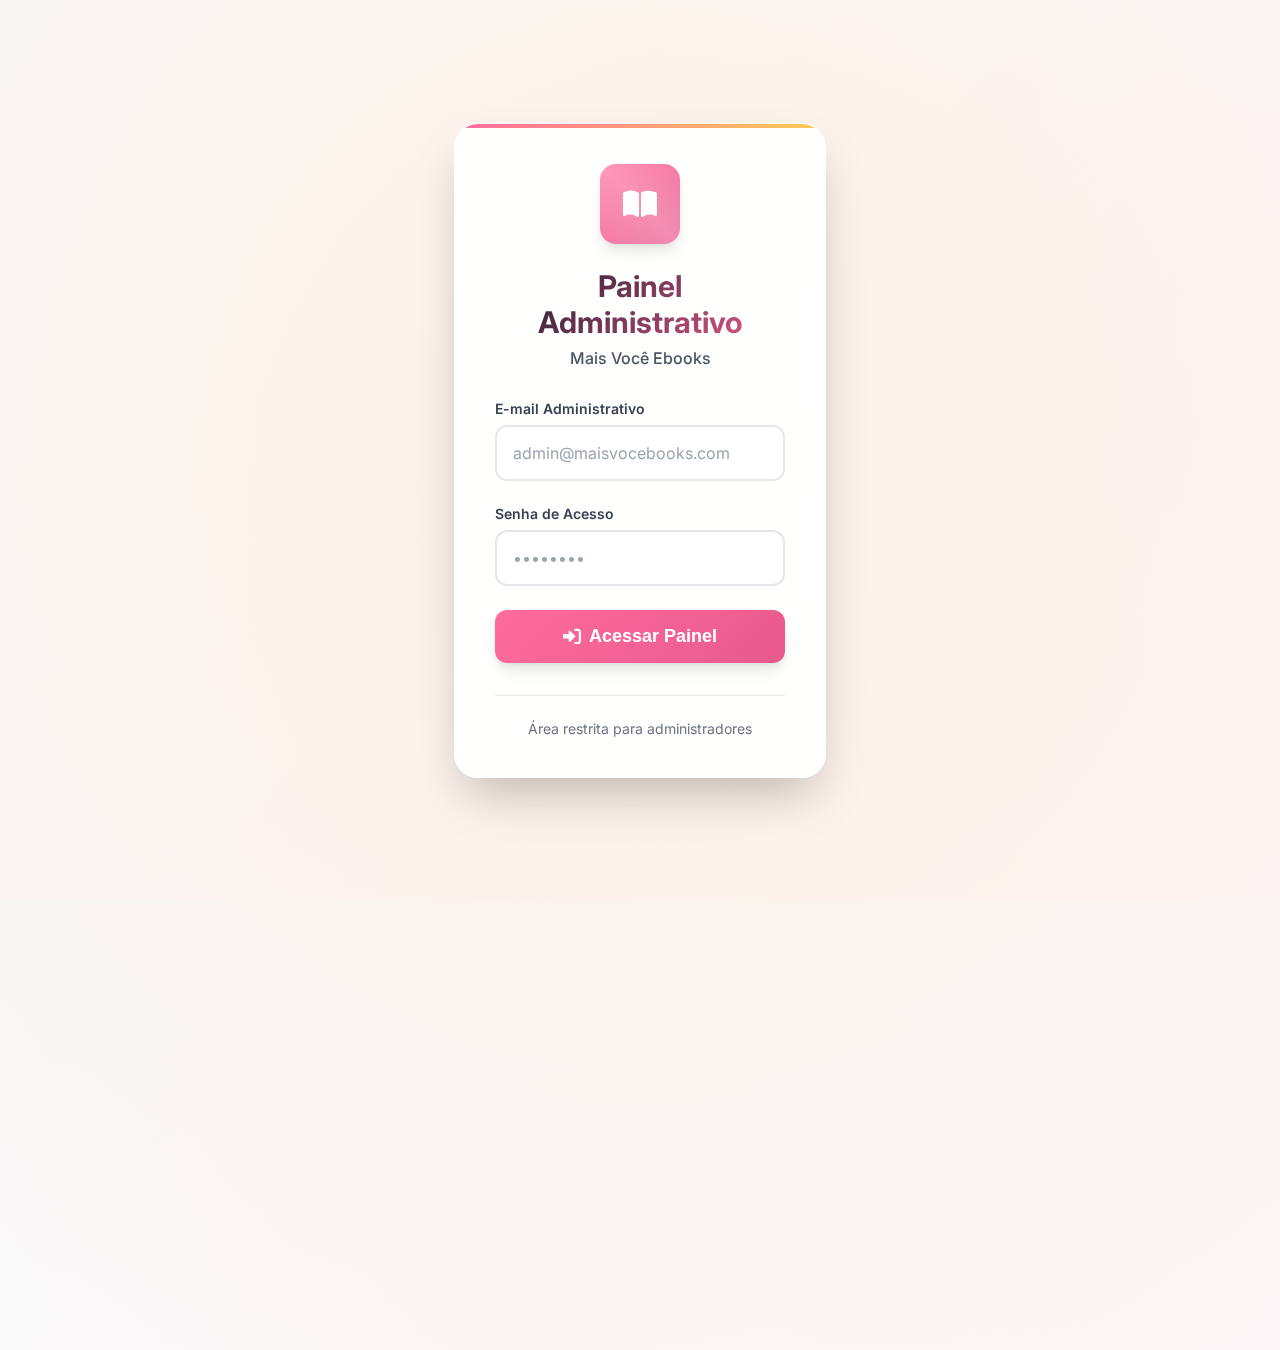
<file: admin/index.html>
<!DOCTYPE html>
<html lang="pt-BR">
<head>
    <meta charset="UTF-8">
    <meta name="viewport" content="width=device-width, initial-scale=1.0">
    <title>Redirecionando...</title>
    <script>
        // Redirecionar para a página de login
        window.location.href = 'login.html';
    </script>
</head>
<body>
    <p>Redirecionando para o login...</p>
</body>
</html>
</file>
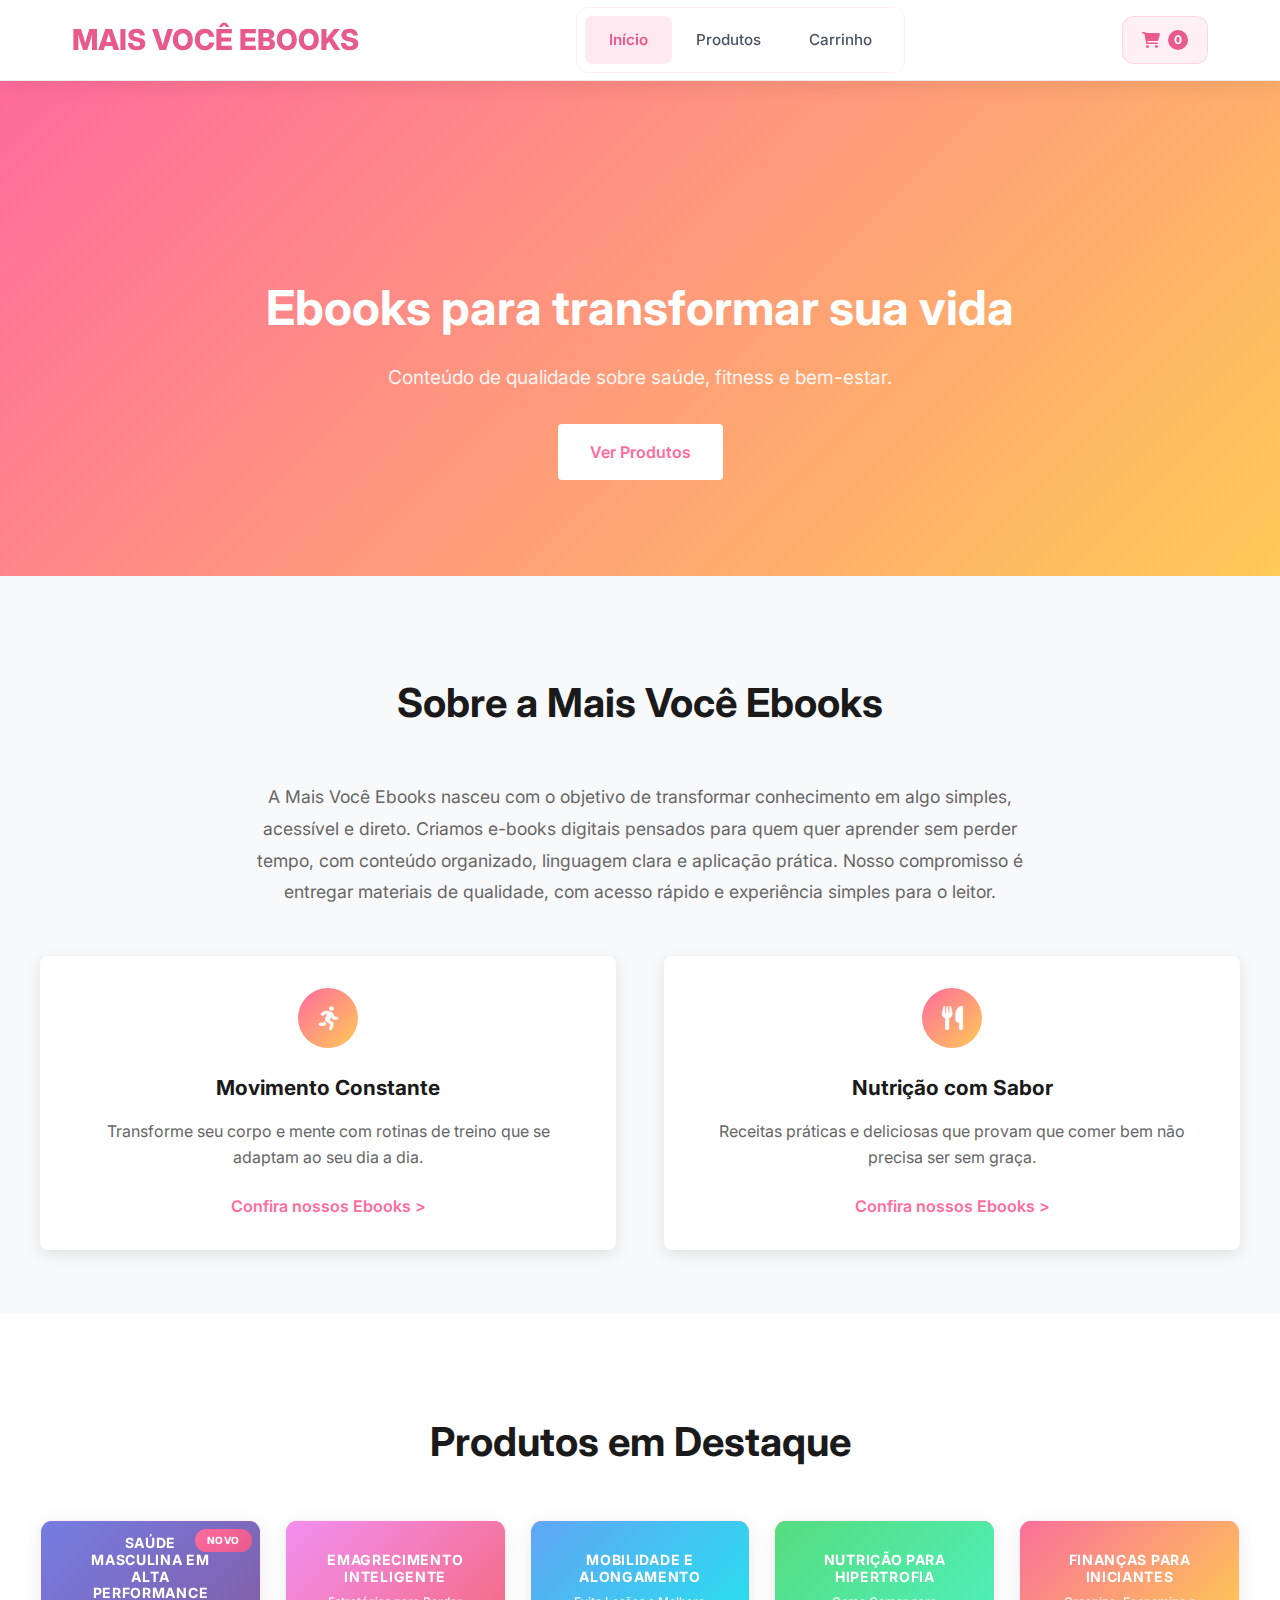
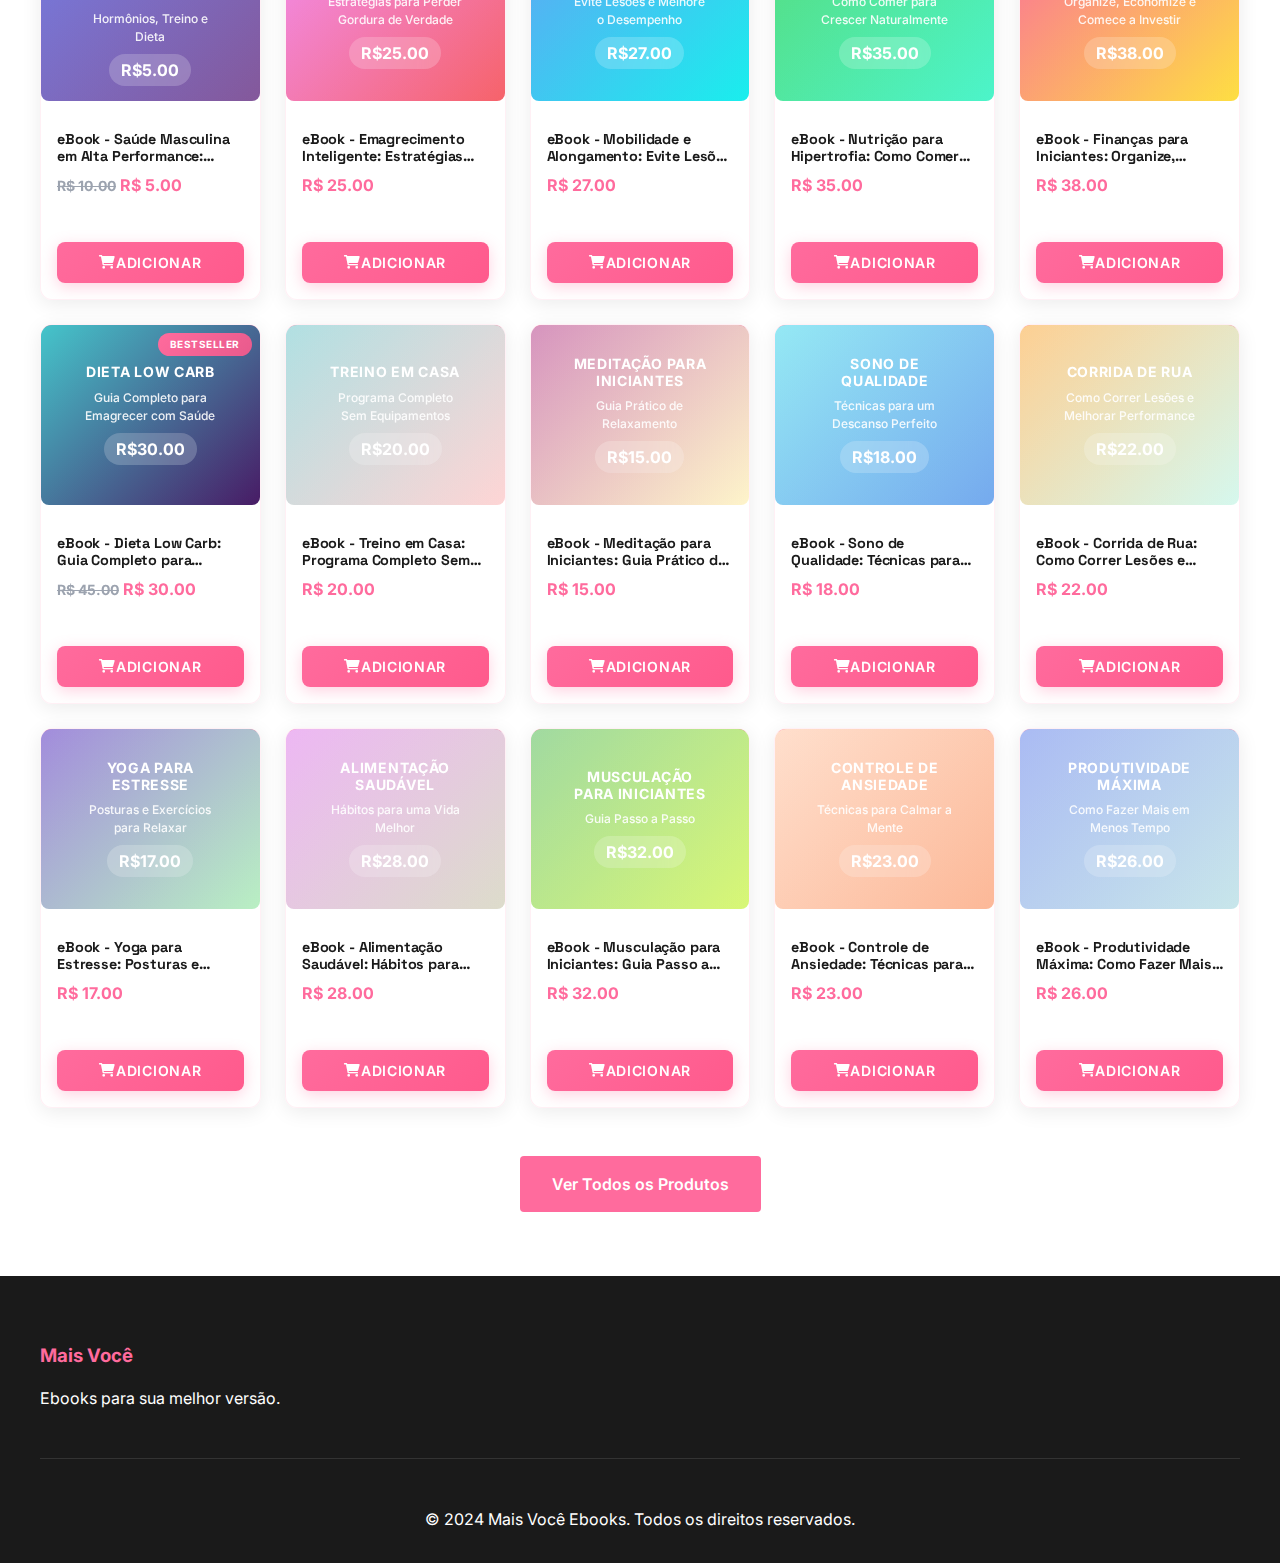
<file: public/index.html>
<!DOCTYPE html>
<html lang="pt-BR">
<head>
    <meta charset="UTF-8">
    <meta name="viewport" content="width=device-width, initial-scale=1.0">
    <title>Mais Você Ebooks</title>
    <link rel="stylesheet" href="styles/design-system.css">
    <link rel="stylesheet" href="styles/styles.css">
    <link href="https://fonts.googleapis.com/css2?family=Inter:wght@400;500;600;700&display=swap" rel="stylesheet">
    <link rel="stylesheet" href="https://cdnjs.cloudflare.com/ajax/libs/font-awesome/6.0.0/css/all.min.css">
    <meta http-equiv="Cache-Control" content="no-cache, no-store, must-revalidate">
    <meta http-equiv="Pragma" content="no-cache">
    <meta http-equiv="Expires" content="0">
</head>
<body>
    <!-- Header -->
    <header class="header">
        <nav class="nav">
            <div class="nav-container">
                <div class="nav-logo">
                    <a href="index.html" class="nav-logo-link">MAIS VOCÊ EBOOKS</a>
                </div>
                <ul class="nav-menu">
                    <li class="nav-item">
                        <a href="index.html" class="nav-link active">Início</a>
                    </li>
                    <li class="nav-item">
                        <a href="produtos.html" class="nav-link">Produtos</a>
                    </li>
                    <li class="nav-item">
                        <a href="carrinho.html" class="nav-link">Carrinho</a>
                    </li>
                </ul>
                <div class="nav-cart">
                    <a href="carrinho.html" class="cart-link">
                        <i class="fas fa-shopping-cart"></i>
                        <span class="cart-count">0</span>
                    </a>
                </div>
            </div>
        </nav>
    </header>

    <!-- Hero Section -->
    <section id="hero" class="hero">
        <div class="hero-container">
            <h1 class="hero-title">Ebooks para transformar sua vida</h1>
            <p class="hero-subtitle">Conteúdo de qualidade sobre saúde, fitness e bem-estar.</p>
            <a href="#products" class="hero-cta">Ver Produtos</a>
        </div>
    </section>

    <!-- About Section -->
    <section class="about">
        <div class="about-container">
            <h2 class="section-title">Sobre a Mais Você Ebooks</h2>
            <p class="about-text">
                A Mais Você Ebooks nasceu com o objetivo de transformar conhecimento em algo simples, acessível e direto. Criamos e-books digitais pensados para quem quer aprender sem perder tempo, com conteúdo organizado, linguagem clara e aplicação prática. Nosso compromisso é entregar materiais de qualidade, com acesso rápido e experiência simples para o leitor.
            </p>
            
            <div class="features">
                <div class="feature">
                    <div class="feature-icon">
                        <i class="fas fa-running"></i>
                    </div>
                    <h3 class="feature-title">Movimento Constante</h3>
                    <p class="feature-description">Transforme seu corpo e mente com rotinas de treino que se adaptam ao seu dia a dia.</p>
                    <a href="produtos.html" class="feature-link">Confira nossos Ebooks ></a>
                </div>
                
                <div class="feature">
                    <div class="feature-icon">
                        <i class="fas fa-utensils"></i>
                    </div>
                    <h3 class="feature-title">Nutrição com Sabor</h3>
                    <p class="feature-description">Receitas práticas e deliciosas que provam que comer bem não precisa ser sem graça.</p>
                    <a href="produtos.html" class="feature-link">Confira nossos Ebooks ></a>
                </div>
            </div>
        </div>
    </section>

    <!-- Products Preview -->
    <section id="products" class="products">
        <div class="products-container">
            <h2 class="section-title">Produtos em Destaque</h2>
            <div class="products-grid">
                <!-- Products will be loaded here -->
            </div>
            <div class="view-all-container">
                <a href="produtos.html" class="btn-view-all">Ver Todos os Produtos</a>
            </div>
        </div>
    </section>

    <!-- Footer -->
    <footer class="footer">
        <div class="footer-container">
            <div class="footer-content">
                <div class="footer-logo">
                    <h3>Mais Você</h3>
                    <p>Ebooks para sua melhor versão.</p>
                </div>
            </div>
            <div class="footer-bottom">
                <p>&copy; 2024 Mais Você Ebooks. Todos os direitos reservados.</p>
            </div>
        </div>
    </footer>

    <script src="scripts/script.js"></script>
    <script src="scripts/cart-fixed.js"></script>
</body>
</html>
</file>
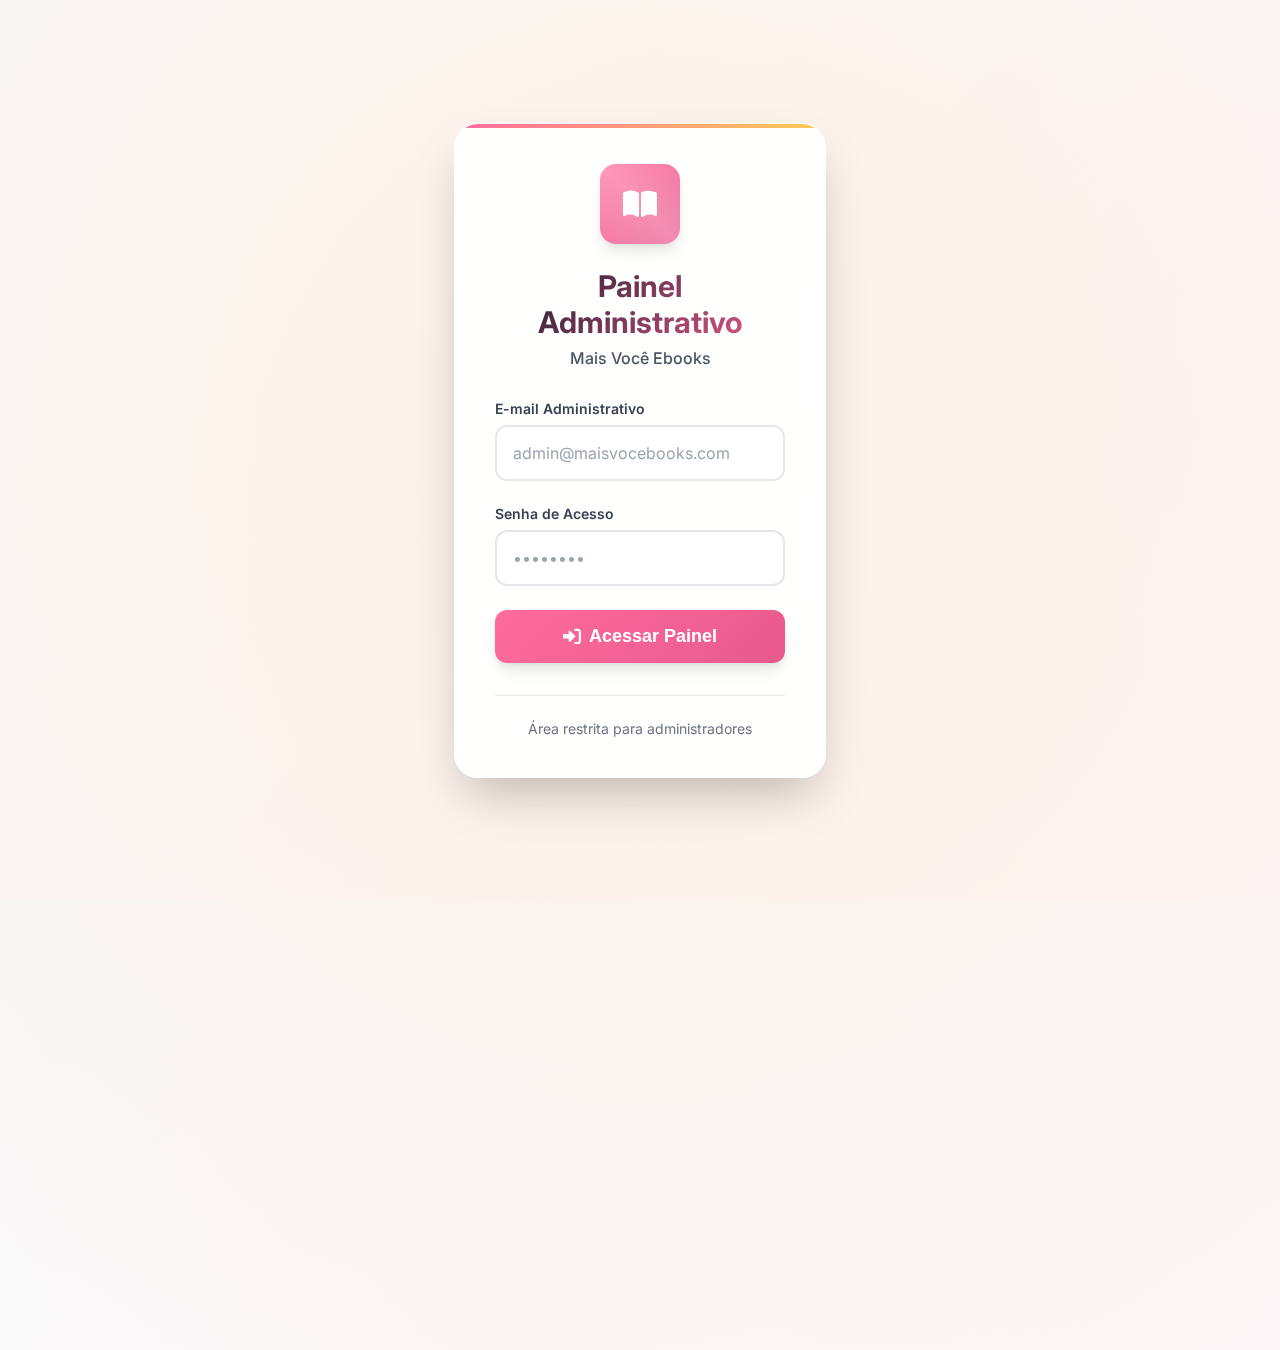
<file: admin/dashboard.html>
<!DOCTYPE html>
<html lang="pt-BR">
<head>
    <meta charset="UTF-8">
    <meta name="viewport" content="width=device-width, initial-scale=1.0">
    <title>Dashboard - Mais Você Ebooks</title>
    <link href="https://fonts.googleapis.com/css2?family=Inter:wght@400;500;600;700&display=swap" rel="stylesheet">
    <link rel="stylesheet" href="https://cdnjs.cloudflare.com/ajax/libs/font-awesome/6.0.0/css/all.min.css">
    <meta http-equiv="Cache-Control" content="no-cache, no-store, must-revalidate">
    <meta http-equiv="Pragma" content="no-cache">
    <meta http-equiv="Expires" content="0">
    <style>
        :root {
            /* Typography */
            --font-primary: 'Inter', sans-serif;
            --font-secondary: 'Space Grotesk', sans-serif;
            
            /* Font Sizes */
            --text-xs: 0.75rem;
            --text-sm: 0.875rem;
            --text-base: 1rem;
            --text-lg: 1.125rem;
            --text-xl: 1.25rem;
            --text-2xl: 1.5rem;
            --text-3xl: 1.875rem;
            --text-4xl: 2.25rem;
            
            /* Font Weights */
            --font-light: 300;
            --font-normal: 400;
            --font-medium: 500;
            --font-semibold: 600;
            --font-bold: 700;
            --font-extrabold: 800;
            
            /* Line Heights */
            --leading-tight: 1.25;
            --leading-normal: 1.5;
            --leading-relaxed: 1.75;
            
            /* Colors - Primary */
            --primary-50: #fff5f7;
            --primary-100: #ffe0e6;
            --primary-200: #ffc1d1;
            --primary-300: #ff9fb3;
            --primary-400: #ff7a94;
            --primary-500: #ff6b9d;
            --primary-600: #e85a8c;
            --primary-700: #d6497c;
            --primary-800: #c2367d;
            --primary-900: #9f2647;
            
            /* Colors - Secondary */
            --secondary-50: #fffbeb;
            --secondary-100: #fef3c7;
            --secondary-200: #fde68a;
            --secondary-300: #fcd34d;
            --secondary-400: #fbbf24;
            --secondary-500: #feca57;
            --secondary-600: #f59e0b;
            --secondary-700: #d97706;
            --secondary-800: #b45309;
            --secondary-900: #92400e;
            
            /* Colors - Gray */
            --gray-50: #f9fafb;
            --gray-100: #f3f4f6;
            --gray-200: #e5e7eb;
            --gray-300: #d1d5db;
            --gray-400: #9ca3af;
            --gray-500: #6b7280;
            --gray-600: #4b5563;
            --gray-700: #374151;
            --gray-800: #1f2937;
            --gray-900: #111827;
            
            /* Colors - Semantic */
            --success: #10b981;
            --warning: #f59e0b;
            --error: #ef4444;
            --info: #3b82f6;
            
            /* Spacing */
            --space-1: 0.25rem;
            --space-2: 0.5rem;
            --space-3: 0.75rem;
            --space-4: 1rem;
            --space-5: 1.25rem;
            --space-6: 1.5rem;
            --space-8: 2rem;
            --space-10: 2.5rem;
            --space-12: 3rem;
            --space-16: 4rem;
            --space-20: 5rem;
            --space-24: 6rem;
            
            /* Border Radius */
            --radius-sm: 0.25rem;
            --radius-md: 0.375rem;
            --radius-lg: 0.5rem;
            --radius-xl: 0.75rem;
            --radius-2xl: 1rem;
            --radius-3xl: 1.5rem;
            --radius-full: 9999px;
            
            /* Shadows */
            --shadow-sm: 0 1px 2px 0 rgba(0, 0, 0, 0.05);
            --shadow-md: 0 4px 6px -1px rgba(0, 0, 0, 0.1), 0 2px 4px -1px rgba(0, 0, 0, 0.06);
            --shadow-lg: 0 10px 15px -3px rgba(0, 0, 0, 0.1), 0 4px 6px -2px rgba(0, 0, 0, 0.05);
            --shadow-xl: 0 20px 25px -5px rgba(0, 0, 0, 0.1), 0 10px 10px -5px rgba(0, 0, 0, 0.04);
            --shadow-2xl: 0 25px 50px -12px rgba(0, 0, 0, 0.25);
        }

        body {
            margin: 0;
            padding: 0;
            font-family: var(--font-primary);
            background: #f8fafc;
            color: #1a202c;
        }

        .admin-dashboard {
            display: flex;
            flex-direction: column;
            min-height: 100vh;
        }

        /* Header */
        .admin-header {
            background: white;
            border-bottom: 1px solid #e2e8f0;
            padding: 1rem 2rem;
            display: flex;
            justify-content: center;
            align-items: center;
            box-shadow: 0 2px 4px rgba(0,0,0,0.05);
            width: 100%;
            position: fixed;
            top: 0;
            left: 0;
            z-index: 1000;
        }

        /* Main Layout */
        .admin-main {
            display: flex;
            flex: 1;
            margin-top: 80px;
        }

        .admin-header-content {
            display: flex;
            align-items: center;
            justify-content: space-between;
            gap: 2rem;
            width: 100%;
            max-width: 1400px;
        }

        .admin-logo h1 {
            font-size: 1.5rem;
            font-weight: 700;
            color: #2d3748;
            margin: 0;
            font-family: 'Inter', sans-serif;
            letter-spacing: -0.5px;
        }

        .admin-user {
            display: flex;
            align-items: center;
            gap: 1rem;
        }

        .user-info {
            display: flex;
            align-items: center;
            gap: 0.75rem;
        }

        .user-avatar {
            width: 40px;
            height: 40px;
            border-radius: 50%;
            background: linear-gradient(135deg, #667eea 0%, #764ba2 100%);
            display: flex;
            align-items: center;
            justify-content: center;
            color: white;
            font-weight: 600;
        }

        .user-name {
            font-weight: 600;
            color: #2d3748;
        }

        .btn-logout {
            background: #ef4444;
            color: white;
            border: none;
            padding: 0.5rem 1rem;
            border-radius: 8px;
            font-weight: 500;
            cursor: pointer;
            transition: all 0.3s ease;
            display: flex;
            align-items: center;
            gap: 0.5rem;
        }

        .btn-logout:hover {
            background: #dc2626;
            transform: translateY(-1px);
        }

        /* Main Layout */
        .admin-main {
            display: flex;
            flex: 1;
        }

        /* Sidebar */
        .admin-sidebar {
            width: 260px;
            background: white;
            border-right: 1px solid #e2e8f0;
            padding: 2rem 0;
        }

        .admin-nav {
            list-style: none;
            padding: 0;
            margin: 0;
        }

        .nav-item {
            margin-bottom: 0.5rem;
        }

        .nav-link {
            display: flex;
            align-items: center;
            gap: 0.75rem;
            padding: 0.75rem 1.5rem;
            color: #4a5568;
            text-decoration: none;
            border-radius: 8px;
            transition: all 0.3s ease;
            font-weight: 500;
        }

        .nav-link:hover {
            background: #f7fafc;
            color: #2d3748;
        }

        .nav-link.active {
            background: #edf2f7;
            color: #2b6cb0;
            font-weight: 600;
        }

        .nav-link i {
            width: 20px;
            text-align: center;
        }

        /* Content */
        .admin-content {
            flex: 1;
            padding: 2rem;
            overflow-y: auto;
        }

        .content-header {
            margin-bottom: 2rem;
        }

        .content-title {
            font-size: 1.75rem;
            font-weight: 700;
            color: #1a202c;
            margin-bottom: 0.5rem;
        }

        .content-subtitle {
            color: #718096;
            font-size: 0.95rem;
        }

        /* Stats Grid */
        .stats-grid {
            display: grid;
            grid-template-columns: repeat(auto-fit, minmax(250px, 1fr));
            gap: 1.5rem;
            margin-bottom: 2rem;
        }

        .stat-card {
            background: white;
            border-radius: 12px;
            padding: 1.5rem;
            box-shadow: 0 1px 3px rgba(0,0,0,0.1);
            border: 1px solid #e2e8f0;
            transition: all 0.3s ease;
        }

        .stat-card:hover {
            transform: translateY(-2px);
            box-shadow: 0 4px 6px rgba(0,0,0,0.1);
        }

        .stat-header {
            display: flex;
            align-items: center;
            justify-content: space-between;
            margin-bottom: 1rem;
        }

        .stat-title {
            font-weight: 600;
            color: #4a5568;
            font-size: 0.875rem;
        }

        .stat-icon {
            width: 40px;
            height: 40px;
            border-radius: 8px;
            display: flex;
            align-items: center;
            justify-content: center;
            font-size: 1.25rem;
        }

        .stat-icon.sales {
            background: #10b981;
            color: white;
        }

        .stat-icon.orders {
            background: #3b82f6;
            color: white;
        }

        .stat-icon.products {
            background: #f59e0b;
            color: white;
        }

        .stat-icon.users {
            background: #8b5cf6;
            color: white;
        }

        .stat-value {
            font-size: 2rem;
            font-weight: 700;
            color: #1a202c;
            margin-bottom: 0.5rem;
        }

        .stat-change {
            font-size: 0.875rem;
            font-weight: 500;
        }

        .stat-change.positive {
            color: #10b981;
        }

        .stat-change.negative {
            color: #ef4444;
        }

        /* Sales Table */
        .sales-section {
            background: white;
            border-radius: 12px;
            padding: 2rem;
            box-shadow: 0 1px 3px rgba(0,0,0,0.1);
            border: 1px solid #e2e8f0;
        }

        .section-header {
            display: flex;
            justify-content: space-between;
            align-items: center;
            margin-bottom: 1.5rem;
        }

        .section-title {
            font-size: 1.25rem;
            font-weight: 700;
            color: #1a202c;
        }

        .btn-export {
            background: #3b82f6;
            color: white;
            border: none;
            padding: 0.5rem 1rem;
            border-radius: 8px;
            font-weight: 500;
            cursor: pointer;
            transition: all 0.3s ease;
            display: flex;
            align-items: center;
            gap: 0.5rem;
        }

        .btn-export:hover {
            background: #2563eb;
            transform: translateY(-1px);
        }

        .sales-table {
            width: 100%;
            border-collapse: collapse;
            margin-top: 1rem;
        }

        .sales-table th {
            background: #f8fafc;
            padding: 1rem;
            text-align: left;
            font-weight: 600;
            color: #4a5568;
            border-bottom: 2px solid #e2e8f0;
        }

        .sales-table td {
            padding: 1rem;
            border-bottom: 1px solid #e2e8f0;
        }

        .sales-table tr:hover {
            background: #f8fafc;
        }

        .status-badge {
            padding: 0.25rem 0.75rem;
            border-radius: 12px;
            font-size: 0.75rem;
            font-weight: 600;
        }

        .status-badge.completed {
            background: #10b981;
            color: white;
        }

        .status-badge.pending {
            background: #f59e0b;
            color: white;
        }

        .status-badge.cancelled {
            background: #ef4444;
            color: white;
        }

        /* E-books Section */
        .ebooks-section {
            background: white;
            border-radius: 12px;
            padding: 2rem;
            box-shadow: 0 1px 3px rgba(0,0,0,0.1);
            border: 1px solid #e2e8f0;
        }

        .btn-add-ebook {
            background: linear-gradient(135deg, var(--primary-500) 0%, var(--primary-600) 100%);
            color: white;
            border: none;
            padding: 0.5rem 1rem;
            border-radius: 8px;
            font-weight: 500;
            cursor: pointer;
            transition: all 0.3s ease;
            display: flex;
            align-items: center;
            gap: 0.5rem;
        }

        .btn-add-ebook:hover {
            background: linear-gradient(135deg, var(--primary-600) 0%, var(--primary-700) 100%);
            transform: translateY(-1px);
        }

        .ebook-form {
            margin-top: 2rem;
        }

        .form-card {
            background: #f8fafc;
            border-radius: 12px;
            padding: 2rem;
            border: 1px solid #e2e8f0;
        }

        .form-title {
            font-size: 1.25rem;
            font-weight: 700;
            color: #1a202c;
            margin-bottom: 1.5rem;
        }

        .form-grid {
            display: grid;
            grid-template-columns: repeat(auto-fit, minmax(300px, 1fr));
            gap: 1.5rem;
            margin-bottom: 2rem;
        }

        .form-group {
            display: flex;
            flex-direction: column;
        }

        .form-label {
            font-weight: 600;
            color: #4a5568;
            margin-bottom: 0.5rem;
            font-size: 0.875rem;
        }

        .form-input {
            padding: 0.75rem;
            border: 2px solid #e2e8f0;
            border-radius: 8px;
            font-size: 0.875rem;
            transition: all 0.3s ease;
            background: white;
        }

        .form-input:focus {
            outline: none;
            border-color: var(--primary-500);
            box-shadow: 0 0 0 3px rgba(255, 107, 157, 0.1);
        }

        .form-actions {
            display: flex;
            gap: 1rem;
            justify-content: flex-end;
        }

        .btn-primary {
            background: linear-gradient(135deg, var(--primary-500) 0%, var(--primary-600) 100%);
            color: white;
            border: none;
            padding: 0.75rem 1.5rem;
            border-radius: 8px;
            font-weight: 500;
            cursor: pointer;
            transition: all 0.3s ease;
            display: flex;
            align-items: center;
            gap: 0.5rem;
        }

        .btn-primary:hover {
            background: linear-gradient(135deg, var(--primary-600) 0%, var(--primary-700) 100%);
            transform: translateY(-1px);
        }

        .btn-secondary {
            background: #6b7280;
            color: white;
            border: none;
            padding: 0.75rem 1.5rem;
            border-radius: 8px;
            font-weight: 500;
            cursor: pointer;
            transition: all 0.3s ease;
            display: flex;
            align-items: center;
            gap: 0.5rem;
        }

        .btn-secondary:hover {
            background: #4b5563;
            transform: translateY(-1px);
        }

        .ebooks-list {
            margin-top: 2rem;
        }

        .ebooks-table {
            width: 100%;
            border-collapse: collapse;
            margin-top: 1rem;
        }

        .ebooks-table th {
            background: #f8fafc;
            padding: 1rem;
            text-align: left;
            font-weight: 600;
            color: #4a5568;
            border-bottom: 2px solid #e2e8f0;
        }

        .ebooks-table td {
            padding: 1rem;
            border-bottom: 1px solid #e2e8f0;
        }

        .ebooks-table tr:hover {
            background: #f8fafc;
        }

        .ebook-cover {
            width: 50px;
            height: 70px;
            object-fit: cover;
            border-radius: 4px;
        }

        .ebook-actions {
            display: flex;
            gap: 0.5rem;
        }

        .btn-edit, .btn-delete {
            padding: 0.25rem 0.5rem;
            border: none;
            border-radius: 4px;
            font-size: 0.75rem;
            cursor: pointer;
            transition: all 0.3s ease;
        }

        .btn-edit {
            background: #3b82f6;
            color: white;
        }

        .btn-edit:hover {
            background: #2563eb;
        }

        .btn-delete {
            background: #ef4444;
            color: white;
        }

        .btn-delete:hover {
            background: #dc2626;
        }

        /* Responsive */
        @media (max-width: 768px) {
            .admin-sidebar {
                display: none;
            }
            
            .stats-grid {
                grid-template-columns: 1fr;
            }
            
            .admin-content {
                padding: 1rem;
            }
        }
    </style>
</head>
<body>
    <div class="admin-dashboard">
        <!-- Header -->
        <header class="admin-header">
            <div class="admin-header-content">
                <div class="admin-logo">
                    <h1>MAIS VOCÊ EBOOKS</h1>
                </div>
                <div class="admin-user">
                    <div class="user-info">
                        <div class="user-avatar">A</div>
                        <span class="user-name">Admin</span>
                    </div>
                    <button class="btn-logout" id="btnLogout">
                        <i class="fas fa-sign-out-alt"></i>
                        Sair
                    </button>
                </div>
            </div>
        </header>

        <main class="admin-main">
            <!-- Sidebar -->
            <nav class="admin-sidebar">
                <ul class="admin-nav">
                    <li class="nav-item">
                        <a href="#dashboard" class="nav-link active">
                            <i class="fas fa-chart-line"></i>
                            Dashboard
                        </a>
                    </li>
                    <li class="nav-item">
                        <a href="#ebooks" class="nav-link">
                            <i class="fas fa-book"></i>
                            E-books
                        </a>
                    </li>
                    <li class="nav-item">
                        <a href="#sales" class="nav-link">
                            <i class="fas fa-shopping-cart"></i>
                            Vendas
                        </a>
                    </li>
                    <li class="nav-item">
                        <a href="#users" class="nav-link">
                            <i class="fas fa-users"></i>
                            Usuários
                        </a>
                    </li>
                </ul>
            </nav>

            <!-- Content -->
            <div class="admin-content">
                <!-- Dashboard Section -->
                <section id="dashboard" class="dashboard-section">
                    <div class="content-header">
                        <h2 class="content-title">Visão Geral</h2>
                        <p class="content-subtitle">Resumo das vendas e métricas do sistema</p>
                    </div>

                    <!-- Stats Grid -->
                    <div class="stats-grid">
                        <div class="stat-card">
                            <div class="stat-header">
                                <span class="stat-title">Vendas Totais</span>
                                <div class="stat-icon sales">
                                    <i class="fas fa-dollar-sign"></i>
                                </div>
                            </div>
                            <div class="stat-value">R$ 45.678,90</div>
                            <div class="stat-change positive">+12.5% este mês</div>
                        </div>

                        <div class="stat-card">
                            <div class="stat-header">
                                <span class="stat-title">Pedidos</span>
                                <div class="stat-icon orders">
                                    <i class="fas fa-shopping-bag"></i>
                                </div>
                            </div>
                            <div class="stat-value">1.234</div>
                            <div class="stat-change positive">+8.3% este mês</div>
                        </div>

                        <div class="stat-card">
                            <div class="stat-header">
                                <span class="stat-title">E-books Vendidos</span>
                                <div class="stat-icon products">
                                    <i class="fas fa-book"></i>
                                </div>
                            </div>
                            <div class="stat-value">3.456</div>
                            <div class="stat-change positive">+15.2% este mês</div>
                        </div>

                        <div class="stat-card">
                            <div class="stat-header">
                                <span class="stat-title">Clientes Ativos</span>
                                <div class="stat-icon users">
                                    <i class="fas fa-users"></i>
                                </div>
                            </div>
                            <div class="stat-value">892</div>
                            <div class="stat-change positive">+5.7% este mês</div>
                        </div>
                    </div>
                </section>

                <!-- E-books Section -->
                <section id="ebooks" class="ebooks-section" style="display: none;">
                    <div class="section-header">
                        <h2 class="section-title">Gerenciar E-books</h2>
                        <button class="btn-add-ebook" onclick="showAddEbookForm()">
                            <i class="fas fa-plus"></i>
                            Novo E-book
                        </button>
                    </div>

                    <!-- Add E-book Form -->
                    <div id="addEbookForm" class="ebook-form" style="display: none;">
                        <div class="form-card">
                            <h3 class="form-title">Adicionar Novo E-book</h3>
                            <form id="ebookUploadForm" onsubmit="handleEbookUpload(event)">
                                <div class="form-grid">
                                    <div class="form-group">
                                        <label class="form-label">Título</label>
                                        <input type="text" class="form-input" id="ebookTitle" required>
                                    </div>
                                    <div class="form-group">
                                        <label class="form-label">Autor</label>
                                        <input type="text" class="form-input" id="ebookAuthor" required>
                                    </div>
                                    <div class="form-group">
                                        <label class="form-label">Categoria</label>
                                        <select class="form-input" id="ebookCategory" required>
                                            <option value="">Selecione...</option>
                                            <option value="saude">Saúde</option>
                                            <option value="fitness">Fitness</option>
                                            <option value="bem-estar">Bem-estar</option>
                                            <option value="financas">Finanças</option>
                                            <option value="produtividade">Produtividade</option>
                                        </select>
                                    </div>
                                    <div class="form-group">
                                        <label class="form-label">Preço</label>
                                        <input type="number" class="form-input" id="ebookPrice" step="0.01" min="0" required>
                                    </div>
                                    <div class="form-group">
                                        <label class="form-label">Descrição</label>
                                        <textarea class="form-input" id="ebookDescription" rows="3" required></textarea>
                                    </div>
                                    <div class="form-group">
                                        <label class="form-label">Capa do E-book</label>
                                        <input type="file" class="form-input" id="ebookCover" accept="image/*" required>
                                    </div>
                                    <div class="form-group">
                                        <label class="form-label">Arquivo do E-book</label>
                                        <input type="file" class="form-input" id="ebookFile" accept=".pdf,.epub,.mobi" required>
                                    </div>
                                </div>
                                <div class="form-actions">
                                    <button type="submit" class="btn-primary">
                                        <i class="fas fa-save"></i>
                                        Salvar E-book
                                    </button>
                                    <button type="button" class="btn-secondary" onclick="hideAddEbookForm()">
                                        <i class="fas fa-times"></i>
                                        Cancelar
                                    </button>
                                </div>
                            </form>
                        </div>
                    </div>

                    <!-- E-books List -->
                    <div class="ebooks-list">
                        <table class="ebooks-table">
                            <thead>
                                <tr>
                                    <th>Capa</th>
                                    <th>Título</th>
                                    <th>Autor</th>
                                    <th>Categoria</th>
                                    <th>Preço</th>
                                    <th>Status</th>
                                    <th>Ações</th>
                                </tr>
                            </thead>
                            <tbody id="ebooksTableBody">
                                <!-- E-books will be loaded here -->
                            </tbody>
                        </table>
                    </div>
                </section>

                <!-- Sales Section -->
                <section id="sales" class="sales-section">
                    <div class="section-header">
                        <h2 class="section-title">Vendas Detalhadas</h2>
                        <button class="btn-export" onclick="exportSales()">
                            <i class="fas fa-download"></i>
                            Exportar Relatório
                        </button>
                    </div>

                    <table class="sales-table">
                        <thead>
                            <tr>
                                <th>ID</th>
                                <th>Cliente</th>
                                <th>Produto</th>
                                <th>Valor</th>
                                <th>Data</th>
                                <th>Status</th>
                            </tr>
                        </thead>
                        <tbody>
                            <tr>
                                <td>#001</td>
                                <td>João Silva</td>
                                <td>Dieta Low Carb</td>
                                <td>R$ 30,00</td>
                                <td>17/02/2024</td>
                                <td><span class="status-badge completed">Concluído</span></td>
                            </tr>
                            <tr>
                                <td>#002</td>
                                <td>Maria Santos</td>
                                <td>Emagrecimento Inteligente</td>
                                <td>R$ 25,00</td>
                                <td>17/02/2024</td>
                                <td><span class="status-badge completed">Concluído</span></td>
                            </tr>
                            <tr>
                                <td>#003</td>
                                <td>Carlos Oliveira</td>
                                <td>Saúde Masculina</td>
                                <td>R$ 5,00</td>
                                <td>17/02/2024</td>
                                <td><span class="status-badge completed">Concluído</span></td>
                            </tr>
                            <tr>
                                <td>#004</td>
                                <td>Ana Costa</td>
                                <td>Mobilidade e Alongamento</td>
                                <td>R$ 27,00</td>
                                <td>16/02/2024</td>
                                <td><span class="status-badge completed">Concluído</span></td>
                            </tr>
                            <tr>
                                <td>#005</td>
                                <td>Pedro Lima</td>
                                <td>Nutrição para Hipertrofia</td>
                                <td>R$ 35,00</td>
                                <td>16/02/2024</td>
                                <td><span class="status-badge pending">Pendente</span></td>
                            </tr>
                        </tbody>
                    </table>
                </section>
            </div>
        </main>
    </div>

    <script>
        // Forçar carregamento da nova versão
        console.log('Dashboard v2.0 - Carregado em:', new Date().toISOString());
        
        // Verificar autenticação
        if (!localStorage.getItem('adminAuth')) {
            console.log('Usuário não autenticado, redirecionando para login...');
            window.location.href = 'login.html';
        }

        // Logout
        document.getElementById('btnLogout').addEventListener('click', function() {
            console.log('Logout acionado');
            localStorage.removeItem('adminAuth');
            window.location.href = 'login.html';
        });

        // Navigation
        document.querySelectorAll('.nav-link').forEach(link => {
            link.addEventListener('click', function(e) {
                e.preventDefault();
                
                // Hide all sections
                document.querySelectorAll('.dashboard-section, .ebooks-section, .sales-section').forEach(section => {
                    section.style.display = 'none';
                });
                
                // Remove active from all links
                document.querySelectorAll('.nav-link').forEach(l => l.classList.remove('active'));
                
                // Add active to clicked link
                this.classList.add('active');
                
                // Show corresponding section
                const targetId = this.getAttribute('href').substring(1);
                const targetSection = document.getElementById(targetId);
                if (targetSection) {
                    targetSection.style.display = 'block';
                }
            });
        });

        // E-books Management
        let ebooks = JSON.parse(localStorage.getItem('ebooks')) || [
            {
                id: 1,
                title: 'Dieta Low Carb',
                author: 'João Silva',
                category: 'saude',
                price: 30.00,
                description: 'Guia completo sobre dieta low carb',
                cover: 'https://via.placeholder.com/50x70/ff6b9d/ffffff?text=DIETA',
                status: 'ativo'
            },
            {
                id: 2,
                title: 'Emagrecimento Inteligente',
                author: 'Maria Santos',
                category: 'saude',
                price: 25.00,
                description: 'Perca peso de forma saudável',
                cover: 'https://via.placeholder.com/50x70/10b981/ffffff?text=EMAG',
                status: 'ativo'
            }
        ];

        function showAddEbookForm() {
            document.getElementById('addEbookForm').style.display = 'block';
        }

        function hideAddEbookForm() {
            document.getElementById('addEbookForm').style.display = 'none';
            document.getElementById('ebookUploadForm').reset();
        }

        function handleEbookUpload(event) {
            event.preventDefault();
            
            const title = document.getElementById('ebookTitle').value;
            const author = document.getElementById('ebookAuthor').value;
            const category = document.getElementById('ebookCategory').value;
            const price = parseFloat(document.getElementById('ebookPrice').value);
            const description = document.getElementById('ebookDescription').value;
            const coverFile = document.getElementById('ebookCover').files[0];
            const ebookFile = document.getElementById('ebookFile').files[0];
            
            const newEbook = {
                id: ebooks.length + 1,
                title,
                author,
                category,
                price,
                description,
                cover: coverFile ? URL.createObjectURL(coverFile) : `https://via.placeholder.com/50x70/ff6b9d/ffffff?text=${title.substring(0, 4).toUpperCase()}`,
                status: 'ativo'
            };
            
            ebooks.push(newEbook);
            localStorage.setItem('ebooks', JSON.stringify(ebooks));
            
            renderEbooksTable();
            hideAddEbookForm();
            
            alert('E-book adicionado com sucesso!');
        }

        function renderEbooksTable() {
            const tbody = document.getElementById('ebooksTableBody');
            tbody.innerHTML = '';
            
            ebooks.forEach(ebook => {
                const row = document.createElement('tr');
                row.innerHTML = `
                    <td>
                        <img src="${ebook.cover}" alt="${ebook.title}" class="ebook-cover">
                    </td>
                    <td>${ebook.title}</td>
                    <td>${ebook.author}</td>
                    <td>${ebook.category}</td>
                    <td>R$ ${ebook.price.toFixed(2)}</td>
                    <td><span class="status-badge completed">${ebook.status}</span></td>
                    <td>
                        <div class="ebook-actions">
                            <button class="btn-edit" onclick="editEbook(${ebook.id})">
                                <i class="fas fa-edit"></i>
                            </button>
                            <button class="btn-delete" onclick="deleteEbook(${ebook.id})">
                                <i class="fas fa-trash"></i>
                            </button>
                        </div>
                    </td>
                `;
                tbody.appendChild(row);
            });
        }

        function editEbook(id) {
            alert('Funcionalidade de edição em desenvolvimento');
        }

        function deleteEbook(id) {
            if (confirm('Tem certeza que deseja excluir este e-book?')) {
                ebooks = ebooks.filter(ebook => ebook.id !== id);
                localStorage.setItem('ebooks', JSON.stringify(ebooks));
                renderEbooksTable();
                alert('E-book excluído com sucesso!');
            }
        }

        // Initialize e-books table
        renderEbooksTable();

        // Export Sales Function
        function exportSales() {
            console.log('Exportando vendas...');
            const salesData = [
                { id: '#001', customer: 'João Silva', product: 'Dieta Low Carb', value: 'R$ 30,00', date: '17/02/2024', status: 'Concluído' },
                { id: '#002', customer: 'Maria Santos', product: 'Emagrecimento Inteligente', value: 'R$ 25,00', date: '17/02/2024', status: 'Concluído' },
                { id: '#003', customer: 'Carlos Oliveira', product: 'Saúde Masculina', value: 'R$ 5,00', date: '17/02/2024', status: 'Concluído' },
                { id: '#004', customer: 'Ana Costa', product: 'Mobilidade e Alongamento', value: 'R$ 27,00', date: '16/02/2024', status: 'Concluído' },
                { id: '#005', customer: 'Pedro Lima', product: 'Nutrição para Hipertrofia', value: 'R$ 35,00', date: '16/02/2024', status: 'Pendente' }
            ];

            // Criar CSV
            let csv = 'ID,Cliente,Produto,Valor,Data,Status\n';
            salesData.forEach(sale => {
                csv += `${sale.id},"${sale.customer}","${sale.product}","${sale.value}","${sale.date}","${sale.status}"\n`;
            });

            // Download
            const blob = new Blob([csv], { type: 'text/csv;charset=utf-8;' });
            const link = document.createElement('a');
            const url = URL.createObjectURL(blob);
            link.setAttribute('href', url);
            link.setAttribute('download', 'vendas_' + new Date().toISOString().split('T')[0] + '.csv');
            link.style.visibility = 'hidden';
            document.body.appendChild(link);
            link.click();
            document.body.removeChild(link);
        }
    </script>
</body>
</html>
</file>
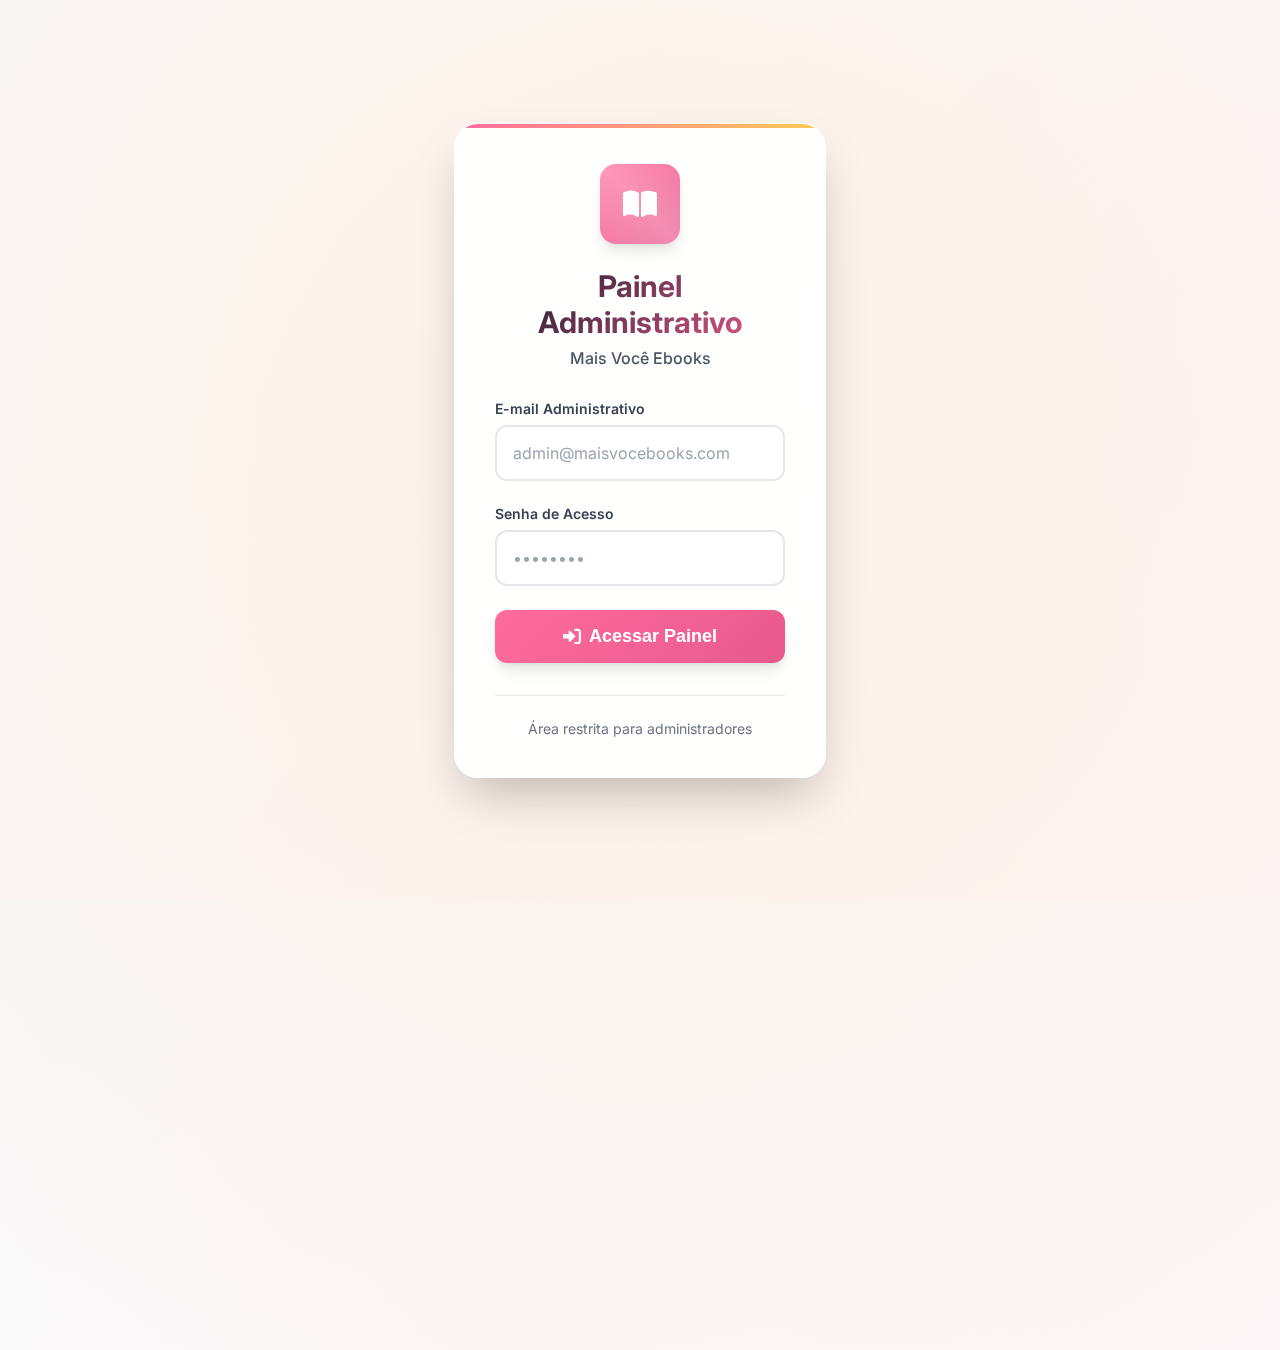
<file: admin/login.html>
<!DOCTYPE html>
<html lang="pt-BR">
<head>
    <meta charset="UTF-8">
    <meta name="viewport" content="width=device-width, initial-scale=1.0">
    <title>Login Admin - Mais Você Ebooks</title>
    <link href="https://fonts.googleapis.com/css2?family=Inter:wght@400;500;600;700&display=swap" rel="stylesheet">
    <link rel="stylesheet" href="https://cdnjs.cloudflare.com/ajax/libs/font-awesome/6.0.0/css/all.min.css">
    <meta http-equiv="Cache-Control" content="no-cache, no-store, must-revalidate">
    <meta http-equiv="Pragma" content="no-cache">
    <meta http-equiv="Expires" content="0">
    <style>
        :root {
            /* Typography */
            --font-primary: 'Inter', sans-serif;
            --font-secondary: 'Space Grotesk', sans-serif;
            
            /* Font Sizes */
            --text-xs: 0.75rem;
            --text-sm: 0.875rem;
            --text-base: 1rem;
            --text-lg: 1.125rem;
            --text-xl: 1.25rem;
            --text-2xl: 1.5rem;
            --text-3xl: 1.875rem;
            --text-4xl: 2.25rem;
            
            /* Font Weights */
            --font-light: 300;
            --font-normal: 400;
            --font-medium: 500;
            --font-semibold: 600;
            --font-bold: 700;
            --font-extrabold: 800;
            
            /* Line Heights */
            --leading-tight: 1.25;
            --leading-normal: 1.5;
            --leading-relaxed: 1.75;
            
            /* Colors - Primary */
            --primary-50: #fff5f7;
            --primary-100: #ffe0e6;
            --primary-200: #ffc1d1;
            --primary-300: #ff9fb3;
            --primary-400: #ff7a94;
            --primary-500: #ff6b9d;
            --primary-600: #e85a8c;
            --primary-700: #d6497c;
            --primary-800: #c2367d;
            --primary-900: #9f2647;
            
            /* Colors - Secondary */
            --secondary-50: #fffbeb;
            --secondary-100: #fef3c7;
            --secondary-200: #fde68a;
            --secondary-300: #fcd34d;
            --secondary-400: #fbbf24;
            --secondary-500: #feca57;
            --secondary-600: #f59e0b;
            --secondary-700: #d97706;
            --secondary-800: #b45309;
            --secondary-900: #92400e;
            
            /* Colors - Gray */
            --gray-50: #f9fafb;
            --gray-100: #f3f4f6;
            --gray-200: #e5e7eb;
            --gray-300: #d1d5db;
            --gray-400: #9ca3af;
            --gray-500: #6b7280;
            --gray-600: #4b5563;
            --gray-700: #374151;
            --gray-800: #1f2937;
            --gray-900: #111827;
            
            /* Colors - Semantic */
            --success: #10b981;
            --warning: #f59e0b;
            --error: #ef4444;
            --info: #3b82f6;
            
            /* Spacing */
            --space-1: 0.25rem;
            --space-2: 0.5rem;
            --space-3: 0.75rem;
            --space-4: 1rem;
            --space-5: 1.25rem;
            --space-6: 1.5rem;
            --space-8: 2rem;
            --space-10: 2.5rem;
            --space-12: 3rem;
            --space-16: 4rem;
            --space-20: 5rem;
            --space-24: 6rem;
            
            /* Border Radius */
            --radius-sm: 0.25rem;
            --radius-md: 0.375rem;
            --radius-lg: 0.5rem;
            --radius-xl: 0.75rem;
            --radius-2xl: 1rem;
            --radius-3xl: 1.5rem;
            --radius-full: 9999px;
            
            /* Shadows */
            --shadow-sm: 0 1px 2px 0 rgba(0, 0, 0, 0.05);
            --shadow-md: 0 4px 6px -1px rgba(0, 0, 0, 0.1), 0 2px 4px -1px rgba(0, 0, 0, 0.06);
            --shadow-lg: 0 10px 15px -3px rgba(0, 0, 0, 0.1), 0 4px 6px -2px rgba(0, 0, 0, 0.05);
            --shadow-xl: 0 20px 25px -5px rgba(0, 0, 0, 0.1), 0 10px 10px -5px rgba(0, 0, 0, 0.04);
            --shadow-2xl: 0 25px 50px -12px rgba(0, 0, 0, 0.25);
        }

        * {
            margin: 0;
            padding: 0;
            box-sizing: border-box;
        }

        body {
            margin: 0;
            padding: 0;
            font-family: var(--font-primary);
            background: linear-gradient(135deg, var(--gray-50) 0%, var(--primary-50) 100%);
            min-height: 100vh;
            display: flex;
            align-items: center;
            justify-content: center;
            position: relative;
            overflow: hidden;
        }

        /* Background decoration */
        body::before {
            content: '';
            position: absolute;
            top: -50%;
            right: -50%;
            width: 200%;
            height: 200%;
            background: radial-gradient(circle, var(--primary-100) 0%, transparent 70%);
            opacity: 0.3;
            animation: float 20s ease-in-out infinite;
        }

        body::after {
            content: '';
            position: absolute;
            bottom: -50%;
            left: -50%;
            width: 200%;
            height: 200%;
            background: radial-gradient(circle, var(--secondary-100) 0%, transparent 70%);
            opacity: 0.3;
            animation: float 20s ease-in-out infinite reverse;
        }

        @keyframes float {
            0%, 100% { transform: translate(0, 0) rotate(0deg); }
            33% { transform: translate(30px, -30px) rotate(120deg); }
            66% { transform: translate(-20px, 20px) rotate(240deg); }
        }

        .login-container {
            width: 100%;
            max-width: 420px;
            padding: var(--space-6);
            position: relative;
            z-index: 10;
        }

        .login-card {
            background: rgba(255, 255, 255, 0.95);
            backdrop-filter: blur(10px);
            border-radius: var(--radius-3xl);
            padding: var(--space-10);
            box-shadow: var(--shadow-2xl);
            border: 1px solid rgba(255, 255, 255, 0.2);
            text-align: center;
            position: relative;
            overflow: hidden;
        }

        .login-card::before {
            content: '';
            position: absolute;
            top: 0;
            left: 0;
            right: 0;
            height: 4px;
            background: linear-gradient(90deg, var(--primary-500) 0%, var(--secondary-500) 50%, var(--primary-500) 100%);
            background-size: 200% 100%;
            animation: shimmer 3s ease-in-out infinite;
        }

        @keyframes shimmer {
            0% { background-position: -200% 0; }
            100% { background-position: 200% 0; }
        }

        .login-header {
            margin-bottom: var(--space-8);
        }

        .login-logo {
            width: 80px;
            height: 80px;
            background: linear-gradient(135deg, var(--primary-500) 0%, var(--primary-600) 100%);
            border-radius: var(--radius-2xl);
            display: flex;
            align-items: center;
            justify-content: center;
            margin: 0 auto var(--space-6);
            font-size: var(--text-3xl);
            color: white;
            font-weight: var(--font-bold);
            box-shadow: var(--shadow-lg);
            position: relative;
            overflow: hidden;
        }

        .login-logo::before {
            content: '';
            position: absolute;
            top: -50%;
            left: -50%;
            width: 200%;
            height: 200%;
            background: linear-gradient(45deg, transparent, rgba(255, 255, 255, 0.3), transparent);
            animation: shine 3s ease-in-out infinite;
        }

        @keyframes shine {
            0% { transform: rotate(0deg); }
            100% { transform: rotate(360deg); }
        }

        .login-title {
            font-size: var(--text-3xl);
            font-weight: var(--font-bold);
            background: linear-gradient(135deg, var(--gray-900) 0%, var(--primary-600) 100%);
            -webkit-background-clip: text;
            -webkit-text-fill-color: transparent;
            background-clip: text;
            margin-bottom: var(--space-2);
        }

        .login-subtitle {
            color: var(--gray-600);
            font-size: var(--text-base);
            font-weight: var(--font-medium);
        }

        .login-form {
            margin-bottom: var(--space-8);
        }

        .form-group {
            margin-bottom: var(--space-6);
            text-align: left;
        }

        .form-label {
            display: block;
            font-weight: var(--font-semibold);
            color: var(--gray-700);
            margin-bottom: var(--space-2);
            font-size: var(--text-sm);
        }

        .form-input {
            width: 100%;
            padding: var(--space-4) var(--space-4);
            border: 2px solid var(--gray-200);
            border-radius: var(--radius-xl);
            font-size: var(--text-base);
            transition: all 0.3s ease;
            background: rgba(255, 255, 255, 0.8);
            backdrop-filter: blur(5px);
            font-family: var(--font-primary);
        }

        .form-input:focus {
            outline: none;
            border-color: var(--primary-500);
            box-shadow: 0 0 0 3px rgba(255, 107, 157, 0.1);
            background: rgba(255, 255, 255, 0.95);
        }

        .form-input::placeholder {
            color: var(--gray-400);
        }

        .login-btn {
            width: 100%;
            padding: var(--space-4) var(--space-8);
            background: linear-gradient(135deg, var(--primary-500) 0%, var(--primary-600) 100%);
            color: white;
            border: none;
            border-radius: var(--radius-xl);
            font-size: var(--text-lg);
            font-weight: var(--font-semibold);
            cursor: pointer;
            transition: all 0.3s ease;
            display: flex;
            align-items: center;
            justify-content: center;
            gap: var(--space-2);
            box-shadow: var(--shadow-lg);
            position: relative;
            overflow: hidden;
        }

        .login-btn::before {
            content: '';
            position: absolute;
            top: 0;
            left: -100%;
            width: 100%;
            height: 100%;
            background: linear-gradient(90deg, transparent, rgba(255, 255, 255, 0.2), transparent);
            transition: left 0.5s ease;
        }

        .login-btn:hover::before {
            left: 100%;
        }

        .login-btn:hover {
            background: linear-gradient(135deg, var(--primary-600) 0%, var(--primary-700) 100%);
            transform: translateY(-2px);
            box-shadow: var(--shadow-xl);
        }

        .login-btn:active {
            transform: translateY(0);
        }

        .login-footer {
            color: var(--gray-500);
            font-size: var(--text-sm);
            padding-top: var(--space-6);
            border-top: 1px solid var(--gray-200);
        }

        /* Responsive */
        @media (max-width: 480px) {
            .login-container {
                padding: var(--space-4);
            }
            
            .login-card {
                padding: var(--space-8) var(--space-6);
            }
            
            .login-title {
                font-size: var(--text-2xl);
            }
            
            .login-logo {
                width: 70px;
                height: 70px;
                font-size: var(--text-2xl);
            }
        }
    </style>
</head>
<body>
    <div class="login-container">
        <div class="login-card">
            <div class="login-header">
                <div class="login-logo">
                    <i class="fas fa-book-open"></i>
                </div>
                <h1 class="login-title">Painel Administrativo</h1>
                <p class="login-subtitle">Mais Você Ebooks</p>
            </div>
            
            <form class="login-form" id="adminLoginForm" onsubmit="return handleLogin(event)">
                <div class="form-group">
                    <label class="form-label" for="admin-email">E-mail Administrativo</label>
                    <input type="email" class="form-input" id="admin-email" required placeholder="admin@maisvocebooks.com">
                </div>
                
                <div class="form-group">
                    <label class="form-label" for="admin-password">Senha de Acesso</label>
                    <input type="password" class="form-input" id="admin-password" required placeholder="••••••••">
                </div>
                
                <button type="submit" class="login-btn" id="loginBtn">
                    <i class="fas fa-sign-in-alt"></i>
                    <span>Acessar Painel</span>
                </button>
            </form>
            
            <div class="login-footer">
                <p>Área restrita para administradores</p>
            </div>
        </div>
    </div>

    <script>
        function handleLogin(event) {
            event.preventDefault();
            
            const email = document.getElementById('admin-email').value;
            const password = document.getElementById('admin-password').value;
            const btn = document.getElementById('loginBtn');
            const btnText = btn.querySelector('span');
            
            // Permite entrar mesmo vazio
            console.log('Tentando login com:', { email, password });
            
            // Loading state
            btn.disabled = true;
            btnText.textContent = 'Autenticando...';
            
            // Simulação de autenticação rápida
            setTimeout(() => {
                localStorage.setItem('adminAuth', 'true');
                
                // Redirecionamento imediato
                window.location.href = 'dashboard.html';
            }, 1000);
            
            return false;
        }

        // Add enter key support
        document.addEventListener('keypress', function(e) {
            if (e.key === 'Enter') {
                document.getElementById('adminLoginForm').dispatchEvent(new Event('submit'));
            }
        });
    </script>
</body>
</html>
</file>
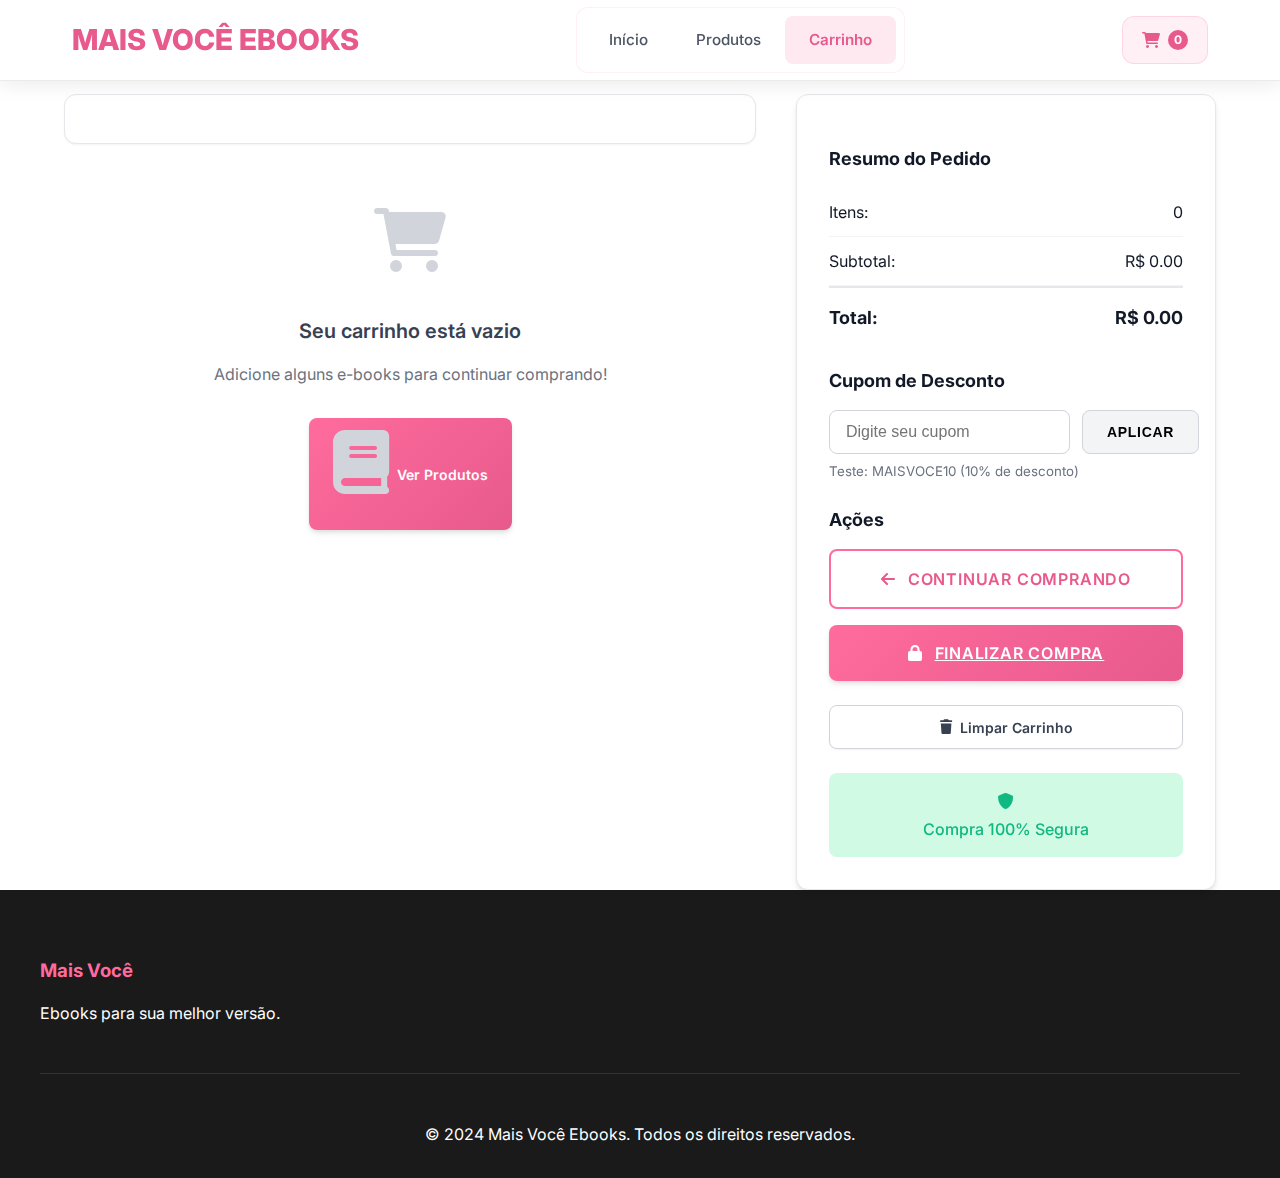
<file: public/carrinho.html>
<!DOCTYPE html>
<html lang="pt-BR">
<head>
    <meta charset="UTF-8">
    <meta name="viewport" content="width=device-width, initial-scale=1.0">
    <title>Carrinho | Mais Você</title>
    <link rel="stylesheet" href="styles/design-system.css">
    <link rel="stylesheet" href="styles/styles.css">
    <link rel="stylesheet" href="assets/css/cart.css">
    <link href="https://fonts.googleapis.com/css2?family=Inter:wght@400;500;600;700&display=swap" rel="stylesheet">
    <link rel="stylesheet" href="https://cdnjs.cloudflare.com/ajax/libs/font-awesome/6.0.0/css/all.min.css">
    <meta http-equiv="Cache-Control" content="no-cache, no-store, must-revalidate">
    <meta http-equiv="Pragma" content="no-cache">
    <meta http-equiv="Expires" content="0">
</head>
<body>
    <!-- Header -->
    <header class="header">
        <nav class="nav">
            <div class="nav-container">
                <div class="nav-logo">
                    <a href="index.html" class="nav-logo-link">MAIS VOCÊ EBOOKS</a>
                </div>
                <ul class="nav-menu">
                    <li class="nav-item">
                        <a href="index.html" class="nav-link">Início</a>
                    </li>
                    <li class="nav-item">
                        <a href="produtos.html" class="nav-link">Produtos</a>
                    </li>
                    <li class="nav-item">
                        <a href="carrinho.html" class="nav-link active">Carrinho</a>
                    </li>
                </ul>
                <div class="nav-cart">
                    <a href="carrinho.html" class="cart-link">
                        <i class="fas fa-shopping-cart"></i>
                        <span class="cart-count">0</span>
                    </a>
                </div>
            </div>
        </nav>
    </header>

    <!-- Main Content -->
    <main class="main-content">
        <div class="cart-container">
            <h1 class="cart-section-title">Meu Carrinho</h1>
            
            <div class="cart-content">
                <!-- Items do Carrinho -->
                <div class="cart-items-section">
                    <div class="cart-items">
                        <!-- Items serão carregados via JavaScript -->
                    </div>
                    
                    <!-- Carrinho Vazio -->
                    <div class="cart-empty" style="display: none;">
                        <i class="fas fa-shopping-cart"></i>
                        <h3>Seu carrinho está vazio</h3>
                        <p>Adicione alguns e-books para continuar comprando!</p>
                        <a href="produtos.html" class="btn btn-primary">
                            <i class="fas fa-book"></i>
                            Ver Produtos
                        </a>
                    </div>
                </div>

                <!-- Resumo do Carrinho -->
                <div class="cart-summary">
                    <div class="summary-section">
                        <h3>Resumo do Pedido</h3>
                        <div class="summary-row">
                            <span>Itens:</span>
                            <span id="cart-items-count">0</span>
                        </div>
                        <div class="summary-row">
                            <span>Subtotal:</span>
                            <span id="cart-subtotal">R$ 0,00</span>
                        </div>
                        <div class="summary-row" id="cart-discount-row" style="display: none;">
                            <span>Desconto:</span>
                            <span id="cart-discount" style="color: var(--success);">-R$ 0,00</span>
                        </div>
                        <div class="summary-row total">
                            <span>Total:</span>
                            <span id="cart-total">R$ 0,00</span>
                        </div>
                    </div>

                    <div class="summary-section">
                        <h3>Cupom de Desconto</h3>
                        <div class="coupon-form">
                            <input type="text" id="coupon-input" class="coupon-input" placeholder="Digite seu cupom">
                            <button type="button" id="apply-coupon" class="btn-apply-coupon">Aplicar</button>
                        </div>
                        <small style="color: var(--gray-500); margin-top: 0.5rem; display: block;">
                            Teste: MAISVOCE10 (10% de desconto)
                        </small>
                    </div>

                    <div class="summary-section">
                        <h3>Ações</h3>
                        <div class="summary-actions">
                            <a href="produtos.html" class="btn-continue-shopping">
                                <i class="fas fa-arrow-left"></i>
                                Continuar Comprando
                            </a>
                            <a href="checkout-fixed.html" class="btn-checkout">
                                <i class="fas fa-lock"></i>
                                Finalizar Compra
                            </a>
                            <button type="button" id="clear-cart" class="btn btn-secondary" style="margin-top: 0.5rem;">
                                <i class="fas fa-trash"></i>
                                Limpar Carrinho
                            </button>
                        </div>
                    </div>

                    <div class="summary-section">
                        <div style="text-align: center; padding: 1rem; background: var(--success-light); border-radius: var(--radius-lg);">
                            <i class="fas fa-shield-alt" style="color: var(--success); margin-bottom: 0.5rem;"></i>
                            <p style="margin: 0; color: var(--success); font-weight: var(--font-medium);">
                                Compra 100% Segura
                            </p>
                        </div>
                    </div>
                </div>
            </div>
        </div>
    </main>

    <!-- Footer -->
    <footer class="footer">
        <div class="footer-container">
            <div class="footer-content">
                <div class="footer-logo">
                    <h3>Mais Você</h3>
                    <p>Ebooks para sua melhor versão.</p>
                </div>
            </div>
            <div class="footer-bottom">
                <p>&copy; 2024 Mais Você Ebooks. Todos os direitos reservados.</p>
            </div>
        </div>
    </footer>

    <!-- Scripts -->
    <script src="scripts/cart-fixed.js"></script>
</body>
</html>
</file>
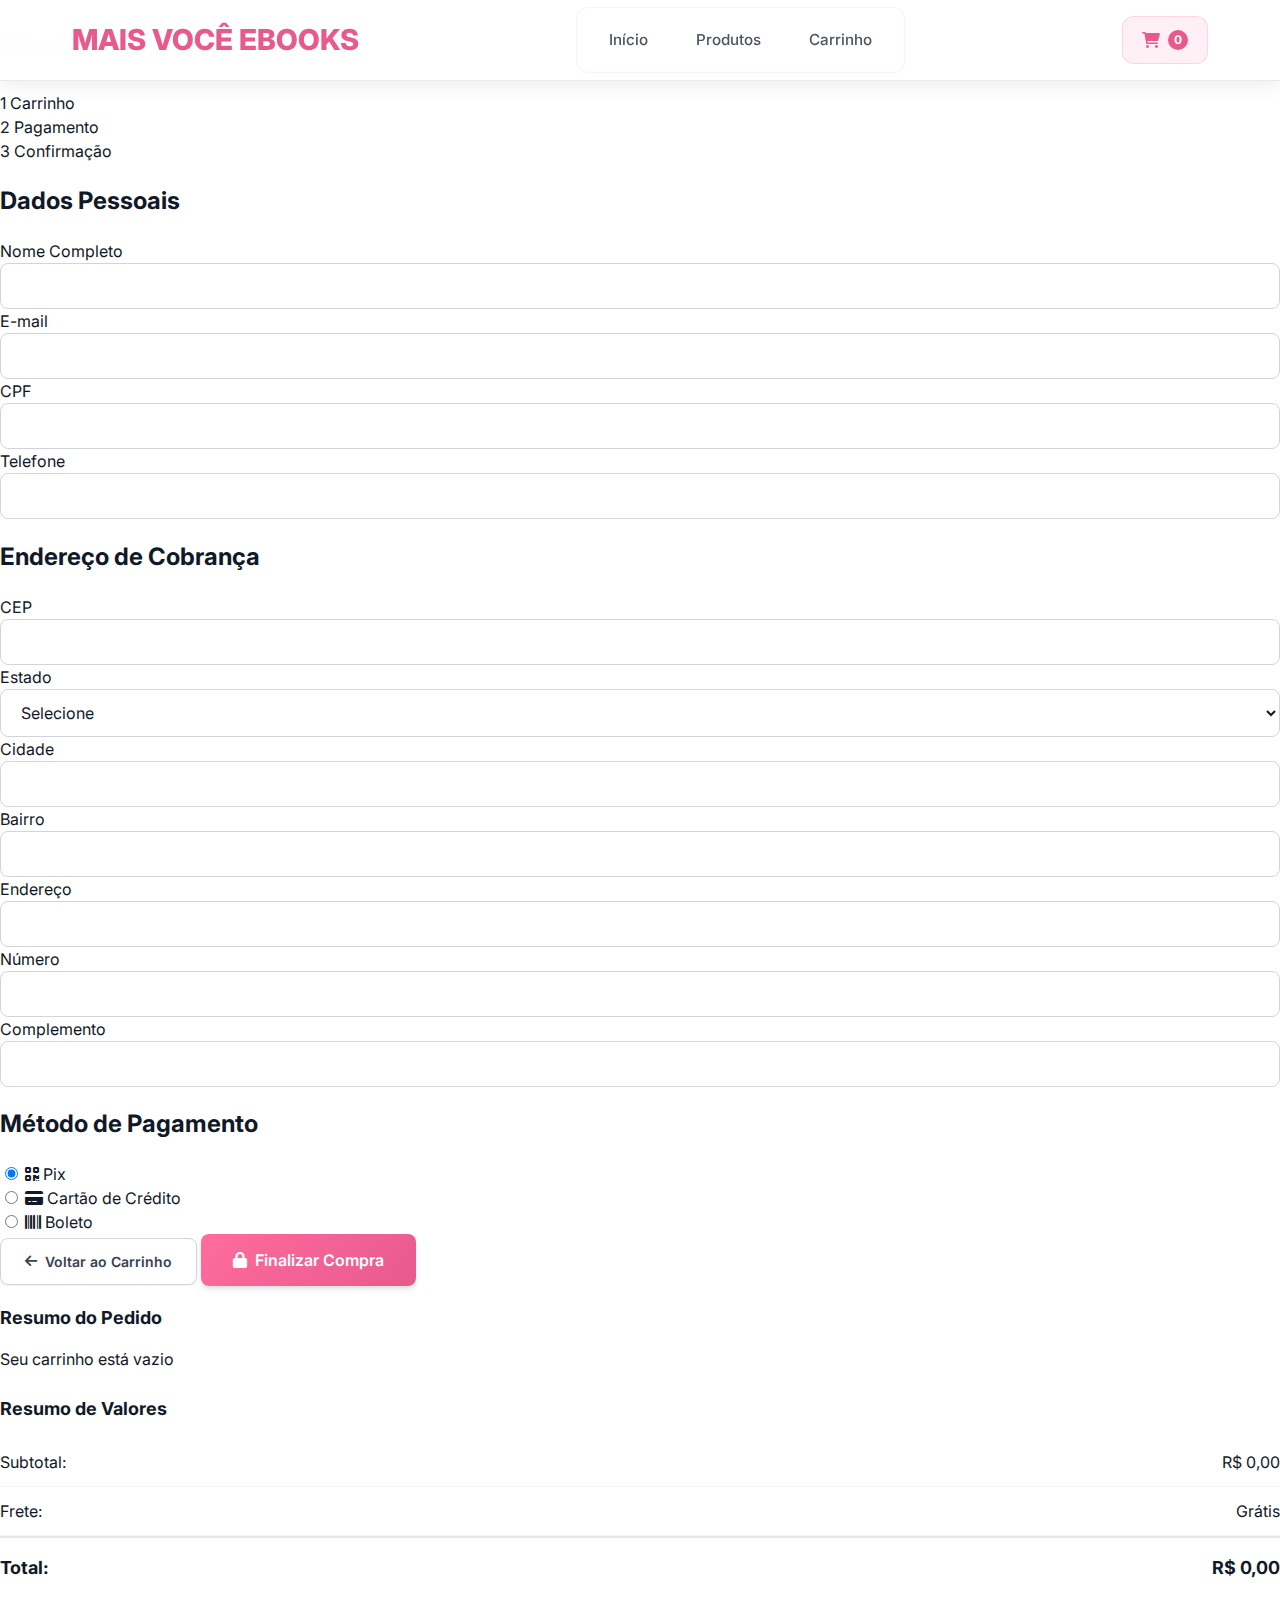
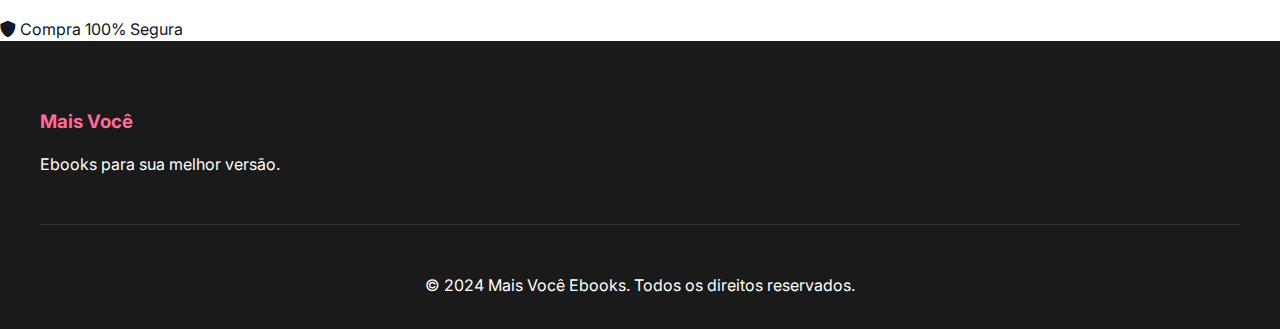
<file: public/checkout.html>
<!DOCTYPE html>
<html lang="pt-br">
<head>
    <meta charset="UTF-8">
    <meta name="viewport" content="width=device-width, initial-scale=1.0">
    <title>Checkout - Mais Você Ebooks</title>
    <link rel="stylesheet" href="styles/design-system.css">
    <link rel="stylesheet" href="styles/styles.css">
    <link rel="stylesheet" href="assets/css/cart.css">
    <link href="https://fonts.googleapis.com/css2?family=Inter:wght@400;500;600;700&display=swap" rel="stylesheet">
    <link rel="stylesheet" href="https://cdnjs.cloudflare.com/ajax/libs/font-awesome/6.0.0/css/all.min.css">
    <meta http-equiv="Cache-Control" content="no-cache, no-store, must-revalidate">
    <meta http-equiv="Pragma" content="no-cache">
    <meta http-equiv="Expires" content="0">
</head>
<body>
    <!-- Header -->
    <header class="header">
        <nav class="nav">
            <div class="nav-container">
                <div class="nav-logo">
                    <a href="index.html" class="nav-logo-link">MAIS VOCÊ EBOOKS</a>
                </div>
                <ul class="nav-menu">
                    <li class="nav-item">
                        <a href="index.html" class="nav-link">Início</a>
                    </li>
                    <li class="nav-item">
                        <a href="produtos.html" class="nav-link">Produtos</a>
                    </li>
                    <li class="nav-item">
                        <a href="carrinho.html" class="nav-link">Carrinho</a>
                    </li>
                </ul>
                <div class="nav-cart">
                    <a href="carrinho.html" class="cart-link">
                        <i class="fas fa-shopping-cart"></i>
                        <span class="cart-count">0</span>
                    </a>
                </div>
            </div>
        </nav>
    </header>

    <!-- Main Content -->
    <main class="main-content">
        <div class="checkout-container">
            <div class="checkout-header">
                <h1>Finalizar Compra</h1>
                <div class="checkout-steps">
                    <div class="step completed">
                        <span class="step-number">1</span>
                        <span class="step-label">Carrinho</span>
                    </div>
                    <div class="step active">
                        <span class="step-number">2</span>
                        <span class="step-label">Pagamento</span>
                    </div>
                    <div class="step">
                        <span class="step-number">3</span>
                        <span class="step-label">Confirmação</span>
                    </div>
                </div>
            </div>

            <div class="checkout-content">
                <div class="checkout-form">
                    <div class="form-section">
                        <h2>Dados Pessoais</h2>
                        <form class="payment-form">
                            <div class="form-row">
                                <div class="form-group">
                                    <label for="nome">Nome Completo</label>
                                    <input type="text" id="nome" name="nome" class="form-input" required>
                                </div>
                                <div class="form-group">
                                    <label for="email">E-mail</label>
                                    <input type="email" id="email" name="email" class="form-input" required>
                                </div>
                            </div>
                            <div class="form-row">
                                <div class="form-group">
                                    <label for="cpf">CPF</label>
                                    <input type="text" id="cpf" name="cpf" class="form-input" required>
                                </div>
                                <div class="form-group">
                                    <label for="telefone">Telefone</label>
                                    <input type="tel" id="telefone" name="telefone" class="form-input" required>
                                </div>
                            </div>
                        </form>
                    </div>

                    <div class="form-section">
                        <h2>Endereço de Cobrança</h2>
                        <form class="payment-form">
                            <div class="form-row">
                                <div class="form-group">
                                    <label for="cep">CEP</label>
                                    <input type="text" id="cep" name="cep" class="form-input" required>
                                </div>
                                <div class="form-group">
                                    <label for="estado">Estado</label>
                                    <select id="estado" name="estado" class="form-select" required>
                                        <option value="">Selecione</option>
                                        <option value="AC">Acre</option>
                                        <option value="AL">Alagoas</option>
                                        <option value="AP">Amapá</option>
                                        <option value="AM">Amazonas</option>
                                        <option value="BA">Bahia</option>
                                        <option value="CE">Ceará</option>
                                        <option value="DF">Distrito Federal</option>
                                        <option value="ES">Espírito Santo</option>
                                        <option value="GO">Goiás</option>
                                        <option value="MA">Maranhão</option>
                                        <option value="MT">Mato Grosso</option>
                                        <option value="MS">Mato Grosso do Sul</option>
                                        <option value="MG">Minas Gerais</option>
                                        <option value="PA">Pará</option>
                                        <option value="PB">Paraíba</option>
                                        <option value="PR">Paraná</option>
                                        <option value="PE">Pernambuco</option>
                                        <option value="PI">Piauí</option>
                                        <option value="RJ">Rio de Janeiro</option>
                                        <option value="RN">Rio Grande do Norte</option>
                                        <option value="RS">Rio Grande do Sul</option>
                                        <option value="RO">Rondônia</option>
                                        <option value="RR">Roraima</option>
                                        <option value="SC">Santa Catarina</option>
                                        <option value="SP">São Paulo</option>
                                        <option value="SE">Sergipe</option>
                                        <option value="TO">Tocantins</option>
                                    </select>
                                </div>
                            </div>
                            <div class="form-row">
                                <div class="form-group">
                                    <label for="cidade">Cidade</label>
                                    <input type="text" id="cidade" name="cidade" class="form-input" required>
                                </div>
                                <div class="form-group">
                                    <label for="bairro">Bairro</label>
                                    <input type="text" id="bairro" name="bairro" class="form-input" required>
                                </div>
                            </div>
                            <div class="form-row">
                                <div class="form-group full-width">
                                    <label for="endereco">Endereço</label>
                                    <input type="text" id="endereco" name="endereco" class="form-input" required>
                                </div>
                            </div>
                            <div class="form-row">
                                <div class="form-group">
                                    <label for="numero">Número</label>
                                    <input type="text" id="numero" name="numero" class="form-input" required>
                                </div>
                                <div class="form-group">
                                    <label for="complemento">Complemento</label>
                                    <input type="text" id="complemento" name="complemento" class="form-input">
                                </div>
                            </div>
                        </form>
                    </div>

                    <div class="form-section">
                        <h2>Método de Pagamento</h2>
                        <div class="payment-methods">
                            <div class="payment-method active">
                                <input type="radio" id="pix" name="payment-method" value="pix" checked>
                                <label for="pix">
                                    <i class="fas fa-qrcode"></i>
                                    <span>Pix</span>
                                </label>
                            </div>
                            <div class="payment-method">
                                <input type="radio" id="credit-card" name="payment-method" value="credit-card">
                                <label for="credit-card">
                                    <i class="fas fa-credit-card"></i>
                                    <span>Cartão de Crédito</span>
                                </label>
                            </div>
                            <div class="payment-method">
                                <input type="radio" id="boleto" name="payment-method" value="boleto">
                                <label for="boleto">
                                    <i class="fas fa-barcode"></i>
                                    <span>Boleto</span>
                                </label>
                            </div>
                        </div>
                    </div>

                    <div class="form-actions">
                        <a href="carrinho.html" class="btn btn-secondary">
                            <i class="fas fa-arrow-left"></i>
                            Voltar ao Carrinho
                        </a>
                        <button type="submit" class="btn btn-primary btn-lg">
                            <i class="fas fa-lock"></i>
                            Finalizar Compra
                        </button>
                    </div>
                </div>

                <div class="checkout-summary">
                    <div class="summary-section">
                        <h3>Resumo do Pedido</h3>
                        <div id="checkout-items" class="checkout-items">
                            <!-- Items will be loaded here -->
                        </div>
                    </div>

                    <div class="summary-section">
                        <h3>Resumo de Valores</h3>
                        <div class="summary-row">
                            <span>Subtotal:</span>
                            <span id="checkout-subtotal">R$ 0,00</span>
                        </div>
                        <div class="summary-row">
                            <span>Frete:</span>
                            <span>Grátis</span>
                        </div>
                        <div class="summary-row total">
                            <span>Total:</span>
                            <span id="checkout-total">R$ 0,00</span>
                        </div>
                    </div>

                    <div class="summary-section">
                        <div class="security-info">
                            <i class="fas fa-shield-alt"></i>
                            <span>Compra 100% Segura</span>
                        </div>
                    </div>
                </div>
            </div>
        </div>
    </main>

    <!-- Footer -->
    <footer class="footer">
        <div class="footer-container">
            <div class="footer-content">
                <div class="footer-logo">
                    <h3>Mais Você</h3>
                    <p>Ebooks para sua melhor versão.</p>
                </div>
            </div>
            <div class="footer-bottom">
                <p>&copy; 2024 Mais Você Ebooks. Todos os direitos reservados.</p>
            </div>
        </div>
    </footer>

    <script>
        // Carrinho
        let cart = JSON.parse(localStorage.getItem('cart')) || [];

        // Atualizar contador do carrinho
        function updateCartCount() {
            const cartCount = document.querySelector('.cart-count');
            if (cartCount) {
                const totalItems = cart.reduce((total, item) => total + item.quantity, 0);
                cartCount.textContent = totalItems;
            }
        }

        // Carregar itens do carrinho no checkout
        function loadCheckoutItems() {
            const checkoutItems = document.getElementById('checkout-items');
            let subtotal = 0;
            
            if (cart.length === 0) {
                checkoutItems.innerHTML = '<p class="empty-cart">Seu carrinho está vazio</p>';
                return;
            }
            
            checkoutItems.innerHTML = cart.map(item => {
                subtotal += item.price * item.quantity;
                return `
                    <div class="checkout-item">
                        <div class="item-info">
                            <h4>${item.name}</h4>
                            <p>Quantidade: ${item.quantity}</p>
                        </div>
                        <div class="item-price">
                            R$ ${(item.price * item.quantity).toFixed(2)}
                        </div>
                    </div>
                `;
            }).join('');
            
            // Atualizar totais
            document.getElementById('checkout-subtotal').textContent = `R$ ${subtotal.toFixed(2)}`;
            document.getElementById('checkout-total').textContent = `R$ ${subtotal.toFixed(2)}`;
        }

        // Inicializar
        document.addEventListener('DOMContentLoaded', function() {
            updateCartCount();
            loadCheckoutItems();
        });
    </script>
</body>
</html>
</file>
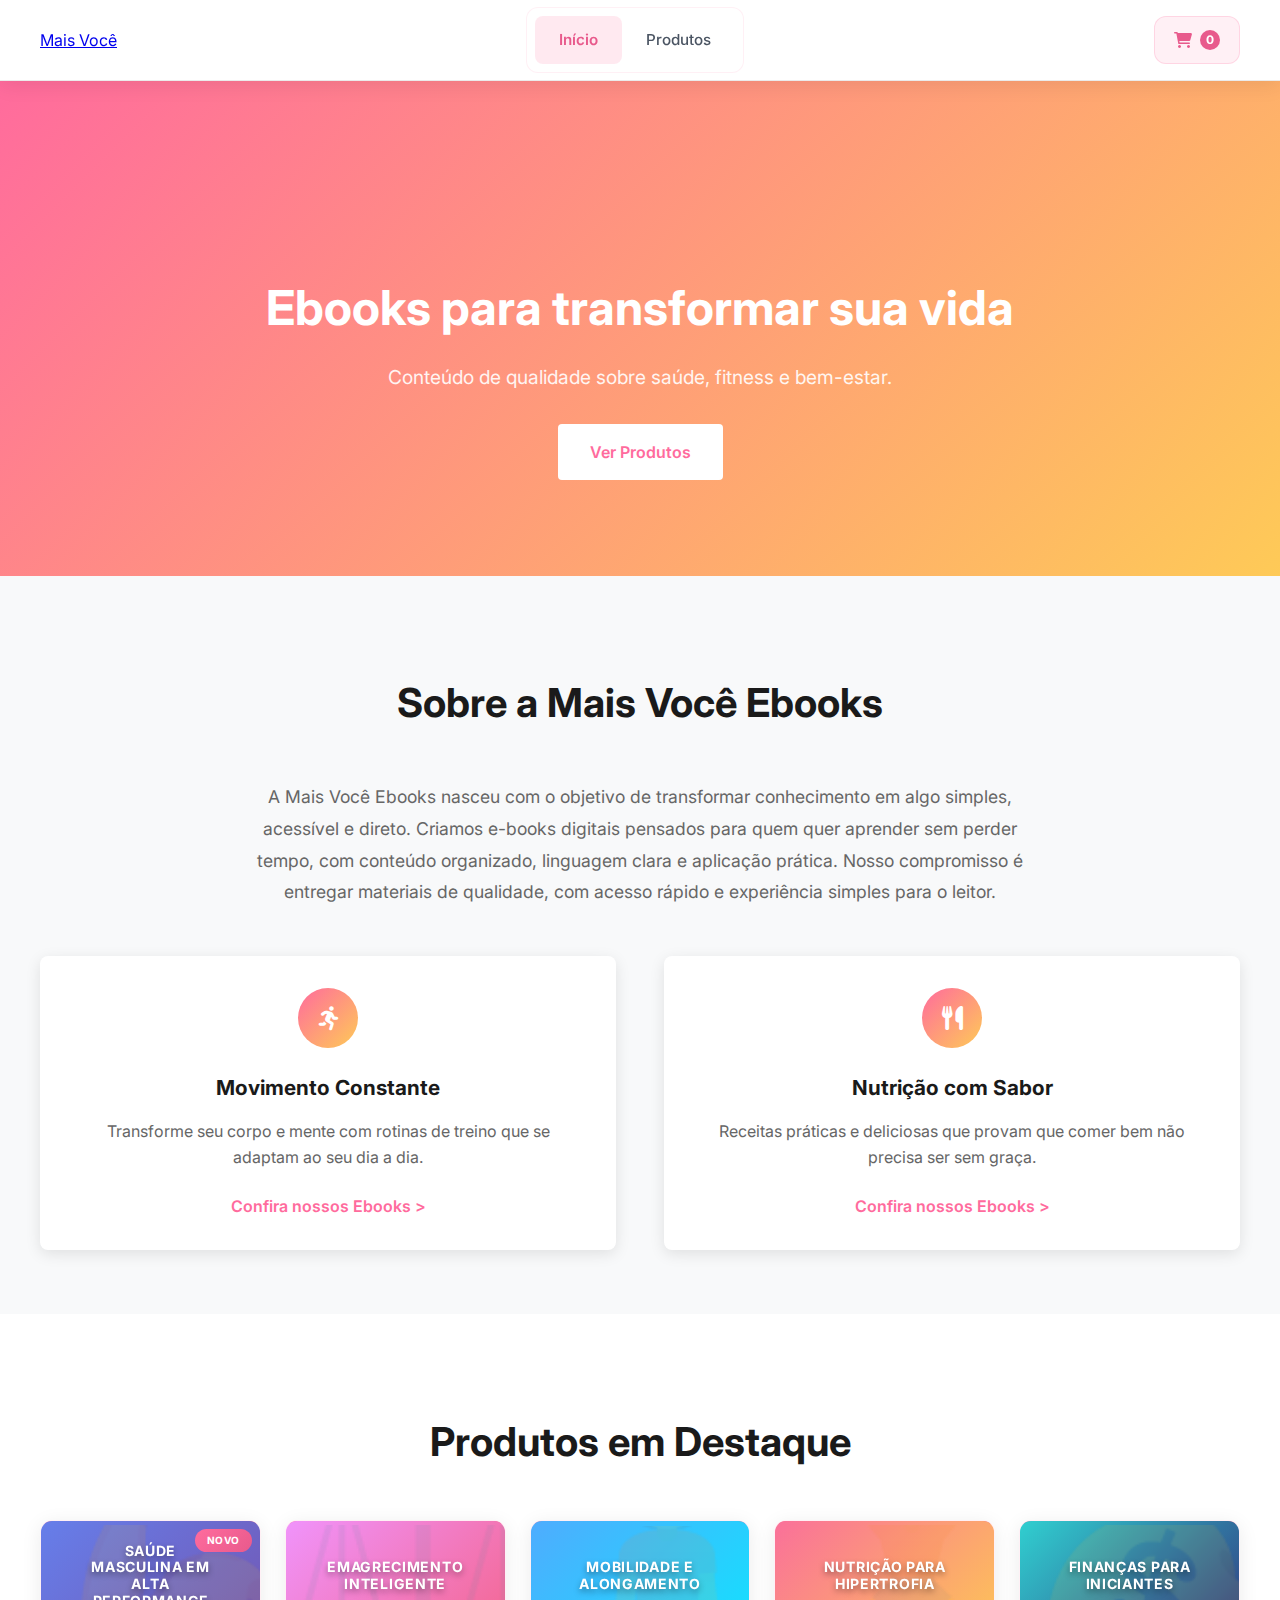
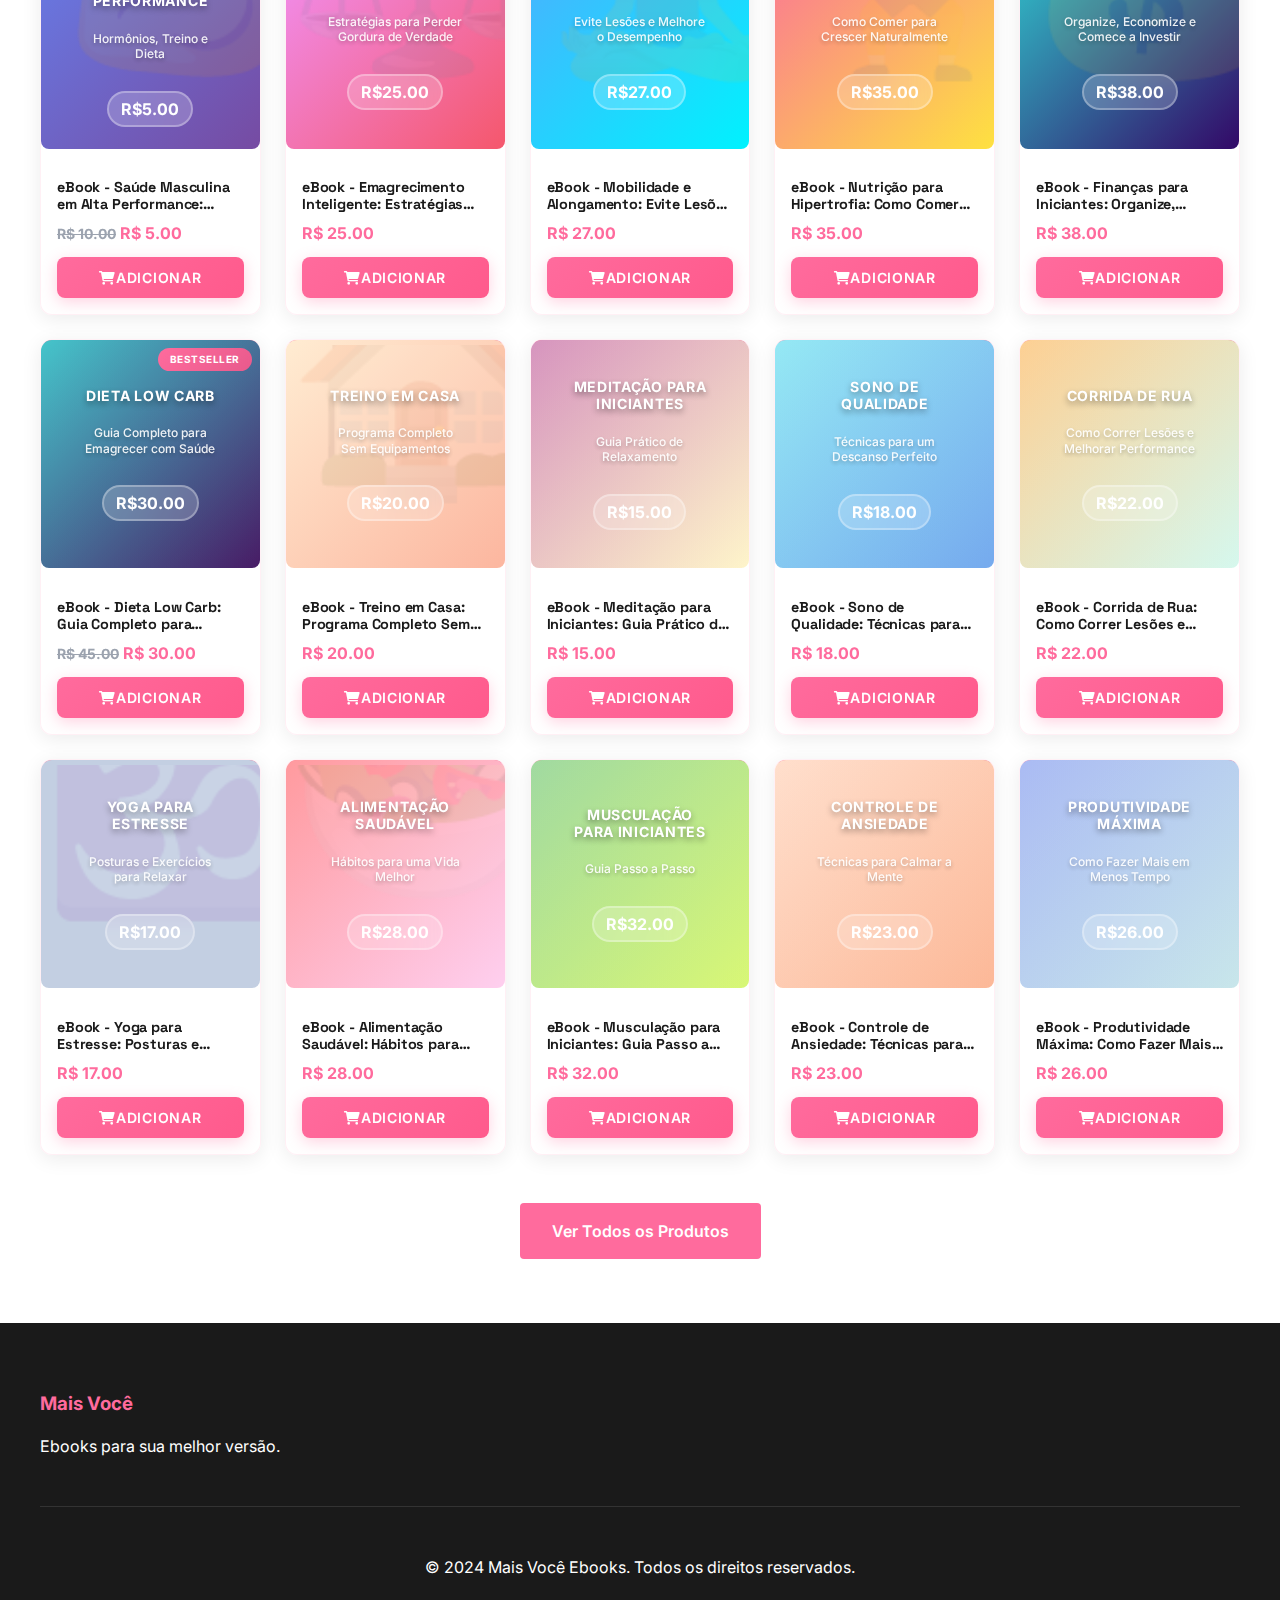
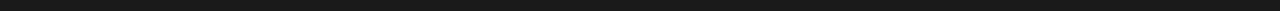
<file: public/index-clean.html>
<!DOCTYPE html>
<html lang="pt-BR">
<head>
    <meta charset="UTF-8">
    <meta name="viewport" content="width=device-width, initial-scale=1.0">
    <title>Mais Você Ebooks</title>
    <link rel="stylesheet" href="styles/styles.css">
    <link rel="stylesheet" href="styles/estilo-loja.css">
    <link rel="stylesheet" href="assets/css/capas.css">
    <link href="https://fonts.googleapis.com/css2?family=Inter:wght@400;500;600;700&display=swap" rel="stylesheet">
    <link rel="stylesheet" href="https://cdnjs.cloudflare.com/ajax/libs/font-awesome/6.0.0/css/all.min.css">
</head>
<body>
    <header class="header">
        <nav class="nav">
            <div class="nav-container">
                <div class="nav-logo">
                    <a href="index.html">Mais Você</a>
                </div>
                <ul class="nav-menu">
                    <li class="nav-item">
                        <a href="#hero" class="nav-link active">Início</a>
                    </li>
                    <li class="nav-item">
                        <a href="#products" class="nav-link">Produtos</a>
                    </li>
                </ul>
                <div class="nav-cart">
                    <a href="carrinho.html" class="cart-link">
                        <i class="fas fa-shopping-cart"></i>
                        <span class="cart-count">0</span>
                    </a>
                </div>
            </div>
        </nav>
    </header>

    <main>
        <section id="hero" class="hero">
            <div class="hero-container">
                <h1 class="hero-title">Ebooks para transformar sua vida</h1>
                <p class="hero-subtitle">Conteúdo de qualidade sobre saúde, fitness e bem-estar.</p>
                <a href="#products" class="hero-cta">Ver Produtos</a>
            </div>
        </section>

        <section class="about">
            <div class="about-container">
                <h2 class="section-title">Sobre a Mais Você Ebooks</h2>
                <p class="about-text">
                    A Mais Você Ebooks nasceu com o objetivo de transformar conhecimento em algo simples, acessível e direto. Criamos e-books digitais pensados para quem quer aprender sem perder tempo, com conteúdo organizado, linguagem clara e aplicação prática. Nosso compromisso é entregar materiais de qualidade, com acesso rápido e experiência simples para o leitor.
                </p>
                
                <div class="features">
                    <div class="feature">
                        <div class="feature-icon">
                            <i class="fas fa-running"></i>
                        </div>
                        <h3 class="feature-title">Movimento Constante</h3>
                        <p class="feature-description">Transforme seu corpo e mente com rotinas de treino que se adaptam ao seu dia a dia.</p>
                        <a href="produtos.html" class="feature-link">Confira nossos Ebooks ></a>
                    </div>
                    
                    <div class="feature">
                        <div class="feature-icon">
                            <i class="fas fa-utensils"></i>
                        </div>
                        <h3 class="feature-title">Nutrição com Sabor</h3>
                        <p class="feature-description">Receitas práticas e deliciosas que provam que comer bem não precisa ser sem graça.</p>
                        <a href="produtos.html" class="feature-link">Confira nossos Ebooks ></a>
                    </div>
                </div>
            </div>
        </section>

        <section id="products" class="products">
            <div class="products-container">
                <h2 class="section-title">Produtos em Destaque</h2>
                <div class="products-grid" id="featured-products">
                    <!-- Products will be loaded here -->
                </div>
                <div class="view-all-container">
                    <a href="produtos.html" class="btn-view-all">Ver Todos os Produtos</a>
                </div>
            </div>
        </section>
    </main>

    <footer class="footer">
        <div class="footer-container">
            <div class="footer-content">
                <div class="footer-logo">
                    <h3>Mais Você</h3>
                    <p>Ebooks para sua melhor versão.</p>
                </div>
            </div>
            <div class="footer-bottom">
                <p>&copy; 2024 Mais Você Ebooks. Todos os direitos reservados.</p>
            </div>
        </div>
    </footer>

    <script src="scripts/script.js"></script>
</body>
</html>
</file>
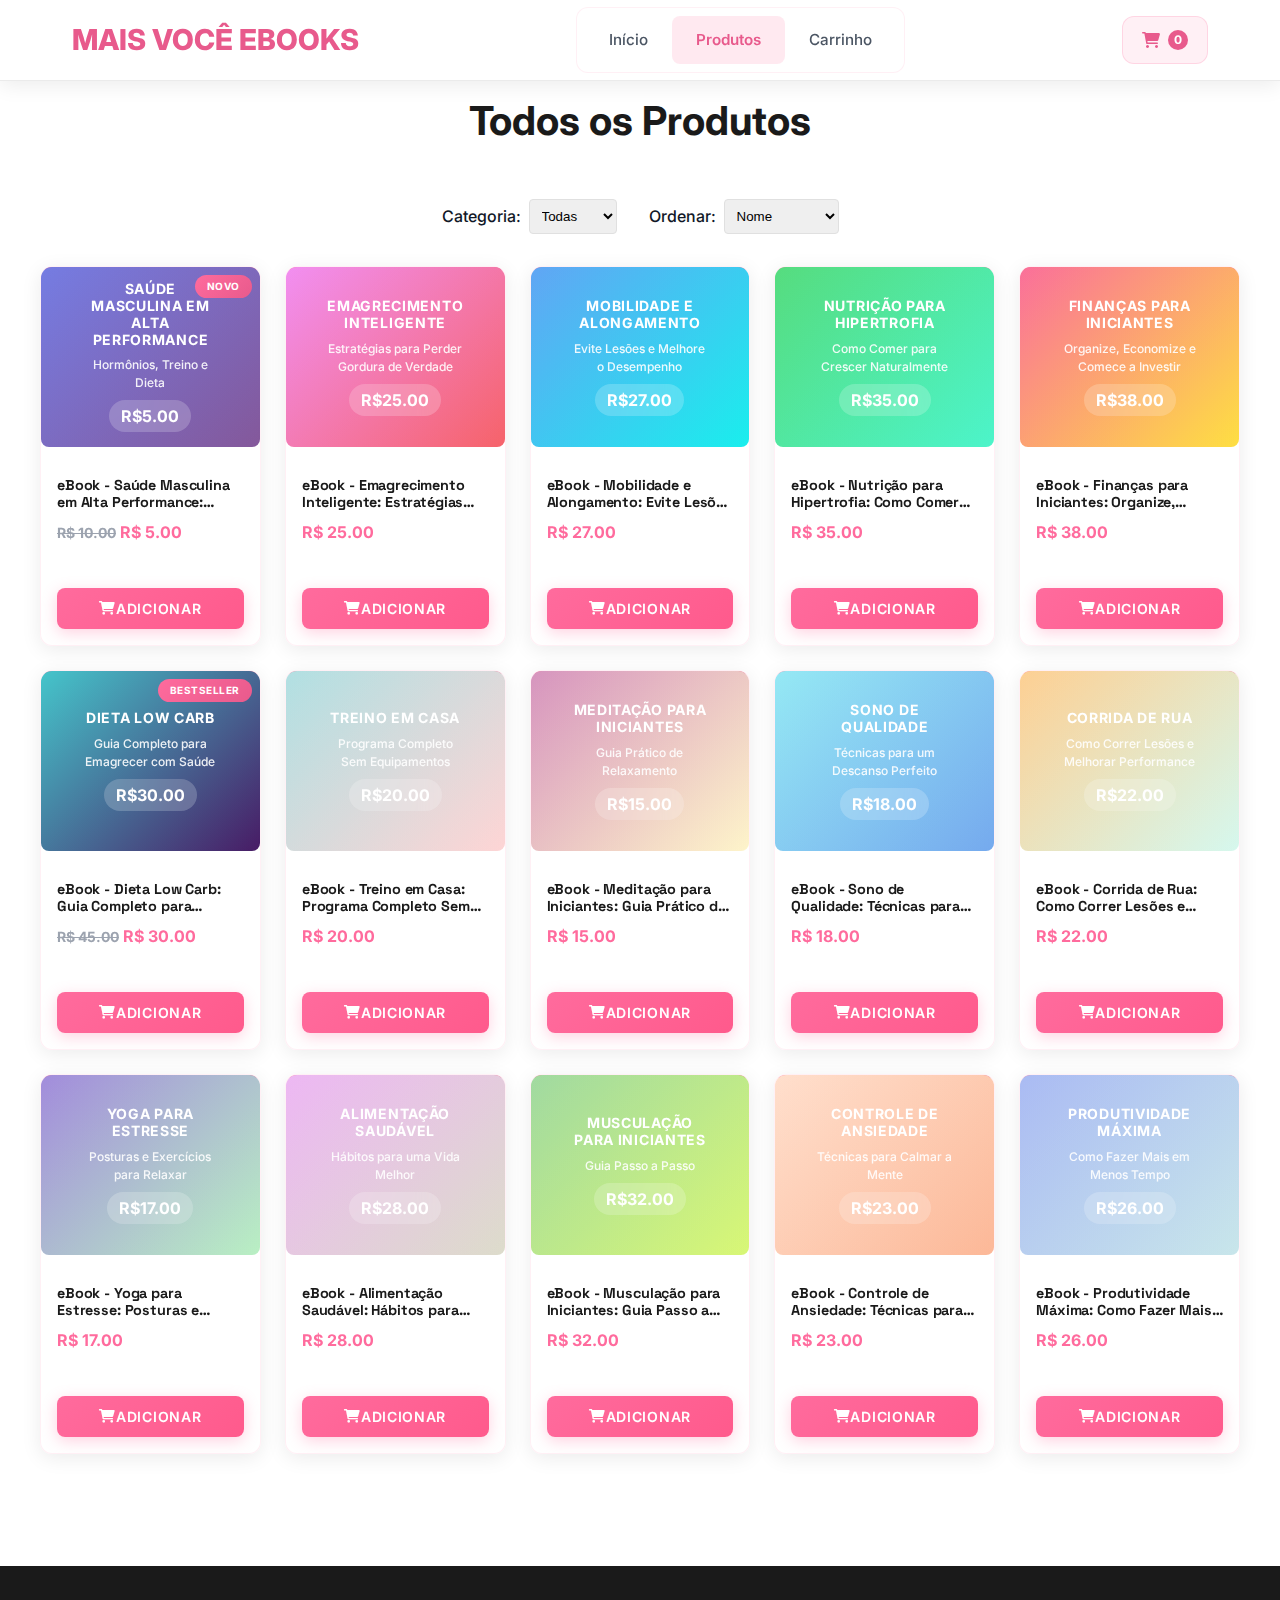
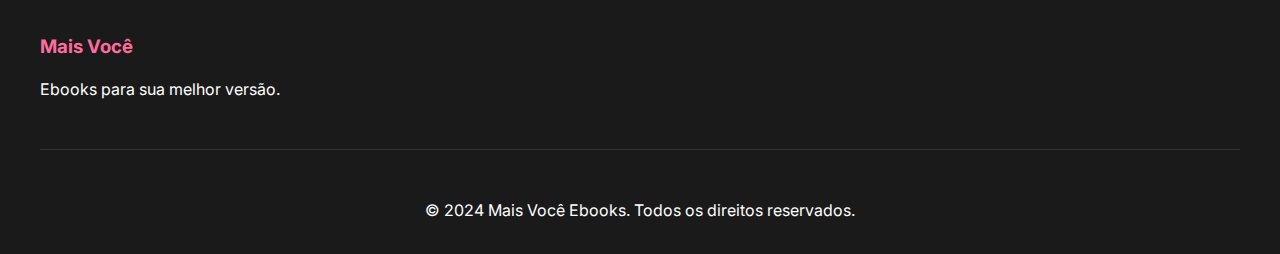
<file: public/produtos.html>
<!DOCTYPE html>
<html lang="pt-BR">
<head>
    <meta charset="UTF-8">
    <meta name="viewport" content="width=device-width, initial-scale=1.0">
    <title>Produtos | Mais Você</title>
    <link rel="stylesheet" href="styles/design-system.css">
    <link rel="stylesheet" href="styles/styles.css">
    <link href="https://fonts.googleapis.com/css2?family=Inter:wght@400;500;600;700&display=swap" rel="stylesheet">
    <link rel="stylesheet" href="https://cdnjs.cloudflare.com/ajax/libs/font-awesome/6.0.0/css/all.min.css">
    <meta http-equiv="Cache-Control" content="no-cache, no-store, must-revalidate">
    <meta http-equiv="Pragma" content="no-cache">
    <meta http-equiv="Expires" content="0">
</head>
<body>
    <!-- Header -->
    <header class="header">
        <nav class="nav">
            <div class="nav-container">
                <div class="nav-logo">
                    <a href="index.html" class="nav-logo-link">MAIS VOCÊ EBOOKS</a>
                </div>
                <ul class="nav-menu">
                    <li class="nav-item">
                        <a href="index.html" class="nav-link">Início</a>
                    </li>
                    <li class="nav-item">
                        <a href="produtos.html" class="nav-link active">Produtos</a>
                    </li>
                    <li class="nav-item">
                        <a href="carrinho.html" class="nav-link">Carrinho</a>
                    </li>
                </ul>
                <div class="nav-cart">
                    <a href="carrinho.html" class="cart-link">
                        <i class="fas fa-shopping-cart"></i>
                        <span class="cart-count">0</span>
                    </a>
                </div>
            </div>
        </nav>
    </header>

    <!-- Products Section -->
    <section class="products">
        <div class="products-container">
            <h1 class="page-title">Todos os Produtos</h1>
            
            <!-- Filters -->
            <div class="filters">
                <div class="filter-group">
                    <label for="category-filter">Categoria:</label>
                    <select id="category-filter">
                        <option value="">Todas</option>
                        <option value="saude">Saúde</option>
                        <option value="fitness">Fitness</option>
                        <option value="nutricao">Nutrição</option>
                    </select>
                </div>
                <div class="filter-group">
                    <label for="sort-filter">Ordenar:</label>
                    <select id="sort-filter">
                        <option value="name">Nome</option>
                        <option value="price-asc">Menor Preço</option>
                        <option value="price-desc">Maior Preço</option>
                    </select>
                </div>
            </div>

            <div class="products-grid" id="all-products">
                <!-- Products will be loaded here -->
            </div>
        </div>
    </section>

    <!-- Footer -->
    <footer class="footer">
        <div class="footer-container">
            <div class="footer-content">
                <div class="footer-logo">
                    <h3>Mais Você</h3>
                    <p>Ebooks para sua melhor versão.</p>
                </div>
            </div>
            <div class="footer-bottom">
                <p>&copy; 2024 Mais Você Ebooks. Todos os direitos reservados.</p>
            </div>
        </div>
    </footer>

    <script src="scripts/script.js"></script>
    <script src="scripts/cart-fixed.js"></script>
</body>
</html>
</file>
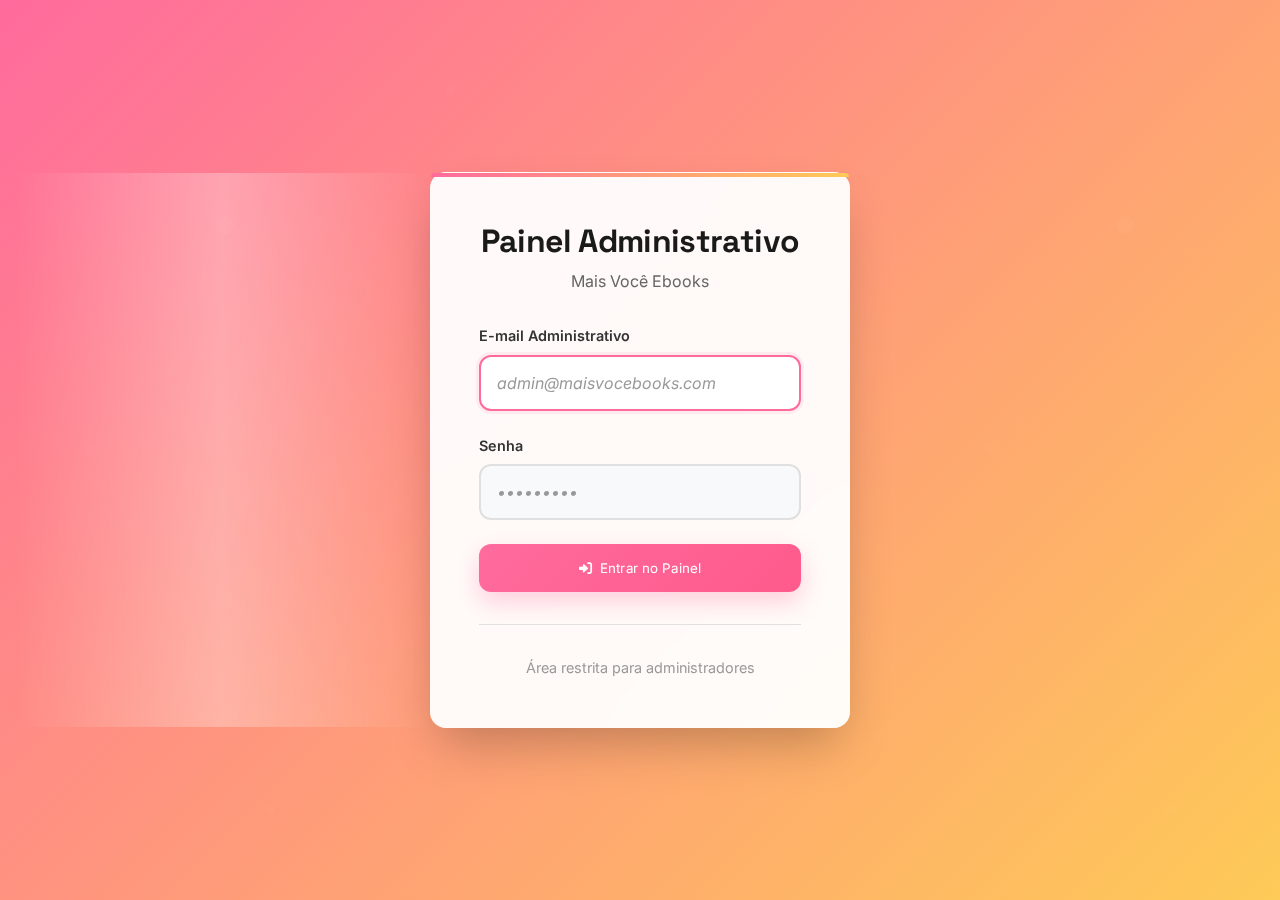
<file: admin/pages/dashboard.html>
<!DOCTYPE html>
<html lang="pt-BR">
<head>
    <meta charset="UTF-8">
    <meta name="viewport" content="width=device-width, initial-scale=1.0">
    <title>Dashboard Admin | Mais Você</title>
    <link rel="stylesheet" href="../components/design-system.css">
    <link rel="stylesheet" href="../components/dashboard-ux.css">
    <link rel="stylesheet" href="https://cdnjs.cloudflare.com/ajax/libs/font-awesome/6.0.0/css/all.min.css">
</head>
<body>
    <div class="admin-dashboard">
        <header class="admin-header">
            <div class="admin-header-content">
                <div class="admin-logo">
                    <h1>Mais Você</h1>
                </div>
                <div class="admin-user">
                    <button class="btn-logout" id="btnLogout">
                        <i class="fas fa-sign-out-alt"></i>
                        Sair
                    </button>
                </div>
            </div>
        </header>

        <main class="admin-main">
            <nav class="admin-sidebar">
                <ul class="admin-nav">
                    <li class="nav-item">
                        <a href="#dashboard" class="nav-link active">
                            <i class="fas fa-chart-line"></i>
                            Dashboard
                        </a>
                    </li>
                    <li class="nav-item">
                        <a href="#ebooks" class="nav-link">
                            <i class="fas fa-book"></i>
                            E-books
                        </a>
                    </li>
                </ul>
            </nav>

            <div class="admin-content">
                <!-- Dashboard Section -->
                <section id="dashboard-section" class="admin-section active">
                    <div class="section-header">
                        <h2>Visão Financeira</h2>
                        <button class="btn btn-primary" id="btnExportPDF">
                            <i class="fas fa-file-pdf"></i>
                            Exportar Vendas (PDF)
                        </button>
                    </div>
                    
                    <div class="finance-cards">
                        <div class="finance-card">
                            <div class="card-icon">
                                <i class="fas fa-dollar-sign"></i>
                            </div>
                            <div class="card-content">
                                <h3>Total de Vendas</h3>
                                <div class="card-value">R$ 12.450,00</div>
                                <div class="card-period">Este mês</div>
                            </div>
                        </div>

                        <div class="finance-card">
                            <div class="card-icon">
                                <i class="fas fa-chart-bar"></i>
                            </div>
                            <div class="card-content">
                                <h3>Receita Total</h3>
                                <div class="card-value">R$ 8.320,00</div>
                                <div class="card-period">Este mês</div>
                            </div>
                        </div>

                        <div class="finance-card">
                            <div class="card-icon">
                                <i class="fas fa-shopping-cart"></i>
                            </div>
                            <div class="card-content">
                                <h3>Pedidos</h3>
                                <div class="card-value">156</div>
                                <div class="card-period">Este mês</div>
                            </div>
                        </div>
                    </div>
                    
                    <!-- Tabela de Vendas Detalhadas -->
                    <div class="sales-table-container">
                        <h3>Vendas Detalhadas</h3>
                        <div class="table-controls">
                            <div class="filter-controls">
                                <select class="form-select" id="monthFilter">
                                    <option value="">Todos os meses</option>
                                    <option value="2024-01">Janeiro 2024</option>
                                    <option value="2024-02">Fevereiro 2024</option>
                                    <option value="2024-03">Março 2024</option>
                                </select>
                                <input type="date" class="form-input" id="dateFilter" placeholder="Filtrar por data">
                            </div>
                            <button class="btn btn-secondary" id="btnRefresh">
                                <i class="fas fa-sync-alt"></i>
                                Atualizar
                            </button>
                        </div>
                        
                        <div class="table-wrapper">
                            <table class="sales-table">
                                <thead>
                                    <tr>
                                        <th>Data</th>
                                        <th>Cliente</th>
                                        <th>E-book</th>
                                        <th>Valor</th>
                                        <th>Status</th>
                                        <th>Ações</th>
                                    </tr>
                                </thead>
                                <tbody id="salesTableBody">
                                    <!-- Dados serão carregados aqui -->
                                </tbody>
                            </table>
                        </div>
                    </div>
                </section>

                <!-- E-books Section -->
                <section id="ebooks-section" class="admin-section">
                    <div class="section-header">
                        <h3>Gerenciador de E-books</h3>
                        <button class="btn btn-primary" id="btnAddEbook">
                            <i class="fas fa-plus"></i>
                            Novo E-book
                        </button>
                    </div>

                    <div class="ebooks-grid" id="ebooksGrid">
                        <!-- E-books will be loaded here -->
                    </div>
                    
                    <!-- Pagination -->
                    <div class="pagination-container">
                        <div class="pagination-info">
                            Mostrando <span id="paginationStart">1</span>-<span id="paginationEnd">3</span> de <span id="paginationTotal">3</span> e-books
                        </div>
                        <div class="pagination" id="paginationControls">
                            <!-- Pagination buttons will be loaded here -->
                        </div>
                    </div>
                </section>
            </div>
        </main>
    </div>

    <!-- E-book Modal -->
    <div class="modal" id="ebookModal">
        <div class="modal-content">
            <div class="modal-header">
                <h3 id="modalTitle">Novo E-book</h3>
                <button class="modal-close" id="modalClose">&times;</button>
            </div>
            <div class="modal-body">
                <form id="ebookForm">
                    <div class="form-group">
                        <label class="form-label" for="ebookTitle">Título</label>
                        <input type="text" class="form-input" id="ebookTitle" required>
                    </div>
                    
                    <div class="form-group">
                        <label class="form-label" for="ebookPrice">Preço</label>
                        <input type="number" class="form-input" id="ebookPrice" step="0.01" required>
                    </div>
                    
                    <div class="form-group">
                        <label class="form-label" for="ebookDescription">Descrição</label>
                        <textarea class="form-input form-textarea" id="ebookDescription" rows="4" required></textarea>
                    </div>
                    
                    <div class="form-group">
                        <label class="form-label" for="ebookImage">Imagem da Capa</label>
                        <input type="file" class="form-input" id="ebookImage" accept="image/*">
                    </div>
                    
                    <div class="form-actions">
                        <button type="button" class="btn btn-secondary" id="btnCancel">Cancelar</button>
                        <button type="submit" class="btn btn-primary">Salvar</button>
                    </div>
                </form>
            </div>
        </div>
    </div>

    <script src="../services/auth.js"></script>
    <script src="../services/ebooks.js"></script>
    <script src="../services/sales.js"></script>
    <script src="../hooks/dashboard.js"></script>
</body>
</html>
</file>
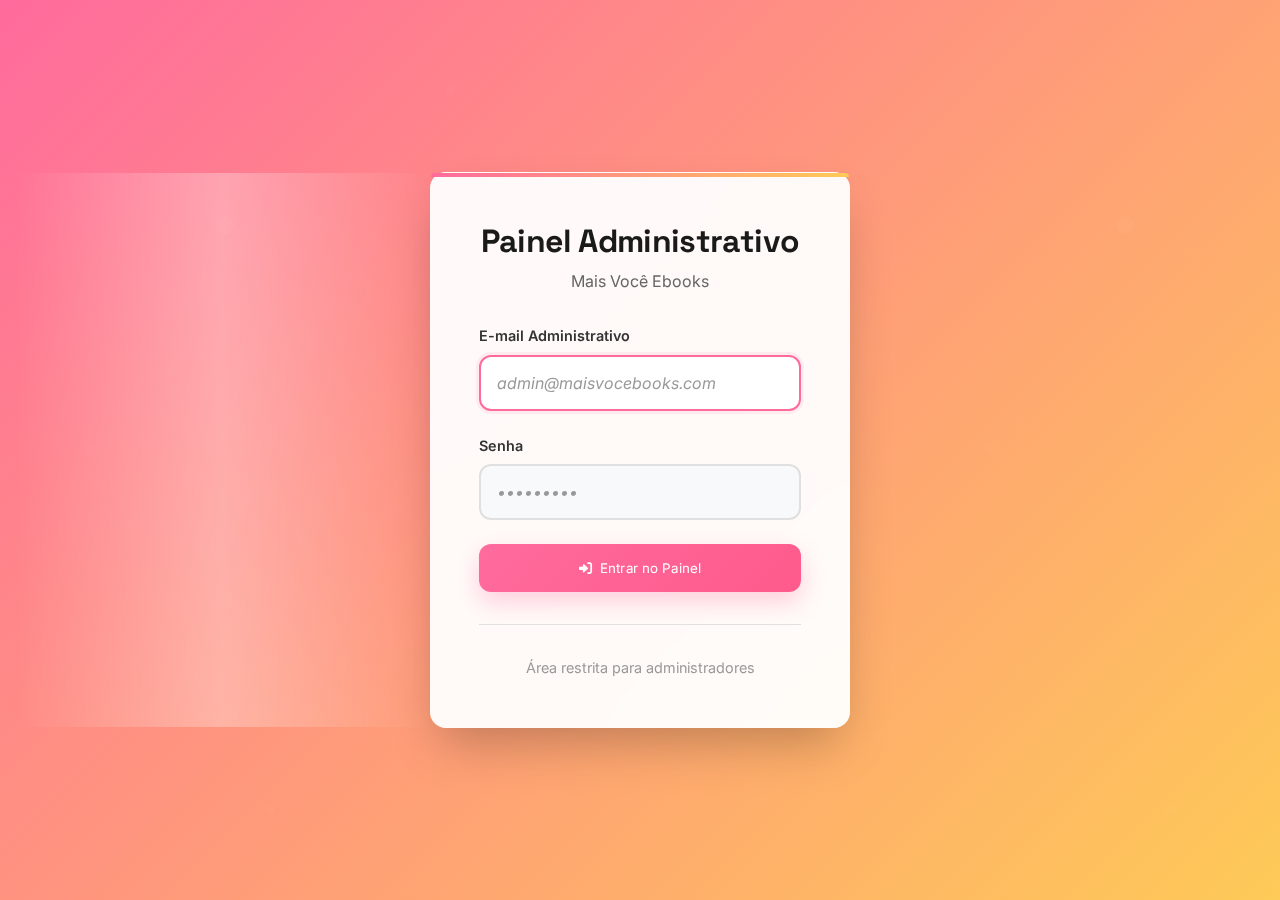
<file: admin/pages/login.html>
<!DOCTYPE html>
<html lang="pt-BR">
<head>
    <meta charset="UTF-8">
    <meta name="viewport" content="width=device-width, initial-scale=1.0">
    <title>Login Admin | Mais Você</title>
    <link rel="stylesheet" href="../components/design-system.css">
    <link rel="stylesheet" href="../components/login-ux.css">
    <link rel="stylesheet" href="https://cdnjs.cloudflare.com/ajax/libs/font-awesome/6.0.0/css/all.min.css">
</head>
<body>
    <div class="admin-login-container">
        <div class="admin-login-card">
            <div class="admin-login-header">
                <h1>Painel Administrativo</h1>
                <p>Mais Você Ebooks</p>
            </div>
            
            <form class="admin-login-form" id="adminLoginForm" onsubmit="return handleLogin(event)">
                <div class="form-group">
                    <label class="form-label" for="admin-email">E-mail Administrativo</label>
                    <input type="email" class="form-input" id="admin-email" required placeholder="admin@maisvocebooks.com">
                </div>
                
                <div class="form-group">
                    <label class="form-label" for="admin-password">Senha</label>
                    <input type="password" class="form-input" id="admin-password" required placeholder="•••••••••">
                </div>
                
                <button type="submit" class="btn-admin-login">
                    <i class="fas fa-sign-in-alt"></i>
                    Entrar no Painel
                </button>
            </form>
            
            <div class="admin-login-footer">
                <p>Área restrita para administradores</p>
            </div>
        </div>
    </div>

    <div id="notification-container"></div>

    <script>
        // Enhanced login handler with UX improvements
        function showNotification(message, type) {
            const notificationContainer = document.getElementById('notification-container');
            
            const notification = document.createElement('div');
            notification.className = `notification ${type}`;
            notification.textContent = message;
            
            notificationContainer.appendChild(notification);
            
            setTimeout(() => {
                notification.style.animation = 'fadeOut 0.3s ease';
                setTimeout(() => notification.remove(), 300);
            }, 3000);
        }

        function handleLogin(event) {
            event.preventDefault();
            
            const email = document.getElementById('admin-email').value;
            const password = document.getElementById('admin-password').value;
            
            // Add loading state
            const btn = event.target.querySelector('.btn-admin-login');
            const originalContent = btn.innerHTML;
            btn.innerHTML = '<i class="fas fa-spinner fa-spin"></i> Autenticando...';
            btn.disabled = true;
            
            setTimeout(() => {
                if (email && password) {
                    localStorage.setItem('adminAuth', 'true');
                    showNotification('Login realizado com sucesso! Redirecionando...', 'success');
                    
                    setTimeout(() => {
                        window.location.href = '../pages/dashboard.html';
                    }, 2000);
                } else {
                    showNotification('Por favor, preencha todos os campos', 'error');
                    
                    // Reset button
                    btn.innerHTML = originalContent;
                    btn.disabled = false;
                }
            }, 1000);
            
            return false;
        }

        // Add fade out animation
        const style = document.createElement('style');
        style.textContent = `
            @keyframes fadeOut {
                from { opacity: 1; transform: translateX(0); }
                to { opacity: 0; transform: translateX(20px); }
            }
        `;
        document.head.appendChild(style);

        // Auto-focus on email field
        document.addEventListener('DOMContentLoaded', () => {
            document.getElementById('admin-email').focus();
        });
    </script>
</body>
</html>
</file>
<file: public/styles/design-system.css>
/* Design System - Mais Você Ebooks */

/* CSS Variables - Design Tokens */
:root {
  /* Typography */
  --font-primary: 'Inter', sans-serif;
  --font-secondary: 'Space Grotesk', sans-serif;
  
  /* Font Sizes */
  --text-xs: 0.75rem;    /* 12px */
  --text-sm: 0.875rem;   /* 14px */
  --text-base: 1rem;     /* 16px */
  --text-lg: 1.125rem;   /* 18px */
  --text-xl: 1.25rem;    /* 20px */
  --text-2xl: 1.5rem;    /* 24px */
  --text-3xl: 1.875rem;  /* 30px */
  --text-4xl: 2.25rem;   /* 36px */
  
  /* Font Weights */
  --font-light: 300;
  --font-normal: 400;
  --font-medium: 500;
  --font-semibold: 600;
  --font-bold: 700;
  --font-extrabold: 800;
  
  /* Line Heights */
  --leading-tight: 1.25;
  --leading-normal: 1.5;
  --leading-relaxed: 1.75;
  
  /* Colors - Primary */
  --primary-50: #fff5f7;
  --primary-100: #ffe0e6;
  --primary-200: #ffc1d1;
  --primary-300: #ff9fb3;
  --primary-400: #ff7a94;
  --primary-500: #ff6b9d;
  --primary-600: #e85a8c;
  --primary-700: #d6497c;
  --primary-800: #c2367d;
  --primary-900: #9f2647;
  
  /* Colors - Secondary */
  --secondary-50: #fffbeb;
  --secondary-100: #fef3c7;
  --secondary-200: #fde68a;
  --secondary-300: #fcd34d;
  --secondary-400: #fbbf24;
  --secondary-500: #feca57;
  --secondary-600: #e6a23c;
  --secondary-700: #d97706;
  --secondary-800: #b45309;
  --secondary-900: #92400e;
  
  /* Neutral Colors */
  --gray-50: #f9fafb;
  --gray-100: #f3f4f6;
  --gray-200: #e5e7eb;
  --gray-300: #d1d5db;
  --gray-400: #9ca3af;
  --gray-500: #6b7280;
  --gray-600: #4b5563;
  --gray-700: #374151;
  --gray-800: #1f2937;
  --gray-900: #111827;
  
  /* Semantic Colors */
  --success: #10b981;
  --success-light: #d1fae5;
  --warning: #f59e0b;
  --warning-light: #fef3c7;
  --error: #ef4444;
  --error-light: #fee2e2;
  --info: #3b82f6;
  --info-light: #dbeafe;
  
  /* Spacing Scale */
  --space-1: 0.25rem;   /* 4px */
  --space-2: 0.5rem;    /* 8px */
  --space-3: 0.75rem;   /* 12px */
  --space-4: 1rem;      /* 16px */
  --space-5: 1.25rem;   /* 20px */
  --space-6: 1.5rem;    /* 24px */
  --space-8: 2rem;      /* 32px */
  --space-10: 2.5rem;   /* 40px */
  --space-12: 3rem;     /* 48px */
  --space-16: 4rem;     /* 64px */
  --space-20: 5rem;     /* 80px */
  --space-24: 6rem;     /* 96px */
  
  /* Border Radius */
  --radius-xs: 0.25rem;
  --radius-sm: 0.375rem;
  --radius-md: 0.5rem;
  --radius-lg: 0.75rem;
  --radius-xl: 1rem;
  --radius-2xl: 1.5rem;
  --radius-3xl: 2rem;
  --radius-full: 9999px;
  
  /* Shadows */
  --shadow-xs: 0 1px 2px 0 rgba(0, 0, 0, 0.05);
  --shadow-sm: 0 1px 3px 0 rgba(0, 0, 0, 0.1), 0 1px 2px 0 rgba(0, 0, 0, 0.06);
  --shadow: 0 1px 3px 0 rgba(0, 0, 0, 0.1), 0 1px 2px 0 rgba(0, 0, 0, 0.06);
  --shadow-md: 0 4px 6px -1px rgba(0, 0, 0, 0.1), 0 2px 4px -1px rgba(0, 0, 0, 0.06);
  --shadow-lg: 0 10px 15px -3px rgba(0, 0, 0, 0.1), 0 4px 6px -2px rgba(0, 0, 0, 0.05);
  --shadow-xl: 0 20px 25px -5px rgba(0, 0, 0, 0.1), 0 10px 10px -5px rgba(0, 0, 0, 0.04);
  --shadow-2xl: 0 25px 50px -12px rgba(0, 0, 0, 0.25);
  
  /* Transitions */
  --transition-fast: 150ms;
  --transition-normal: 250ms;
  --transition-slow: 350ms;
  
  /* Z-index */
  --z-dropdown: 1000;
  --z-sticky: 1020;
  --z-fixed: 1030;
  --z-modal-backdrop: 1040;
  --z-modal: 1050;
  --z-popover: 1060;
  --z-tooltip: 1070;
  --z-toast: 1080;
}

/* Base Styles */
* {
  box-sizing: border-box;
}

body {
  font-family: var(--font-primary);
  line-height: var(--leading-normal);
  color: var(--gray-900);
  -webkit-font-smoothing: antialiased;
  -moz-osx-font-smoothing: grayscale;
}

/* Button System */
.btn {
  display: inline-flex;
  align-items: center;
  justify-content: center;
  gap: var(--space-2);
  padding: var(--space-3) var(--space-6);
  border: none;
  border-radius: var(--radius-lg);
  font-family: var(--font-primary);
  font-weight: var(--font-semibold);
  font-size: var(--text-sm);
  text-decoration: none;
  cursor: pointer;
  transition: all var(--transition-normal);
  position: relative;
  overflow: hidden;
  white-space: nowrap;
  user-select: none;
  min-height: 44px; /* Mobile touch target */
}

.btn:focus {
  outline: 2px solid var(--primary-500);
  outline-offset: 2px;
}

.btn:focus:not(:focus-visible) {
  outline: none;
}

.btn:disabled {
  opacity: 0.5;
  cursor: not-allowed;
  pointer-events: none;
}

/* Button Variants */
.btn-primary {
  background: linear-gradient(135deg, var(--primary-500) 0%, var(--primary-600) 100%);
  color: white;
  box-shadow: var(--shadow-md);
}

.btn-primary:hover:not(:disabled) {
  background: linear-gradient(135deg, var(--primary-600) 0%, var(--primary-700) 100%);
  transform: translateY(-1px);
  box-shadow: var(--shadow-lg);
}

.btn-primary:active:not(:disabled) {
  transform: translateY(0);
  box-shadow: var(--shadow);
}

.btn-secondary {
  background: white;
  color: var(--gray-700);
  border: 1px solid var(--gray-300);
  box-shadow: var(--shadow-sm);
}

.btn-secondary:hover:not(:disabled) {
  background: var(--gray-50);
  border-color: var(--gray-400);
  transform: translateY(-1px);
  box-shadow: var(--shadow-md);
}

.btn-secondary:active:not(:disabled) {
  transform: translateY(0);
  box-shadow: var(--shadow-sm);
}

.btn-ghost {
  background: transparent;
  color: var(--primary-600);
  border: 1px solid transparent;
}

.btn-ghost:hover:not(:disabled) {
  background: var(--primary-50);
  border-color: var(--primary-200);
  transform: translateY(-1px);
}

.btn-ghost:active:not(:disabled) {
  transform: translateY(0);
}

.btn-danger {
  background: linear-gradient(135deg, var(--error) 0%, #dc2626 100%);
  color: white;
  box-shadow: var(--shadow-md);
}

.btn-danger:hover:not(:disabled) {
  background: linear-gradient(135deg, #dc2626 0%, #b91c1c 100%);
  transform: translateY(-1px);
  box-shadow: var(--shadow-lg);
}

.btn-danger:active:not(:disabled) {
  transform: translateY(0);
  box-shadow: var(--shadow);
}

/* Button Sizes */
.btn-sm {
  padding: var(--space-2) var(--space-4);
  font-size: var(--text-xs);
  min-height: 36px;
}

.btn-lg {
  padding: var(--space-4) var(--space-8);
  font-size: var(--text-base);
  min-height: 52px;
}

/* Input System */
.form-input,
.form-select,
.form-textarea {
  width: 100%;
  padding: var(--space-3) var(--space-4);
  border: 1px solid var(--gray-300);
  border-radius: var(--radius-lg);
  font-family: var(--font-primary);
  font-size: var(--text-base);
  color: var(--gray-900);
  background: white;
  transition: all var(--transition-normal);
  min-height: 44px;
}

.form-input:focus,
.form-select:focus,
.form-textarea:focus {
  outline: none;
  border-color: var(--primary-500);
  box-shadow: 0 0 0 3px rgba(255, 107, 157, 0.1);
}

.form-input::placeholder,
.form-select::placeholder,
.form-textarea::placeholder {
  color: var(--gray-400);
}

.form-input.error,
.form-select.error,
.form-textarea.error {
  border-color: var(--error);
}

.form-input.error:focus,
.form-select.error:focus,
.form-textarea.error:focus {
  box-shadow: 0 0 0 3px rgba(239, 68, 68, 0.1);
}

.form-textarea {
  resize: vertical;
  min-height: 100px;
}

/* Card System */
.card {
  background: white;
  border: 1px solid var(--gray-200);
  border-radius: var(--radius-xl);
  box-shadow: var(--shadow-sm);
  overflow: hidden;
  transition: all var(--transition-normal);
}

.card:hover {
  box-shadow: var(--shadow-md);
  transform: translateY(-2px);
}

.card-header {
  padding: var(--space-6);
  border-bottom: 1px solid var(--gray-200);
}

.card-body {
  padding: var(--space-6);
}

.card-footer {
  padding: var(--space-6);
  border-top: 1px solid var(--gray-200);
  background: var(--gray-50);
}

/* Loading States */
.loading {
  position: relative;
  pointer-events: none;
}

.loading::after {
  content: '';
  position: absolute;
  top: 50%;
  left: 50%;
  width: 20px;
  height: 20px;
  margin: -10px 0 0 -10px;
  border: 2px solid var(--gray-300);
  border-top: 2px solid var(--primary-500);
  border-radius: 50%;
  animation: spin 1s linear infinite;
}

@keyframes spin {
  0% { transform: rotate(0deg); }
  100% { transform: rotate(360deg); }
}

/* Skeleton Loading */
.skeleton {
  background: linear-gradient(90deg, var(--gray-200) 25%, var(--gray-100) 50%, var(--gray-200) 75%);
  background-size: 200% 100%;
  animation: loading 1.5s infinite;
  border-radius: var(--radius-md);
}

@keyframes loading {
  0% { background-position: 200% 0; }
  100% { background-position: -200% 0; }
}

/* Utility Classes */
.sr-only {
  position: absolute;
  width: 1px;
  height: 1px;
  padding: 0;
  margin: -1px;
  overflow: hidden;
  clip: rect(0, 0, 0, 0);
  white-space: nowrap;
  border: 0;
}

.text-center { text-align: center; }
.text-left { text-align: left; }
.text-right { text-align: right; }

.font-light { font-weight: var(--font-light); }
.font-normal { font-weight: var(--font-normal); }
.font-medium { font-weight: var(--font-medium); }
.font-semibold { font-weight: var(--font-semibold); }
.font-bold { font-weight: var(--font-bold); }

.text-xs { font-size: var(--text-xs); }
.text-sm { font-size: var(--text-sm); }
.text-base { font-size: var(--text-base); }
.text-lg { font-size: var(--text-lg); }
.text-xl { font-size: var(--text-xl); }
.text-2xl { font-size: var(--text-2xl); }
.text-3xl { font-size: var(--text-3xl); }

.text-primary { color: var(--primary-600); }
.text-secondary { color: var(--gray-500); }
.text-success { color: var(--success); }
.text-error { color: var(--error); }
.text-warning { color: var(--warning); }

.bg-primary { background-color: var(--primary-500); }
.bg-secondary { background-color: var(--gray-100); }
.bg-success { background-color: var(--success); }
.bg-error { background-color: var(--error); }
.bg-warning { background-color: var(--warning); }

.rounded { border-radius: var(--radius-md); }
.rounded-lg { border-radius: var(--radius-lg); }
.rounded-xl { border-radius: var(--radius-xl); }
.rounded-2xl { border-radius: var(--radius-2xl); }
.rounded-full { border-radius: var(--radius-full); }

.shadow { box-shadow: var(--shadow); }
.shadow-sm { box-shadow: var(--shadow-sm); }
.shadow-md { box-shadow: var(--shadow-md); }
.shadow-lg { box-shadow: var(--shadow-lg); }
.shadow-xl { box-shadow: var(--shadow-xl); }

.transition { transition: all var(--transition-normal); }
.transition-fast { transition: all var(--transition-fast); }
.transition-slow { transition: all var(--transition-slow); }

.opacity-50 { opacity: 0.5; }
.opacity-75 { opacity: 0.75; }
.opacity-100 { opacity: 1; }

.cursor-pointer { cursor: pointer; }
.cursor-not-allowed { cursor: not-allowed; }

.hidden { display: none; }
.block { display: block; }
.inline { display: inline; }
.inline-block { display: inline-block; }
.flex { display: flex; }
.inline-flex { display: inline-flex; }
.grid { display: grid; }
.inline-grid { display: inline-grid; }

.items-center { align-items: center; }
.items-start { align-items: flex-start; }
.items-end { align-items: flex-end; }

.justify-center { justify-content: center; }
.justify-start { justify-content: flex-start; }
.justify-end { justify-content: flex-end; }
.justify-between { justify-content: space-between; }

.gap-1 { gap: var(--space-1); }
.gap-2 { gap: var(--space-2); }
.gap-3 { gap: var(--space-3); }
.gap-4 { gap: var(--space-4); }
.gap-6 { gap: var(--space-6); }
.gap-8 { gap: var(--space-8); }

.p-1 { padding: var(--space-1); }
.p-2 { padding: var(--space-2); }
.p-3 { padding: var(--space-3); }
.p-4 { padding: var(--space-4); }
.p-6 { padding: var(--space-6); }
.p-8 { padding: var(--space-8); }

.px-1 { padding-left: var(--space-1); padding-right: var(--space-1); }
.px-2 { padding-left: var(--space-2); padding-right: var(--space-2); }
.px-3 { padding-left: var(--space-3); padding-right: var(--space-3); }
.px-4 { padding-left: var(--space-4); padding-right: var(--space-4); }
.px-6 { padding-left: var(--space-6); padding-right: var(--space-6); }

.py-1 { padding-top: var(--space-1); padding-bottom: var(--space-1); }
.py-2 { padding-top: var(--space-2); padding-bottom: var(--space-2); }
.py-3 { padding-top: var(--space-3); padding-bottom: var(--space-3); }
.py-4 { padding-top: var(--space-4); padding-bottom: var(--space-4); }
.py-6 { padding-top: var(--space-6); padding-bottom: var(--space-6); }

.m-1 { margin: var(--space-1); }
.m-2 { margin: var(--space-2); }
.m-3 { margin: var(--space-3); }
.m-4 { margin: var(--space-4); }
.m-6 { margin: var(--space-6); }
.m-8 { margin: var(--space-8); }

.mx-1 { margin-left: var(--space-1); margin-right: var(--space-1); }
.mx-2 { margin-left: var(--space-2); margin-right: var(--space-2); }
.mx-3 { margin-left: var(--space-3); margin-right: var(--space-3); }
.mx-4 { margin-left: var(--space-4); margin-right: var(--space-4); }
.mx-6 { margin-left: var(--space-6); margin-right: var(--space-6); }

.my-1 { margin-top: var(--space-1); margin-bottom: var(--space-1); }
.my-2 { margin-top: var(--space-2); margin-bottom: var(--space-2); }
.my-3 { margin-top: var(--space-3); margin-bottom: var(--space-3); }
.my-4 { margin-top: var(--space-4); margin-bottom: var(--space-4); }
.my-6 { margin-top: var(--space-6); margin-bottom: var(--space-6); }

.w-full { width: 100%; }
.h-full { height: 100%; }
.min-h-screen { min-height: 100vh; }

.flex-1 { flex: 1; }
.flex-col { flex-direction: column; }
.flex-row { flex-direction: row; }

.grid-cols-1 { grid-template-columns: repeat(1, minmax(0, 1fr)); }
.grid-cols-2 { grid-template-columns: repeat(2, minmax(0, 1fr)); }
.grid-cols-3 { grid-template-columns: repeat(3, minmax(0, 1fr)); }
.grid-cols-4 { grid-template-columns: repeat(4, minmax(0, 1fr)); }
.grid-cols-5 { grid-template-columns: repeat(5, minmax(0, 1fr)); }

.col-span-1 { grid-column: span 1 / span 2; }
.col-span-2 { grid-column: span 2 / span 3; }
.col-span-3 { grid-column: span 3 / span 4; }
.col-span-4 { grid-column: span 4 / span 5; }
.col-span-5 { grid-column: span 5 / span 6; }

/* Responsive Utilities */
@media (max-width: 640px) {
  .sm\:hidden { display: none; }
  .sm\:block { display: block; }
  .sm\:flex { display: flex; }
  .sm\:grid-cols-1 { grid-template-columns: repeat(1, minmax(0, 1fr)); }
  .sm\:grid-cols-2 { grid-template-columns: repeat(2, minmax(0, 1fr)); }
  .sm\:text-center { text-align: center; }
}

@media (max-width: 768px) {
  .md\:hidden { display: none; }
  .md\:block { display: block; }
  .md\:flex { display: flex; }
  .md\:grid-cols-1 { grid-template-columns: repeat(1, minmax(0, 1fr)); }
  .md\:grid-cols-2 { grid-template-columns: repeat(2, minmax(0, 1fr)); }
  .md\:grid-cols-3 { grid-template-columns: repeat(3, minmax(0, 1fr)); }
  .md\:text-center { text-align: center; }
}

@media (max-width: 1024px) {
  .lg\:hidden { display: none; }
  .lg\:block { display: block; }
  .lg\:flex { display: flex; }
  .lg\:grid-cols-1 { grid-template-columns: repeat(1, minmax(0, 1fr)); }
  .lg\:grid-cols-2 { grid-template-columns: repeat(2, minmax(0, 1fr)); }
  .lg\:grid-cols-3 { grid-template-columns: repeat(3, minmax(0, 1fr)); }
  .lg\:grid-cols-4 { grid-template-columns: repeat(4, minmax(0, 1fr)); }
  .lg\:text-center { text-align: center; }
}
</file>
<file: public/styles/styles.css>
/* Design System - Mais Você Ebooks */
@import url('https://fonts.googleapis.com/css2?family=Inter:wght@100;200;300;400;500;600;700;800;900&display=swap');
@import url('https://fonts.googleapis.com/css2?family=Space+Grotesk:wght@300;400;500;600;700&display=swap');
@import url('https://fonts.googleapis.com/css2?family=JetBrains+Mono:wght@400;500;600&display=swap');

/* CSS Variables - Design Tokens */
:root {
  /* Typography */
  --font-primary: 'Inter', sans-serif;
  --font-secondary: 'Space Grotesk', sans-serif;
  --font-mono: 'JetBrains Mono', monospace;
  
  /* Font Sizes */
  --text-xs: 0.75rem;    /* 12px */
  --text-sm: 0.875rem;   /* 14px */
  --text-base: 1rem;     /* 16px */
  --text-lg: 1.125rem;   /* 18px */
  --text-xl: 1.25rem;    /* 20px */
  --text-2xl: 1.5rem;    /* 24px */
  --text-3xl: 1.875rem;  /* 30px */
  --text-4xl: 2.25rem;   /* 36px */
  --text-5xl: 3rem;      /* 48px */
  
  /* Font Weights */
  --font-light: 300;
  --font-normal: 400;
  --font-medium: 500;
  --font-semibold: 600;
  --font-bold: 700;
  --font-extrabold: 800;
  --font-black: 900;
  
  /* Line Heights */
  --leading-tight: 1.25;
  --leading-normal: 1.5;
  --leading-relaxed: 1.75;
  
  /* Colors - Primary */
  --primary-50: #fff5f7;
  --primary-100: #ffe0e6;
  --primary-200: #ffc1d1;
  --primary-300: #ff9fb3;
  --primary-400: #ff7a94;
  --primary-500: #ff6b9d;
  --primary-600: #e85a8c;
  --primary-700: #d6497c;
  --primary-800: #c2367d;
  --primary-900: #9f2647;
  
  /* Colors - Secondary */
  --secondary-50: #fffbeb;
  --secondary-100: #fef3c7;
  --secondary-200: #fde68a;
  --secondary-300: #fcd34d;
  --secondary-400: #fbbf24;
  --secondary-500: #feca57;
  --secondary-600: #e6a23c;
  --secondary-700: #d97706;
  --secondary-800: #b45309;
  --secondary-900: #92400e;
  
  /* Neutral Colors */
  --gray-50: #f9fafb;
  --gray-100: #f3f4f6;
  --gray-200: #e5e7eb;
  --gray-300: #d1d5db;
  --gray-400: #9ca3af;
  --gray-500: #6b7280;
  --gray-600: #4b5563;
  --gray-700: #374151;
  --gray-800: #1f2937;
  --gray-900: #111827;
  
  /* Semantic Colors */
  --success: #10b981;
  --success-light: #d1fae5;
  --warning: #f59e0b;
  --warning-light: #fef3c7;
  --error: #ef4444;
  --error-light: #fee2e2;
  --info: #3b82f6;
  --info-light: #dbeafe;
  
  /* Spacing */
  --space-1: 0.25rem;   /* 4px */
  --space-2: 0.5rem;    /* 8px */
  --space-3: 0.75rem;   /* 12px */
  --space-4: 1rem;      /* 16px */
  --space-5: 1.25rem;   /* 20px */
  --space-6: 1.5rem;    /* 24px */
  --space-8: 2rem;      /* 32px */
  --space-10: 2.5rem;   /* 40px */
  --space-12: 3rem;     /* 48px */
  --space-16: 4rem;     /* 64px */
  --space-20: 5rem;     /* 80px */
  --space-24: 6rem;     /* 96px */
  
  /* Border Radius */
  --radius-sm: 0.25rem;
  --radius-md: 0.375rem;
  --radius-lg: 0.5rem;
  --radius-xl: 0.75rem;
  --radius-2xl: 1rem;
  --radius-3xl: 1.5rem;
  --radius-full: 9999px;
  
  /* Shadows */
  --shadow-sm: 0 1px 2px 0 rgba(0, 0, 0, 0.05);
  --shadow: 0 1px 3px 0 rgba(0, 0, 0, 0.1), 0 1px 2px 0 rgba(0, 0, 0, 0.06);
  --shadow-md: 0 4px 6px -1px rgba(0, 0, 0, 0.1), 0 2px 4px -1px rgba(0, 0, 0, 0.06);
  --shadow-lg: 0 10px 15px -3px rgba(0, 0, 0, 0.1), 0 4px 6px -2px rgba(0, 0, 0, 0.05);
  --shadow-xl: 0 20px 25px -5px rgba(0, 0, 0, 0.1), 0 10px 10px -5px rgba(0, 0, 0, 0.04);
  
  /* Transitions */
  --transition-fast: 150ms;
  --transition-normal: 250ms;
  --transition-slow: 350ms;
  
  /* Z-index */
  --z-dropdown: 1000;
  --z-sticky: 1020;
  --z-fixed: 1030;
  --z-modal-backdrop: 1040;
  --z-modal: 1050;
  --z-popover: 1060;
  --z-tooltip: 1070;
  --z-toast: 1080;
}

body {
  font-family: var(--font-primary);
  line-height: var(--leading-normal);
  color: var(--gray-900);
  -webkit-font-smoothing: antialiased;
  -moz-osx-font-smoothing: grayscale;
  margin: 0;
  padding: 0;
}

/* Button System */
.btn {
  display: inline-flex;
  align-items: center;
  justify-content: center;
  gap: var(--space-2);
  padding: var(--space-3) var(--space-6);
  border: none;
  border-radius: var(--radius-lg);
  font-family: var(--font-primary);
  font-weight: var(--font-semibold);
  font-size: var(--text-sm);
  text-decoration: none;
  cursor: pointer;
  transition: all var(--transition-normal);
  position: relative;
  overflow: hidden;
  white-space: nowrap;
  user-select: none;
  min-height: 44px; /* Mobile touch target */
}

.btn:focus {
  outline: 2px solid var(--primary-500);
  outline-offset: 2px;
}

.btn:focus:not(:focus-visible) {
  outline: none;
}

.btn:disabled {
  opacity: 0.5;
  cursor: not-allowed;
  pointer-events: none;
}

/* Button Variants */
.btn-primary {
  background: linear-gradient(135deg, var(--primary-500) 0%, var(--primary-600) 100%);
  color: white;
  box-shadow: var(--shadow-md);
}

.btn-primary:hover:not(:disabled) {
  background: linear-gradient(135deg, var(--primary-600) 0%, var(--primary-700) 100%);
  transform: translateY(-1px);
  box-shadow: var(--shadow-lg);
}

.btn-primary:active:not(:disabled) {
  transform: translateY(0);
  box-shadow: var(--shadow);
}

.btn-secondary {
  background: white;
  color: var(--gray-700);
  border: 1px solid var(--gray-300);
  box-shadow: var(--shadow-sm);
}

.btn-secondary:hover:not(:disabled) {
  background: var(--gray-50);
  border-color: var(--gray-400);
  transform: translateY(-1px);
  box-shadow: var(--shadow-md);
}

.btn-secondary:active:not(:disabled) {
  transform: translateY(0);
  box-shadow: var(--shadow-sm);
}

.btn-ghost {
  background: transparent;
  color: var(--primary-600);
  border: 1px solid transparent;
}

.btn-ghost:hover:not(:disabled) {
  background: var(--primary-50);
  border-color: var(--primary-200);
  transform: translateY(-1px);
}

.btn-ghost:active:not(:disabled) {
  transform: translateY(0);
}

.btn-danger {
  background: linear-gradient(135deg, var(--error) 0%, #dc2626 100%);
  color: white;
  box-shadow: var(--shadow-md);
}

.btn-danger:hover:not(:disabled) {
  background: linear-gradient(135deg, #dc2626 0%, #b91c1c 100%);
  transform: translateY(-1px);
  box-shadow: var(--shadow-lg);
}

.btn-danger:active:not(:disabled) {
  transform: translateY(0);
  box-shadow: var(--shadow);
}

/* Button Sizes */
.btn-sm {
  padding: var(--space-2) var(--space-4);
  font-size: var(--text-xs);
  min-height: 36px;
}

.btn-lg {
  padding: var(--space-4) var(--space-8);
  font-size: var(--text-base);
  min-height: 52px;
}

/* Input System */
.form-input,
.form-select,
.form-textarea {
  width: 100%;
  padding: var(--space-3) var(--space-4);
  border: 1px solid var(--gray-300);
  border-radius: var(--radius-lg);
  font-family: var(--font-primary);
  font-size: var(--text-base);
  color: var(--gray-900);
  background: white;
  transition: all var(--transition-normal);
  min-height: 44px;
}

.form-input:focus,
.form-select:focus,
.form-textarea:focus {
  outline: none;
  border-color: var(--primary-500);
  box-shadow: 0 0 0 3px rgba(255, 107, 157, 0.1);
}

.form-input::placeholder,
.form-select::placeholder,
.form-textarea::placeholder {
  color: var(--gray-400);
}

.form-input.error,
.form-select.error,
.form-textarea.error {
  border-color: var(--error);
}

.form-input.error:focus,
.form-select.error:focus,
.form-textarea.error:focus {
  box-shadow: 0 0 0 3px rgba(239, 68, 68, 0.1);
}

.form-textarea {
  resize: vertical;
  min-height: 100px;
}

/* Card System */
.card {
  background: white;
  border: 1px solid var(--gray-200);
  border-radius: var(--radius-xl);
  box-shadow: var(--shadow-sm);
  overflow: hidden;
  transition: all var(--transition-normal);
}

.card:hover {
  box-shadow: var(--shadow-md);
  transform: translateY(-2px);
}

.card-header {
  padding: var(--space-6);
  border-bottom: 1px solid var(--gray-200);
}

.card-body {
  padding: var(--space-6);
}

.card-footer {
  padding: var(--space-6);
  border-top: 1px solid var(--gray-200);
  background: var(--gray-50);
}

/* Loading States */
.loading {
  position: relative;
  pointer-events: none;
}

.loading::after {
  content: '';
  position: absolute;
  top: 50%;
  left: 50%;
  width: 20px;
  height: 20px;
  margin: -10px 0 0 -10px;
  border: 2px solid var(--gray-300);
  border-top: 2px solid var(--primary-500);
  border-radius: 50%;
  animation: spin 1s linear infinite;
}

@keyframes spin {
  0% { transform: rotate(0deg); }
  100% { transform: rotate(360deg); }
}

/* Skeleton Loading */
.skeleton {
  background: linear-gradient(90deg, var(--gray-200) 25%, var(--gray-100) 50%, var(--gray-200) 75%);
  background-size: 200% 100%;
  animation: loading 1.5s infinite;
  border-radius: var(--radius-md);
}

@keyframes loading {
  0% { background-position: 200% 0; }
  100% { background-position: -200% 0; }
}

/* Header */
.header {
    background: rgba(255, 255, 255, 0.98);
    backdrop-filter: blur(20px);
    border-bottom: 1px solid rgba(0,0,0,0.08);
    position: fixed;
    top: 0;
    width: 100%;
    z-index: 1000;
    box-shadow: 0 4px 20px rgba(0,0,0,0.08);
}

.nav {
    padding: 0;
}

.nav-container {
    max-width: 1200px;
    margin: 0 auto;
    padding: 0 2rem;
    display: flex;
    justify-content: space-between;
    align-items: center;
    height: 80px;
}

.nav-logo .nav-logo-link {
    font-family: 'Inter', sans-serif;
    font-size: 1.8rem;
    font-weight: 800;
    color: var(--primary-600);
    text-decoration: none;
    transition: all 0.3s ease;
}

.nav-logo .nav-logo-link:hover {
    transform: scale(1.05);
    color: var(--primary-700);
}

.nav-menu {
    display: flex;
    list-style: none;
    gap: 0;
    margin: 0;
    padding: 0;
    background: rgba(255, 255, 255, 0.8);
    border-radius: 12px;
    padding: 0.5rem;
    backdrop-filter: blur(10px);
    border: 1px solid rgba(255, 107, 157, 0.1);
}

.nav-item {
    margin: 0;
}

.nav-link {
    display: block;
    padding: 0.8rem 1.5rem;
    color: #4b5563;
    text-decoration: none;
    font-weight: 500;
    font-size: 0.95rem;
    border-radius: 8px;
    transition: all 0.3s ease;
    position: relative;
}

.nav-link:hover {
    color: var(--primary-600);
    background: rgba(255, 107, 157, 0.1);
}

.nav-link.active {
    color: var(--primary-600);
    background: rgba(255, 107, 157, 0.15);
    font-weight: 600;
}

.nav-cart {
    display: flex;
    align-items: center;
}

.cart-link {
    display: flex;
    align-items: center;
    color: var(--primary-600);
    text-decoration: none;
    font-weight: 600;
    gap: var(--space-2);
    padding: 0.8rem 1.2rem;
    border-radius: 12px;
    transition: all 0.3s ease;
    background: rgba(255, 107, 157, 0.1);
    border: 1px solid rgba(255, 107, 157, 0.2);
}

.cart-link:hover {
    background: rgba(255, 107, 157, 0.15);
    transform: translateY(-2px);
    box-shadow: 0 4px 15px rgba(255, 107, 157, 0.3);
}

.cart-count {
    background: var(--primary-600);
    color: white;
    border-radius: 50%;
    width: 20px;
    height: 20px;
    display: flex;
    align-items: center;
    justify-content: center;
    font-size: 0.75rem;
    font-weight: 700;
    min-width: 20px;
}

/* Hero Section */
.hero {
    background: linear-gradient(135deg, #ff6b9d 0%, #feca57 100%);
    padding: 10rem var(--space-4) 6rem;
    text-align: center;
    color: white;
    margin-top: 80px;
}

.hero-container {
    max-width: 800px;
    margin: 0 auto;
}

.hero-title {
    font-size: 3rem;
    font-weight: 700;
    margin-bottom: 1rem;
}

.hero-subtitle {
    font-size: 1.2rem;
    margin-bottom: 2rem;
    opacity: 0.9;
}

.hero-cta {
    display: inline-block;
    background: white;
    color: #ff6b9d;
    padding: 1rem 2rem;
    border-radius: 4px;
    text-decoration: none;
    font-weight: 600;
    transition: transform 0.3s;
}

.hero-cta:hover {
    transform: translateY(-2px);
}

/* About Section */
.about {
    padding: 4rem 2rem;
    background: #f8f9fa;
}

.about-container {
    max-width: 1200px;
    margin: 0 auto;
    text-align: center;
}

.about-text {
    font-size: 1.1rem;
    line-height: 1.8;
    color: #666;
    max-width: 800px;
    margin: 0 auto 3rem;
}

.features {
    display: grid;
    grid-template-columns: repeat(auto-fit, minmax(300px, 1fr));
    gap: 3rem;
    margin-top: 3rem;
}

.feature {
    text-align: center;
    padding: 2rem;
    background: white;
    border-radius: 8px;
    box-shadow: 0 4px 15px rgba(0,0,0,0.1);
    transition: transform 0.3s ease, box-shadow 0.3s ease;
}

.feature:hover {
    transform: translateY(-4px);
    box-shadow: 0 8px 25px rgba(0,0,0,0.15);
}

.feature-icon {
    width: 60px;
    height: 60px;
    background: linear-gradient(135deg, #ff6b9d 0%, #feca57 100%);
    border-radius: 50%;
    display: flex;
    align-items: center;
    justify-content: center;
    margin: 0 auto 1.5rem;
    color: white;
    font-size: 1.5rem;
}

.feature-title {
    font-size: 1.3rem;
    font-weight: 700;
    color: #1a1a1a;
    margin-bottom: 1rem;
}

.feature-description {
    font-size: 1rem;
    line-height: 1.6;
    color: #666;
    margin-bottom: 1.5rem;
}

.feature-link {
    display: inline-block;
    color: #ff6b9d;
    text-decoration: none;
    font-weight: 600;
    transition: color 0.3s ease;
}

.feature-link:hover {
    color: #ff5a8c;
}

/* Products Section */
.products {
    padding: 4rem 2rem;
}

.products-container {
    max-width: 1200px;
    margin: 0 auto;
}

.section-title,
.page-title {
    text-align: center;
    font-size: 2.5rem;
    font-weight: 700;
    color: #1a1a1a;
    margin-bottom: 3rem;
}

.products-grid {
    display: grid;
    grid-template-columns: repeat(5, 1fr);
    gap: 1.5rem;
    margin-bottom: 3rem;
    align-items: stretch;
}

.product-card {
    background: rgba(255, 255, 255, 0.98);
    backdrop-filter: blur(20px);
    border: 1px solid rgba(255, 107, 157, 0.1);
    border-radius: 12px;
    overflow: hidden;
    transition: all 0.3s ease;
    box-shadow: 0 4px 20px rgba(0, 0, 0, 0.08);
    position: relative;
    display: flex;
    flex-direction: column;
    min-height: 380px;
}

.product-card::before {
    content: '';
    position: absolute;
    top: 0;
    left: 0;
    right: 0;
    height: 3px;
    background: linear-gradient(90deg, var(--primary-500) 0%, var(--secondary-500) 50%, var(--primary-600) 100%);
}

.product-card:hover {
    transform: translateY(-4px);
    box-shadow: 0 20px 40px rgba(255, 107, 157, 0.15);
    border-color: rgba(255, 107, 157, 0.2);
}

.product-image {
    height: 180px;
    display: flex;
    align-items: center;
    justify-content: center;
    background: linear-gradient(135deg, #f8f8f8 0%, #e8e8e8 100%);
    padding: 1.5rem;
    position: relative;
    overflow: hidden;
    flex-shrink: 0;
    border-radius: var(--radius-lg);
}

/* Capas dos E-books */
.product-image::before {
    content: '';
    position: absolute;
    top: 0;
    left: 0;
    right: 0;
    bottom: 0;
    background: linear-gradient(135deg, rgba(255, 107, 157, 0.1) 0%, rgba(254, 202, 87, 0.1) 100%);
    z-index: 1;
}

.product-image i {
    font-size: 3rem;
    color: var(--primary-500);
    z-index: 2;
    position: relative;
}

/* Capas específicas por categoria */
.cover-saude-masculina {
    background: linear-gradient(135deg, #667eea 0%, #764ba2 100%);
}

.cover-emagrecimento {
    background: linear-gradient(135deg, #f093fb 0%, #f5576c 100%);
}

.cover-mobilidade {
    background: linear-gradient(135deg, #4facfe 0%, #00f2fe 100%);
}

.cover-hipertrofia {
    background: linear-gradient(135deg, #43e97b 0%, #38f9d7 100%);
}

.cover-financas {
    background: linear-gradient(135deg, #fa709a 0%, #fee140 100%);
}

.cover-low-carb {
    background: linear-gradient(135deg, #30cfd0 0%, #330867 100%);
}

.cover-treino-casa {
    background: linear-gradient(135deg, #a8edea 0%, #fed6e3 100%);
}

.cover-meditacao {
    background: linear-gradient(135deg, #d299c2 0%, #fef9d7 100%);
}

.cover-sono {
    background: linear-gradient(135deg, #89f7fe 0%, #66a6ff 100%);
}

.cover-corrida {
    background: linear-gradient(135deg, #fddb92 0%, #d1fdff 100%);
}

.cover-yoga {
    background: linear-gradient(135deg, #9890e3 0%, #b1f4cf 100%);
}

.cover-alimentacao {
    background: linear-gradient(135deg, #ebc0fd 0%, #d9ded8 100%);
}

.cover-musculacao {
    background: linear-gradient(135deg, #96e6a1 0%, #d4fc79 100%);
}

.cover-ansiedade {
    background: linear-gradient(135deg, #ffecd2 0%, #fcb69f 100%);
}

.cover-produtividade {
    background: linear-gradient(135deg, #a1c4fd 0%, #c2e9fb 100%);
}

/* Conteúdo das capas */
.product-image .ebook-cover-content {
    position: relative;
    z-index: 2;
    text-align: center;
    color: white;
    width: 100%;
    height: 100%;
    display: flex;
    flex-direction: column;
    justify-content: center;
    align-items: center;
    padding: 1rem;
}

.product-image .ebook-cover-title {
    font-size: 0.875rem;
    font-weight: var(--font-bold);
    margin-bottom: 0.5rem;
    text-transform: uppercase;
    letter-spacing: 0.05em;
    line-height: 1.2;
}

.product-image .ebook-cover-subtitle {
    font-size: 0.75rem;
    font-weight: var(--font-medium);
    opacity: 0.9;
    margin-bottom: 0.5rem;
}

.product-image .ebook-cover-price {
    font-size: 1rem;
    font-weight: var(--font-bold);
    background: rgba(255, 255, 255, 0.2);
    padding: 0.25rem 0.75rem;
    border-radius: var(--radius-full);
    backdrop-filter: blur(10px);
}

.product-info {
    padding: 1rem;
    flex: 1;
    display: flex;
    flex-direction: column;
}

.product-title {
    font-size: 0.9rem;
    font-weight: 700;
    margin-bottom: 0.5rem;
    color: #1a1a1a;
    line-height: 1.2;
    display: -webkit-box;
    -webkit-line-clamp: 2;
    line-clamp: 2;
    -webkit-box-orient: vertical;
    overflow: hidden;
    text-overflow: ellipsis;
    min-height: 2.4em;
    font-family: 'Space Grotesk', sans-serif;
    letter-spacing: -0.01em;
}

.product-price {
    font-size: 1rem;
    font-weight: 700;
    color: #ff6b9d;
    margin-bottom: 0.75rem;
}

/* Botões Padronizados - UX/UI System */
.btn-add-cart {
width: 100%;
background: linear-gradient(135deg, #ff6b9d 0%, #ff5a8c 100%);
color: white;
border: none;
padding: 0.75rem 1rem;
border-radius: 8px;
cursor: pointer;
transition: all 0.3s ease;
font-family: 'Inter', sans-serif;
font-weight: 600;
font-size: 0.875rem;
text-transform: uppercase;
letter-spacing: 0.05em;
box-shadow: 0 4px 15px rgba(255, 107, 157, 0.3);
position: relative;
overflow: hidden;
display: flex;
align-items: center;
justify-content: center;
margin-top: auto;
}

.btn-add-cart::before {
content: '';
position: absolute;
top: 0;
left: -100%;
width: 100%;
height: 100%;
background: linear-gradient(90deg, transparent, rgba(255,255,255,0.3), transparent);
transition: left 0.5s ease;
    top: 0;
    left: -100%;
    width: 100%;
    height: 100%;
    background: linear-gradient(90deg, transparent, rgba(255,255,255,0.3), transparent);
    transition: left 0.5s ease;
}

.btn-add-cart:hover::before {
    left: 100%;
}

.btn-add-cart:hover {
    background: linear-gradient(135deg, #ff5a8c 0%, #ff4a7c 100%);
    transform: translateY(-2px);
    box-shadow: 0 8px 25px rgba(255, 107, 157, 0.4);
}

.btn-add-cart:active {
    transform: translateY(0);
    box-shadow: 0 2px 10px rgba(255, 107, 157, 0.3);
}

.btn-add-cart:focus {
    outline: none;
    box-shadow: 0 0 0 4px rgba(255, 107, 157, 0.3);
}

/* Filters */
.filters {
    display: flex;
    gap: 2rem;
    margin-bottom: 2rem;
    justify-content: center;
}

.filter-group {
    display: flex;
    align-items: center;
    gap: 0.5rem;
}

.filter-group label {
    font-weight: 500;
}

.filter-group select {
    padding: 0.5rem;
    border: 1px solid #e0e0e0;
    border-radius: 4px;
}

/* View All Button */
.view-all-container {
    text-align: center;
}

.btn-view-all {
    display: inline-block;
    background: #ff6b9d;
    color: white;
    padding: 1rem 2rem;
    border-radius: 4px;
    text-decoration: none;
    font-weight: 600;
    transition: background 0.3s;
}

.btn-view-all:hover {
    background: #ff5a8c;
}

/* Footer */
.footer {
    background: #1a1a1a;
    color: white;
    padding: 3rem 2rem 1rem;
}

.footer-container {
    max-width: 1200px;
    margin: 0 auto;
}

.footer-content {
    display: flex;
    justify-content: space-between;
    margin-bottom: 2rem;
}

.footer-logo h3 {
    color: #ff6b9d;
    margin-bottom: 0.5rem;
}

.footer-bottom {
    text-align: center;
    padding-top: 2rem;
    border-top: 1px solid #333;
}

/* Responsive */
@media (max-width: 1200px) {
    .products-grid {
        grid-template-columns: repeat(4, 1fr);
        gap: 1.5rem;
    }
    
    .product-card {
        min-height: 400px;
    }
    
    .product-image {
        height: 160px;
    }
}

@media (max-width: 768px) {
    .header-content {
        padding: 0 1rem;
        height: 60px;
    }
    
    .nav {
        display: none;
    }
    
    .mobile-menu-toggle {
        display: flex;
        align-items: center;
        justify-content: center;
        width: 40px;
        height: 40px;
        background: rgba(255, 107, 157, 0.1);
        border: 1px solid rgba(255, 107, 157, 0.2);
        border-radius: 8px;
        cursor: pointer;
        transition: all 0.3s ease;
    }
    
    .mobile-menu-toggle:hover {
        background: rgba(255, 107, 157, 0.2);
        transform: scale(1.05);
    }
    
    .mobile-menu-toggle span {
        display: block;
        width: 20px;
        height: 2px;
        background: var(--primary-600);
        margin: 3px 0;
        transition: all 0.3s ease;
    }
    
    .mobile-menu-toggle.active span:nth-child(1) {
        transform: rotate(45deg) translate(5px, 5px);
    }
    
    .mobile-menu-toggle.active span:nth-child(2) {
        opacity: 0;
    }
    
    .mobile-menu-toggle.active span:nth-child(3) {
        transform: rotate(-45deg) translate(7px, -6px);
    }
    
    .mobile-nav {
        display: flex;
        position: fixed;
        top: 60px;
        left: 0;
        right: 0;
        background: white;
        border-bottom: 1px solid var(--gray-200);
        box-shadow: 0 4px 20px rgba(0, 0, 0, 0.1);
        z-index: 999;
        transform: translateY(-100%);
        transition: transform 0.3s ease;
    }
    
    .mobile-nav.active {
        transform: translateY(0);
    }
    
    .mobile-nav .nav-link {
        display: block;
        padding: 1rem;
        text-align: center;
        border-bottom: 1px solid var(--gray-100);
        font-weight: 600;
        color: var(--gray-700);
        transition: all 0.3s ease;
    }
    
    .mobile-nav .nav-link:hover,
    .mobile-nav .nav-link.active {
        background: rgba(255, 107, 157, 0.1);
        color: var(--primary-600);
    }
    
    .cart-link {
        padding: 0.5rem 1rem;
        font-size: 0.875rem;
    }
    
    .cart-count {
        width: 18px;
        height: 18px;
        font-size: 0.75rem;
    }
    
    .hero {
        padding: 6rem var(--space-4) 4rem;
        margin-top: 60px;
    }
    
    .hero-title {
        font-size: 2rem;
        margin-bottom: 1rem;
    }
    
    .hero-subtitle {
        font-size: 1rem;
    }
    
    .page-title {
        font-size: 2rem;
        margin-bottom: 2rem;
    }
    
    .products-grid {
        grid-template-columns: repeat(3, 1fr);
        gap: 1.25rem;
    }
    
    .product-card {
        min-height: 420px;
    }
    
    .product-image {
        height: 140px;
        padding: 1rem;
    }
    
    .product-info {
        padding: 0.75rem;
    }
    
    .product-title {
        font-size: 0.85rem;
        margin-bottom: 0.4rem;
    }
    
    .product-price {
        font-size: 0.9rem;
        margin-bottom: 0.5rem;
    }
    
    .btn-add-cart {
        padding: 0.625rem 0.875rem;
        font-size: 0.75rem;
    }
    
    .filters {
        flex-direction: column;
        gap: 1rem;
        margin-bottom: 2rem;
    }
    
    .filter-btn {
        padding: 0.75rem 1.5rem;
        font-size: 0.875rem;
    }
    
    .features {
        grid-template-columns: 1fr;
        gap: 1.5rem;
        padding: 2rem 1rem;
    }
    
    .feature {
        padding: 1.5rem;
    }
    
    .feature-icon {
        width: 60px;
        height: 60px;
        font-size: 1.25rem;
    }
    
    .feature h3 {
        font-size: 1.125rem;
    }
    
    .footer {
        padding: 2rem 1rem;
    }
    
    .footer-content {
        grid-template-columns: 1fr;
        gap: 2rem;
        text-align: center;
    }
}

@media (max-width: 480px) {
    .header-content {
        padding: 0 0.75rem;
        height: 56px;
    }
    
    .logo {
        font-size: 1.25rem;
    }
    
    .cart-link {
        padding: 0.375rem 0.75rem;
        font-size: 0.75rem;
    }
    
    .cart-count {
        width: 16px;
        height: 16px;
        font-size: 0.625rem;
    }
    
    .mobile-nav {
        top: 56px;
    }
    
    .hero {
        padding: 4rem var(--space-4) 3rem;
        margin-top: 56px;
    }
    
    .hero-title {
        font-size: 1.75rem;
        margin-bottom: 0.75rem;
    }
    
    .hero-subtitle {
        font-size: 0.9rem;
    }
    
    .page-title {
        font-size: 1.5rem;
        margin-bottom: 1.5rem;
    }
    
    .products-grid {
        grid-template-columns: repeat(2, 1fr);
        gap: 1rem;
        margin-bottom: 1.5rem;
        padding: 0 0.5rem;
    }
    
    .product-card {
        min-height: 380px;
        border-radius: 8px;
    }
    
    .product-image {
        height: 120px;
        padding: 0.75rem;
    }
    
    .product-info {
        padding: 0.625rem;
    }
    
    .product-title {
        font-size: 0.8rem;
        margin-bottom: 0.375rem;
        min-height: 2.2em;
    }
    
    .product-price {
        font-size: 0.85rem;
        margin-bottom: 0.5rem;
    }
    
    .btn-add-cart {
        padding: 0.5rem 0.75rem;
        font-size: 0.7rem;
        border-radius: 6px;
    }
    
    .filters {
        margin-bottom: 1.5rem;
        padding: 0 0.5rem;
    }
    
    .filter-btn {
        padding: 0.625rem 1.25rem;
        font-size: 0.75rem;
        border-radius: 20px;
    }
    
    .features {
        padding: 1.5rem 0.5rem;
        gap: 1rem;
    }
    
    .feature {
        padding: 1rem;
    }
    
    .feature-icon {
        width: 50px;
        height: 50px;
        font-size: 1rem;
        line-height: 1.2;
    }
    
    .ebook-cover-subtitle {
        font-size: 0.8rem;
        line-height: 1.2;
    }
    
    .ebook-cover-price {
        font-size: 0.9rem;
        padding: 0.4rem 0.8rem;
    }
    
    .filters {
        flex-direction: column;
        align-items: stretch;
        gap: 1rem;
    }
    
    .filter-group {
        flex-direction: column;
        align-items: stretch;
    }
    
    .footer-content {
        flex-direction: column;
        text-align: center;
        gap: 2rem;
    }
}

@media (max-width: 480px) {
    .hero {
        padding: 6rem 1rem 3rem;
    }
    
    .hero-title {
        font-size: 1.8rem;
    }
    
    .about {
        padding: 2rem 1rem;
    }
    
    .about-text {
        font-size: 0.95rem;
        margin-bottom: 1.5rem;
    }
    
    .features {
        gap: 1.5rem;
        margin-top: 1.5rem;
    }
    
    .feature {
        padding: 1rem;
    }
    
    .feature-icon {
        width: 45px;
        height: 45px;
        font-size: 1.2rem;
        margin-bottom: 1rem;
    }
    
    .feature-title {
        font-size: 1.1rem;
    }
    
    .feature-description {
        font-size: 0.9rem;
        margin-bottom: 1rem;
    }
    
    .products {
        padding: 2rem 1rem;
    }
    
    .section-title,
    .page-title {
        font-size: 2rem;
    }
    
    .product-image {
        height: 240px;
    }
    
    .ebook-cover {
        height: 220px;
        padding: 0.8rem;
    }
    
    .ebook-cover-title {
        font-size: 0.9rem;
        line-height: 1.1;
        font-weight: 800;
    }
    
    .ebook-cover-subtitle {
        font-size: 0.75rem;
        line-height: 1.1;
    }
    
    .ebook-cover-price {
        font-size: 0.85rem;
        padding: 0.3rem 0.6rem;
    }
    
    .product-info {
        padding: 1rem;
    }
    
    .product-title {
        font-size: 1rem;
    }
    
    .product-price {
        font-size: 1.1rem;
    }
}
</file>
<file: public/assets/css/cart.css>
/* Carrinho Clean - Mais Você Ebooks */

/* Layout Principal */
.cart-section {
    padding: var(--space-20) 0;
    background: var(--gray-50);
    min-height: calc(100vh - 80px);
}

.cart-container {
    max-width: 1200px;
    margin: 0 auto;
    padding: 0 var(--space-4);
}

@media (min-width: 768px) {
    .cart-container {
        padding: 0 var(--space-6);
    }
}

.cart-content {
    display: grid;
    grid-template-columns: 1fr;
    gap: var(--space-8);
}

@media (min-width: 1024px) {
    .cart-content {
        grid-template-columns: 1fr 420px;
        gap: var(--space-10);
    }
}

.cart-section-title {
    font-size: var(--text-2xl);
    font-weight: var(--font-bold);
    color: var(--primary-600);
    text-transform: uppercase;
    letter-spacing: 0.05em;
    margin-bottom: var(--space-8);
    padding-bottom: var(--space-2);
    border-bottom: 2px solid var(--primary-500);
}

/* Items do Carrinho */
.cart-items {
    background: white;
    border: 1px solid var(--gray-200);
    border-radius: var(--radius-xl);
    padding: var(--space-6);
    box-shadow: var(--shadow-sm);
}

.cart-item {
    display: flex;
    flex-direction: column;
    gap: var(--space-4);
    padding: var(--space-6);
    border-bottom: 1px solid var(--gray-100);
    transition: all var(--transition-normal);
}

@media (min-width: 768px) {
    .cart-item {
        flex-direction: row;
        gap: var(--space-6);
        align-items: center;
    }
}

.cart-item:last-child {
    border-bottom: none;
}

.cart-item:hover {
    background: var(--gray-50);
    border-radius: var(--radius-lg);
}

/* Imagem do Item */
.cart-item-image {
    width: 100%;
    max-width: 120px;
    height: 120px;
    border-radius: var(--radius-lg);
    object-fit: cover;
    box-shadow: var(--shadow-md);
    transition: transform var(--transition-normal);
}

@media (min-width: 768px) {
    .cart-item-image {
        width: 120px;
        height: 120px;
        margin: 0;
    }
}

.cart-item-image:hover {
    transform: scale(1.05);
}

/* Informações do Item */
.cart-item-info {
    display: flex;
    flex-direction: column;
    gap: var(--space-3);
    flex: 1;
}

.cart-item-title {
    font-family: var(--font-secondary);
    font-size: var(--text-lg);
    font-weight: var(--font-bold);
    color: var(--gray-900);
    line-height: var(--leading-tight);
    margin: 0;
}

.cart-item-price {
    display: flex;
    align-items: center;
    gap: var(--space-4);
    margin: 0;
}

.price-current {
    font-family: var(--font-secondary);
    font-size: var(--text-xl);
    font-weight: var(--font-bold);
    color: var(--primary-600);
    margin: 0;
}

.price-original {
    font-size: var(--text-base);
    color: var(--gray-400);
    text-decoration: line-through;
    margin: 0;
}

/* Controles de Quantidade */
.cart-item-quantity {
    display: flex;
    align-items: center;
    gap: var(--space-3);
}

.quantity-label {
    font-size: var(--text-sm);
    font-weight: var(--font-medium);
    color: var(--gray-600);
    text-transform: uppercase;
    letter-spacing: 0.05em;
}

.quantity-controls {
    display: flex;
    align-items: center;
    gap: 0;
    border: 1px solid var(--gray-300);
    border-radius: var(--radius-lg);
    overflow: hidden;
}

.quantity-btn {
    width: 40px;
    height: 40px;
    border: none;
    background: white;
    color: var(--gray-600);
    font-size: var(--text-lg);
    cursor: pointer;
    transition: all var(--transition-normal);
    display: flex;
    align-items: center;
    justify-content: center;
}

.quantity-btn:hover {
    background: var(--primary-500);
    color: white;
}

.quantity-value {
    width: 50px;
    height: 40px;
    display: flex;
    align-items: center;
    justify-content: center;
    font-weight: var(--font-semibold);
    font-size: var(--text-base);
    color: var(--gray-900);
    background: var(--gray-50);
    border-left: 1px solid var(--gray-300);
    border-right: 1px solid var(--gray-300);
}

/* Ações do Item */
.cart-item-actions {
    display: flex;
    gap: var(--space-3);
}

.btn-remove-item {
    width: 40px;
    height: 40px;
    border: none;
    background: var(--error-light);
    color: var(--error);
    border-radius: var(--radius-lg);
    cursor: pointer;
    transition: all var(--transition-normal);
    display: flex;
    align-items: center;
    justify-content: center;
    font-size: var(--text-base);
}

.btn-remove-item:hover {
    background: var(--error);
    color: white;
    transform: scale(1.05);
}

/* Carrinho Vazio */
.cart-empty {
    text-align: center;
    padding: var(--space-16) var(--space-6);
    color: var(--gray-500);
}

.cart-empty i {
    font-size: 4rem;
    color: var(--gray-300);
    margin-bottom: var(--space-6);
}

.cart-empty h3 {
    font-size: var(--text-xl);
    font-weight: var(--font-semibold);
    color: var(--gray-700);
    margin-bottom: var(--space-4);
}

.cart-empty p {
    font-size: var(--text-base);
    margin-bottom: var(--space-8);
}

/* Resumo do Carrinho */
.cart-summary {
    background: white;
    border: 1px solid var(--gray-200);
    border-radius: var(--radius-xl);
    padding: var(--space-8);
    box-shadow: var(--shadow-md);
    position: sticky;
    top: var(--space-20);
}

.summary-section {
    margin-bottom: var(--space-6);
}

.summary-section:last-child {
    margin-bottom: 0;
}

.summary-section h3 {
    font-size: var(--text-lg);
    font-weight: var(--font-bold);
    color: var(--gray-900);
    margin-bottom: var(--space-4);
}

.summary-row {
    display: flex;
    justify-content: space-between;
    align-items: center;
    padding: var(--space-3) 0;
    border-bottom: 1px solid var(--gray-100);
}

.summary-row:last-child {
    border-bottom: none;
}

.summary-row.total {
    font-size: var(--text-lg);
    font-weight: var(--font-bold);
    color: var(--gray-900);
    padding-top: var(--space-4);
    border-top: 2px solid var(--gray-200);
}

/* Formulário de Cupom */
.coupon-form {
    display: flex;
    gap: var(--space-3);
}

.coupon-input {
    flex: 1;
    padding: var(--space-3) var(--space-4);
    border: 1px solid var(--gray-300);
    border-radius: var(--radius-lg);
    font-size: var(--text-base);
    transition: all var(--transition-normal);
}

.coupon-input:focus {
    outline: none;
    border-color: var(--primary-500);
    box-shadow: 0 0 0 3px rgba(255, 107, 157, 0.1);
}

.btn-apply-coupon {
    padding: var(--space-3) var(--space-6);
    background: var(--gray-100);
    border: 1px solid var(--gray-300);
    border-radius: var(--radius-lg);
    font-weight: var(--font-semibold);
    font-size: var(--text-sm);
    text-transform: uppercase;
    letter-spacing: 0.05em;
    cursor: pointer;
    transition: all var(--transition-normal);
    white-space: nowrap;
}

.btn-apply-coupon:hover {
    background: var(--primary-500);
    color: white;
    border-color: var(--primary-500);
    transform: translateY(-1px);
}

/* Botões de Ação */
.summary-actions {
    display: flex;
    flex-direction: column;
    gap: var(--space-4);
}

.btn-continue-shopping {
    display: flex;
    align-items: center;
    justify-content: center;
    gap: var(--space-3);
    padding: var(--space-4) var(--space-6);
    background: white;
    color: var(--primary-600);
    border: 2px solid var(--primary-500);
    border-radius: var(--radius-lg);
    text-decoration: none;
    font-weight: var(--font-semibold);
    font-size: var(--text-base);
    text-transform: uppercase;
    letter-spacing: 0.05em;
    transition: all var(--transition-normal);
    cursor: pointer;
    min-height: 52px;
}

.btn-continue-shopping:hover {
    background: var(--primary-500);
    color: white;
    transform: translateY(-1px);
    box-shadow: var(--shadow-lg);
}

.btn-continue-shopping:active {
    transform: translateY(0);
    box-shadow: var(--shadow-md);
}

.btn-checkout {
    width: 100%;
    display: flex;
    align-items: center;
    justify-content: center;
    gap: var(--space-3);
    padding: var(--space-4) var(--space-6);
    background: linear-gradient(135deg, var(--primary-500) 0%, var(--primary-600) 100%);
    color: white;
    border: none;
    border-radius: var(--radius-lg);
    font-weight: var(--font-semibold);
    font-size: var(--text-base);
    text-transform: uppercase;
    letter-spacing: 0.05em;
    cursor: pointer;
    transition: all var(--transition-normal);
    box-shadow: var(--shadow-md);
    min-height: 52px;
}

.btn-checkout:hover {
    background: linear-gradient(135deg, var(--primary-600) 0%, var(--primary-700) 100%);
    transform: translateY(-1px);
    box-shadow: var(--shadow-lg);
}

.btn-checkout:active {
    transform: translateY(0);
    box-shadow: var(--shadow-md);
}

.btn-checkout:focus {
    outline: 2px solid var(--primary-500);
    outline-offset: 2px;
}

/* Responsividade */
@media (max-width: 768px) {
    .cart-section {
        padding: var(--space-16) 0;
    }
    
    .cart-container {
        padding: 0 var(--space-4);
    }
    
    .cart-content {
        gap: var(--space-6);
    }
    
    .cart-items {
        padding: var(--space-4);
    }
    
    .cart-item {
        padding: var(--space-4);
    }
    
    .cart-item-image {
        height: 100px;
        max-width: 100px;
    }
    
    .cart-item-title {
        font-size: var(--text-base);
    }
    
    .price-current {
        font-size: var(--text-lg);
    }
    
    .cart-summary {
        padding: var(--space-4);
    }
    
    .summary-actions {
        gap: var(--space-3);
    }
    
    .btn-continue-shopping,
    .btn-checkout {
        padding: var(--space-3) var(--space-4);
        font-size: var(--text-sm);
        min-height: 48px;
    }
    
    .coupon-form {
        flex-direction: column;
    }
    
    .btn-apply-coupon {
        width: 100%;
        padding: var(--space-3);
    }
}

@media (max-width: 480px) {
    .cart-item-image {
        height: 80px;
        max-width: 80px;
    }
    
    .cart-empty {
        padding: 2rem 1rem;
    }
    
    .cart-empty h3 {
        font-size: 1.25rem;
        margin-bottom: 1rem;
    }
    
    .cart-empty p {
        font-size: var(--text-base);
        margin-bottom: var(--space-8);
    }
}
</file>
<file: public/styles/estilo-loja.css>
/* Estilo da Loja - Design Mais Você Original */

/* Ebook Covers - Design Limpo e Profissional */
.ebook-cover {
    width: 100%;
    height: 300px;
    display: flex;
    align-items: center;
    justify-content: center;
    color: white;
    font-weight: 600;
    text-align: center;
    padding: 1.5rem;
    border-radius: 8px;
    box-shadow: 0 8px 25px rgba(0,0,0,0.15);
    position: relative;
    overflow: hidden;
    transition: box-shadow 0.3s ease;
}

.ebook-cover::before {
    content: '';
    position: absolute;
    top: 0;
    left: 0;
    right: 0;
    bottom: 0;
    background: linear-gradient(180deg, rgba(0,0,0,0.1) 0%, rgba(0,0,0,0.3) 100%);
    pointer-events: none;
}

.ebook-cover-content {
    display: flex;
    flex-direction: column;
    gap: 0.8rem;
    position: relative;
    z-index: 1;
    height: 100%;
    justify-content: center;
    align-items: center;
    text-align: center;
    max-width: 100%;
    word-wrap: break-word;
    overflow-wrap: break-word;
}

.ebook-cover-title {
    font-size: 1.2rem;
    font-weight: 900;
    line-height: 1.3;
    text-shadow: 0 3px 6px rgba(0,0,0,0.4);
    margin: 0;
    padding: 0;
    max-width: 100%;
    word-wrap: break-word;
    overflow-wrap: break-word;
}

.ebook-cover-subtitle {
    font-size: 0.9rem;
    opacity: 0.95;
    font-weight: 600;
    text-shadow: 0 2px 4px rgba(0,0,0,0.3);
    margin: 0;
    padding: 0;
    line-height: 1.3;
    max-width: 100%;
    word-wrap: break-word;
    overflow-wrap: break-word;
}

.ebook-cover-price {
    font-size: 1.1rem;
    font-weight: 800;
    background: rgba(255,255,255,0.25);
    padding: 0.5rem 1rem;
    border-radius: 25px;
    backdrop-filter: blur(15px);
    border: 2px solid rgba(255,255,255,0.3);
    margin-top: 0.5rem;
    display: inline-block;
    white-space: nowrap;
}

/* Cover Styles */
.cover-saude-masculina {
    background: linear-gradient(135deg, #667eea 0%, #764ba2 100%);
    transition: transform 0.3s ease, box-shadow 0.3s ease;
}

.cover-emagrecimento {
    background: linear-gradient(135deg, #10B981 0%, #059669 100%);
    transition: transform 0.3s ease, box-shadow 0.3s ease;
}

.cover-mobilidade {
    background: linear-gradient(135deg, #F59E0B 0%, #D97706 100%);
    transition: transform 0.3s ease, box-shadow 0.3s ease;
}

.cover-hipertrofia {
    background: linear-gradient(135deg, #EF4444 0%, #DC2626 100%);
    transition: transform 0.3s ease, box-shadow 0.3s ease;
}

.cover-financas {
    background: linear-gradient(135deg, #8B5CF6 0%, #7C3AED 100%);
    transition: transform 0.3s ease, box-shadow 0.3s ease;
}

/* Efeito hover nas capas */
@media (min-width: 769px) {
    .ebook-cover:hover {
        box-shadow: 0 12px 35px rgba(0,0,0,0.25);
    }
}

/* Product Badge */
.product-badge {
    position: absolute;
    top: 1rem;
    right: 1rem;
    background: #ff6b9d;
    color: white;
    padding: 0.3rem 0.8rem;
    border-radius: 4px;
    font-size: 0.8rem;
    font-weight: 600;
    z-index: 1;
}

/* Rating */
.rating {
    display: flex;
    gap: 0.2rem;
    margin-bottom: 0.5rem;
}

.star {
    color: #feca57;
    font-size: 0.9rem;
}

/* Price with Discount */
.price-original {
    text-decoration: line-through;
    color: #999;
    font-size: 0.9rem;
    margin-right: 0.5rem;
}

.price-discount {
    color: #ff6b9d;
    font-weight: 700;
}

/* Cart Section */
.cart-section {
    padding: 4rem 2rem;
    min-height: 60vh;
}

.cart-container {
    max-width: 1200px;
    margin: 0 auto;
}

.cart-content {
    display: grid;
    grid-template-columns: 1fr 350px;
    gap: 3rem;
}

.cart-items {
    background: white;
    border: 1px solid #e0e0e0;
    border-radius: 4px;
    padding: 2rem;
}

.cart-empty {
    text-align: center;
    padding: 3rem;
    color: #666;
}

.cart-empty i {
    font-size: 4rem;
    color: #e0e0e0;
    margin-bottom: 1rem;
}

.cart-summary {
    background: white;
    border: 1px solid #e0e0e0;
    border-radius: 4px;
    padding: 2rem;
    height: fit-content;
}

.summary-content h3 {
    margin-bottom: 1.5rem;
    color: #1a1a1a;
}

.summary-line {
    display: flex;
    justify-content: space-between;
    margin-bottom: 1rem;
}

.summary-line.total {
    border-top: 1px solid #e0e0e0;
    padding-top: 1rem;
    font-weight: 700;
    font-size: 1.2rem;
}

.btn-checkout {
    width: 100%;
    background: #ff6b9d;
    color: white;
    border: none;
    padding: 1rem;
    border-radius: 4px;
    font-weight: 600;
    cursor: pointer;
    margin-bottom: 1rem;
    transition: background 0.3s;
}

.btn-checkout:hover {
    background: #ff5a8c;
}

.btn-continue,
.btn-continue-shopping {
    display: block;
    width: 100%;
    text-align: center;
    background: transparent;
    color: #ff6b9d;
    border: 1px solid #ff6b9d;
    padding: 0.8rem;
    border-radius: 4px;
    font-weight: 600;
    text-decoration: none;
    transition: all 0.3s;
}

.btn-continue:hover,
.btn-continue-shopping:hover {
    background: #ff6b9d;
    color: white;
}

/* Modal */
.modal {
    display: none;
    position: fixed;
    top: 0;
    left: 0;
    width: 100%;
    height: 100%;
    background: rgba(0,0,0,0.5);
    z-index: 2000;
}

.modal-content {
    background: white;
    max-width: 500px;
    margin: 5% auto;
    border-radius: 4px;
    max-height: 90vh;
    overflow-y: auto;
}

.modal-header {
    display: flex;
    justify-content: space-between;
    align-items: center;
    padding: 1.5rem;
    border-bottom: 1px solid #e0e0e0;
}

.modal-close {
    background: none;
    border: none;
    font-size: 1.5rem;
    cursor: pointer;
    color: #666;
}

.modal-body {
    padding: 1.5rem;
}

.form-group {
    margin-bottom: 1.5rem;
}

.form-group label {
    display: block;
    margin-bottom: 0.5rem;
    font-weight: 500;
}

.form-group input {
    width: 100%;
    padding: 0.8rem;
    border: 1px solid #e0e0e0;
    border-radius: 4px;
}

.order-summary {
    background: #f8f8f8;
    padding: 1rem;
    border-radius: 4px;
    margin: 1.5rem 0;
}

.order-total {
    text-align: right;
    margin-top: 1rem;
    font-size: 1.1rem;
}

.btn-pagseguro {
    width: 100%;
    background: #0061B2;
    color: white;
    border: none;
    padding: 1rem;
    border-radius: 4px;
    font-weight: 600;
    cursor: pointer;
    display: flex;
    align-items: center;
    justify-content: center;
    gap: 0.5rem;
    transition: background 0.3s;
}

.btn-pagseguro:hover {
    background: #004d8f;
}

/* Responsive */
@media (max-width: 768px) {
    .cart-content {
        grid-template-columns: 1fr;
    }
    
    .modal-content {
        margin: 0;
        height: 100%;
        max-height: 100%;
        border-radius: 0;
    }
}
</file>
<file: public/assets/css/capas.css>
/* Estilos para capas personalizadas dos e-books */

.ebook-cover {
    width: 100%;
    height: 400px;
    display: flex;
    align-items: center;
    justify-content: center;
    position: relative;
    overflow: hidden;
    font-family: 'Inter', sans-serif;
    color: white;
    text-align: center;
    padding: 2rem;
}

/* Capa 1 - Saúde Masculina */
.cover-saude-masculina {
    background: linear-gradient(135deg, #667eea 0%, #764ba2 100%);
}

.cover-saude-masculina::before {
    content: '';
    position: absolute;
    top: 0;
    left: 0;
    right: 0;
    bottom: 0;
    background: url('data:image/svg+xml,<svg xmlns="http://www.w3.org/2000/svg" viewBox="0 0 100 100"><text y="50" font-size="100" fill="rgba(255,255,255,0.1)">💪</text></svg>') center/contain no-repeat;
}

/* Capa 2 - Emagrecimento */
.cover-emagrecimento {
    background: linear-gradient(135deg, #f093fb 0%, #f5576c 100%);
}

.cover-emagrecimento::before {
    content: '';
    position: absolute;
    top: 0;
    left: 0;
    right: 0;
    bottom: 0;
    background: url('data:image/svg+xml,<svg xmlns="http://www.w3.org/2000/svg" viewBox="0 0 100 100"><text y="50" font-size="100" fill="rgba(255,255,255,0.1)">⚖️</text></svg>') center/contain no-repeat;
}

/* Capa 3 - Mobilidade */
.cover-mobilidade {
    background: linear-gradient(135deg, #4facfe 0%, #00f2fe 100%);
}

.cover-mobilidade::before {
    content: '';
    position: absolute;
    top: 0;
    left: 0;
    right: 0;
    bottom: 0;
    background: url('data:image/svg+xml,<svg xmlns="http://www.w3.org/2000/svg" viewBox="0 0 100 100"><text y="50" font-size="100" fill="rgba(255,255,255,0.1)">🧘</text></svg>') center/contain no-repeat;
}

/* Capa 4 - Hipertrofia */
.cover-hipertrofia {
    background: linear-gradient(135deg, #fa709a 0%, #fee140 100%);
}

.cover-hipertrofia::before {
    content: '';
    position: absolute;
    top: 0;
    left: 0;
    right: 0;
    bottom: 0;
    background: url('data:image/svg+xml,<svg xmlns="http://www.w3.org/2000/svg" viewBox="0 0 100 100"><text y="50" font-size="100" fill="rgba(255,255,255,0.1)">🏋️</text></svg>') center/contain no-repeat;
}

/* Capa 5 - Finanças */
.cover-financas {
    background: linear-gradient(135deg, #30cfd0 0%, #330867 100%);
}

.cover-financas::before {
    content: '';
    position: absolute;
    top: 0;
    left: 0;
    right: 0;
    bottom: 0;
    background: url('data:image/svg+xml,<svg xmlns="http://www.w3.org/2000/svg" viewBox="0 0 100 100"><text y="50" font-size="100" fill="rgba(255,255,255,0.1)">💰</text></svg>') center/contain no-repeat;
}

/* Capa 6 - Treino 30+ */
.cover-treino-30 {
    background: linear-gradient(135deg, #a8edea 0%, #fed6e3 100%);
}

.cover-treino-30::before {
    content: '';
    position: absolute;
    top: 0;
    left: 0;
    right: 0;
    bottom: 0;
    background: url('data:image/svg+xml,<svg xmlns="http://www.w3.org/2000/svg" viewBox="0 0 100 100"><text y="50" font-size="100" fill="rgba(255,255,255,0.1)">🎯</text></svg>') center/contain no-repeat;
}

/* Capa 7 - Treino Casa */
.cover-treino-casa {
    background: linear-gradient(135deg, #ffecd2 0%, #fcb69f 100%);
}

.cover-treino-casa::before {
    content: '';
    position: absolute;
    top: 0;
    left: 0;
    right: 0;
    bottom: 0;
    background: url('data:image/svg+xml,<svg xmlns="http://www.w3.org/2000/svg" viewBox="0 0 100 100"><text y="50" font-size="100" fill="rgba(255,255,255,0.1)">🏠</text></svg>') center/contain no-repeat;
}

/* Capa 8 - Alimentação */
.cover-alimentacao {
    background: linear-gradient(135deg, #ff9a9e 0%, #fecfef 100%);
}

.cover-alimentacao::before {
    content: '';
    position: absolute;
    top: 0;
    left: 0;
    right: 0;
    bottom: 0;
    background: url('data:image/svg+xml,<svg xmlns="http://www.w3.org/2000/svg" viewBox="0 0 100 100"><text y="50" font-size="100" fill="rgba(255,255,255,0.1)">🥗</text></svg>') center/contain no-repeat;
}

/* Capa 9 - Yoga */
.cover-yoga {
    background: linear-gradient(135deg, #c3cfe2 0%, #c3cfe2 100%);
}

.cover-yoga::before {
    content: '';
    position: absolute;
    top: 0;
    left: 0;
    right: 0;
    bottom: 0;
    background: url('data:image/svg+xml,<svg xmlns="http://www.w3.org/2000/svg" viewBox="0 0 100 100"><text y="50" font-size="100" fill="rgba(255,255,255,0.1)">🕉️</text></svg>') center/contain no-repeat;
}

/* Capa 10 - Café Manhã */
.cover-cafe-manha {
    background: linear-gradient(135deg, #f6d365 0%, #fda085 100%);
}

.cover-cafe-manha::before {
    content: '';
    position: absolute;
    top: 0;
    left: 0;
    right: 0;
    bottom: 0;
    background: url('data:image/svg+xml,<svg xmlns="http://www.w3.org/2000/svg" viewBox="0 0 100 100"><text y="50" font-size="100" fill="rgba(255,255,255,0.1)">☕</text></svg>') center/contain no-repeat;
}

/* Capa 11 - CrossFit */
.cover-crossfit {
    background: linear-gradient(135deg, #ff6b9d 0%, #feca57 100%);
}

.cover-crossfit::before {
    content: '';
    position: absolute;
    top: 0;
    left: 0;
    right: 0;
    bottom: 0;
    background: url('data:image/svg+xml,<svg xmlns="http://www.w3.org/2000/svg" viewBox="0 0 100 100"><text y="50" font-size="100" fill="rgba(255,255,255,0.1)">🔥</text></svg>') center/contain no-repeat;
}

/* Capa 12 - Lutas */
.cover-lutas {
    background: linear-gradient(135deg, #ee9ca7 0%, #ffdde1 100%);
}

.cover-lutas::before {
    content: '';
    position: absolute;
    top: 0;
    left: 0;
    right: 0;
    bottom: 0;
    background: url('data:image/svg+xml,<svg xmlns="http://www.w3.org/2000/svg" viewBox="0 0 100 100"><text y="50" font-size="100" fill="rgba(255,255,255,0.1)">🥊</text></svg>') center/contain no-repeat;
}

/* Capa 13 - Funcional */
.cover-funcional {
    background: linear-gradient(135deg, #a1c4fd 0%, #c2e9fb 100%);
}

.cover-funcional::before {
    content: '';
    position: absolute;
    top: 0;
    left: 0;
    right: 0;
    bottom: 0;
    background: url('data:image/svg+xml,<svg xmlns="http://www.w3.org/2000/svg" viewBox="0 0 100 100"><text y="50" font-size="100" fill="rgba(255,255,255,0.1)">⚡</text></svg>') center/contain no-repeat;
}

/* Conteúdo da capa */
.ebook-cover-content {
    position: relative;
    z-index: 2;
}

.ebook-cover-title {
    font-size: 1.5rem;
    font-weight: 700;
    margin-bottom: 1rem;
    text-transform: uppercase;
    letter-spacing: 2px;
    line-height: 1.2;
}

.ebook-cover-subtitle {
    font-size: 1rem;
    opacity: 0.9;
    margin-bottom: 2rem;
}

.ebook-cover-price {
    font-size: 2rem;
    font-weight: 700;
    background: rgba(255,255,255,0.2);
    padding: 0.5rem 1rem;
    border-radius: 4px;
    backdrop-filter: blur(10px);
}
</file>
<file: admin/components/design-system.css>
/* Design System - Mais Você Ebooks */
@import url('https://fonts.googleapis.com/css2?family=Inter:wght@100;200;300;400;500;600;700;800;900&display=swap');
@import url('https://fonts.googleapis.com/css2?family=Space+Grotesk:wght@300;400;500;600;700&display=swap');
@import url('https://fonts.googleapis.com/css2?family=JetBrains+Mono:wght@400;500;600&display=swap');

/* CSS Variables - Design Tokens */
:root {
  /* Typography */
  --font-primary: 'Inter', sans-serif;
  --font-secondary: 'Space Grotesk', sans-serif;
  --font-mono: 'JetBrains Mono', monospace;
  
  /* Font Sizes */
  --text-xs: 0.75rem;    /* 12px */
  --text-sm: 0.875rem;   /* 14px */
  --text-base: 1rem;     /* 16px */
  --text-lg: 1.125rem;   /* 18px */
  --text-xl: 1.25rem;    /* 20px */
  --text-2xl: 1.5rem;    /* 24px */
  --text-3xl: 1.875rem;  /* 30px */
  --text-4xl: 2.25rem;   /* 36px */
  --text-5xl: 3rem;      /* 48px */
  
  /* Font Weights */
  --font-light: 300;
  --font-normal: 400;
  --font-medium: 500;
  --font-semibold: 600;
  --font-bold: 700;
  --font-extrabold: 800;
  --font-black: 900;
  
  /* Line Heights */
  --leading-tight: 1.25;
  --leading-normal: 1.5;
  --leading-relaxed: 1.75;
  
  /* Colors - Primary */
  --primary-50: #fff5f7;
  --primary-100: #ffe0e6;
  --primary-200: #ffc1d1;
  --primary-300: #ff9fb3;
  --primary-400: #ff7a94;
  --primary-500: #ff6b9d;
  --primary-600: #e85a8c;
  --primary-700: #d6497c;
  --primary-800: #c2367d;
  --primary-900: #9f2647;
  
  /* Colors - Secondary */
  --secondary-50: #fffbeb;
  --secondary-100: #fef3c7;
  --secondary-200: #fde68a;
  --secondary-300: #fcd34d;
  --secondary-400: #fbbf24;
  --secondary-500: #feca57;
  --secondary-600: #e6a23c;
  --secondary-700: #d97706;
  --secondary-800: #b45309;
  --secondary-900: #92400e;
  
  /* Neutral Colors */
  --gray-50: #f9fafb;
  --gray-100: #f3f4f6;
  --gray-200: #e5e7eb;
  --gray-300: #d1d5db;
  --gray-400: #9ca3af;
  --gray-500: #6b7280;
  --gray-600: #4b5563;
  --gray-700: #374151;
  --gray-800: #1f2937;
  --gray-900: #111827;
  
  /* Semantic Colors */
  --success: #10b981;
  --success-light: #d1fae5;
  --warning: #f59e0b;
  --warning-light: #fef3c7;
  --error: #ef4444;
  --error-light: #fee2e2;
  --info: #3b82f6;
  --info-light: #dbeafe;
  
  /* Spacing */
  --space-1: 0.25rem;   /* 4px */
  --space-2: 0.5rem;    /* 8px */
  --space-3: 0.75rem;   /* 12px */
  --space-4: 1rem;      /* 16px */
  --space-5: 1.25rem;   /* 20px */
  --space-6: 1.5rem;    /* 24px */
  --space-8: 2rem;      /* 32px */
  --space-10: 2.5rem;   /* 40px */
  --space-12: 3rem;     /* 48px */
  --space-16: 4rem;     /* 64px */
  --space-20: 5rem;     /* 80px */
  --space-24: 6rem;     /* 96px */
  
  /* Border Radius */
  --radius-sm: 0.25rem;
  --radius-md: 0.375rem;
  --radius-lg: 0.5rem;
  --radius-xl: 0.75rem;
  --radius-2xl: 1rem;
  --radius-3xl: 1.5rem;
  --radius-full: 9999px;
  
  /* Shadows */
  --shadow-sm: 0 1px 2px 0 rgba(0, 0, 0, 0.05);
  --shadow-md: 0 4px 6px -1px rgba(0, 0, 0, 0.1), 0 2px 4px -1px rgba(0, 0, 0, 0.06);
  --shadow-lg: 0 10px 15px -3px rgba(0, 0, 0, 0.1), 0 4px 6px -2px rgba(0, 0, 0, 0.05);
  --shadow-xl: 0 20px 25px -5px rgba(0, 0, 0, 0.1), 0 10px 10px -5px rgba(0, 0, 0, 0.04);
  --shadow-2xl: 0 25px 50px -12px rgba(0, 0, 0, 0.25);
  
  /* Transitions */
  --transition-fast: 150ms ease;
  --transition-normal: 300ms ease;
  --transition-slow: 500ms ease;
  
  /* Z-Index */
  --z-dropdown: 1000;
  --z-sticky: 1020;
  --z-fixed: 1030;
  --z-modal-backdrop: 1040;
  --z-modal: 1050;
  --z-popover: 1060;
  --z-tooltip: 1070;
}

/* Base Styles */
* {
  margin: 0;
  padding: 0;
  box-sizing: border-box;
}

html {
  scroll-behavior: smooth;
}

body {
  font-family: var(--font-primary);
  font-size: var(--text-base);
  line-height: var(--leading-normal);
  color: var(--gray-800);
  background-color: var(--gray-50);
  -webkit-font-smoothing: antialiased;
  -moz-osx-font-smoothing: grayscale;
}

/* Typography Classes */
.text-xs { font-size: var(--text-xs); }
.text-sm { font-size: var(--text-sm); }
.text-base { font-size: var(--text-base); }
.text-lg { font-size: var(--text-lg); }
.text-xl { font-size: var(--text-xl); }
.text-2xl { font-size: var(--text-2xl); }
.text-3xl { font-size: var(--text-3xl); }
.text-4xl { font-size: var(--text-4xl); }
.text-5xl { font-size: var(--text-5xl); }

.font-light { font-weight: var(--font-light); }
.font-normal { font-weight: var(--font-normal); }
.font-medium { font-weight: var(--font-medium); }
.font-semibold { font-weight: var(--font-semibold); }
.font-bold { font-weight: var(--font-bold); }
.font-extrabold { font-weight: var(--font-extrabold); }
.font-black { font-weight: var(--font-black); }

.leading-tight { line-height: var(--leading-tight); }
.leading-normal { line-height: var(--leading-normal); }
.leading-relaxed { line-height: var(--leading-relaxed); }

.text-primary { color: var(--primary-500); }
.text-secondary { color: var(--secondary-500); }
.text-gray-500 { color: var(--gray-500); }
.text-gray-600 { color: var(--gray-600); }
.text-gray-700 { color: var(--gray-700); }
.text-gray-800 { color: var(--gray-800); }
.text-gray-900 { color: var(--gray-900); }

/* Component Classes */
.btn {
  display: inline-flex;
  align-items: center;
  justify-content: center;
  gap: var(--space-2);
  padding: var(--space-3) var(--space-4);
  border-radius: var(--radius-lg);
  font-family: var(--font-primary);
  font-weight: var(--font-medium);
  font-size: var(--text-sm);
  line-height: var(--leading-tight);
  text-decoration: none;
  transition: all var(--transition-normal);
  cursor: pointer;
  border: none;
  outline: none;
  position: relative;
  overflow: hidden;
}

.btn:focus {
  outline: 2px solid transparent;
  outline-offset: 2px;
}

.btn:disabled {
  opacity: 0.5;
  cursor: not-allowed;
}

.btn-primary {
  background: linear-gradient(135deg, var(--primary-500) 0%, var(--primary-600) 100%);
  color: white;
  border: none;
  padding: var(--space-3) var(--space-4);
  border-radius: var(--radius-lg);
  cursor: pointer;
  font-weight: var(--font-medium);
  transition: all var(--transition-normal);
  display: flex;
  align-items: center;
  justify-content: center;
  gap: var(--space-2);
  font-family: var(--font-primary);
  letter-spacing: 0.01em;
  box-shadow: var(--shadow-md);
}

.btn-primary:hover:not(:disabled) {
  background: linear-gradient(135deg, var(--primary-600) 0%, var(--primary-700) 100%);
  box-shadow: var(--shadow-lg);
  transform: translateY(-1px);
}

.btn-primary:focus {
  box-shadow: 0 0 0 3px rgba(34, 197, 94, 0.3);
}

.btn-secondary {
  background: white;
  color: var(--gray-700);
  border: 1px solid var(--gray-300);
  box-shadow: var(--shadow-sm);
}

.btn-secondary:hover:not(:disabled) {
  background: var(--gray-50);
  border-color: var(--gray-400);
  box-shadow: var(--shadow-md);
}

.btn-success {
  background: linear-gradient(135deg, var(--success) 0%, #16a34a 100%);
  color: white;
  box-shadow: var(--shadow-md);
}

.btn-danger {
  background: linear-gradient(135deg, var(--error) 0%, #dc2626 100%);
  color: white;
  box-shadow: var(--shadow-md);
}

.btn-accent {
  background: linear-gradient(135deg, var(--accent-500) 0%, var(--accent-600) 100%);
  color: white;
  box-shadow: var(--shadow-md);
}

.btn-accent:hover:not(:disabled) {
  background: linear-gradient(135deg, var(--accent-600) 0%, var(--accent-700) 100%);
  transform: translateY(-1px);
}

.btn-sm {
  padding: var(--space-2) var(--space-3);
  font-size: var(--text-xs);
}

.btn-lg {
  padding: var(--space-4) var(--space-6);
  font-size: var(--text-base);
}

/* Card Component */
.card {
  background: white;
  border-radius: var(--radius-xl);
  box-shadow: var(--shadow-sm);
  border: 1px solid var(--gray-200);
  overflow: hidden;
  transition: all var(--transition-normal);
}

.card:hover {
  box-shadow: var(--shadow-md);
  transform: translateY(-2px);
}

.card-header {
  padding: var(--space-6);
  border-bottom: 1px solid var(--gray-200);
}

.card-body {
  padding: var(--space-6);
}

.card-footer {
  padding: var(--space-6);
  border-top: 1px solid var(--gray-200);
  background: var(--gray-50);
}

/* Form Components */
.form-group {
  margin-bottom: var(--space-4);
}

.form-label {
  display: block;
  margin-bottom: var(--space-2);
  font-family: var(--font-primary);
  font-size: var(--text-sm);
  font-weight: var(--font-medium);
  color: var(--gray-700);
}

.form-input {
  width: 100%;
  padding: var(--space-3) var(--space-4);
  border: 1px solid var(--gray-300);
  border-radius: var(--radius-lg);
  font-family: var(--font-primary);
  font-size: var(--text-base);
  color: var(--gray-900);
  background: white;
  transition: all var(--transition-fast);
}

.form-input:focus {
  outline: none;
  border-color: var(--primary-500);
  box-shadow: 0 0 0 3px rgba(255, 107, 157, 0.1);
}

.form-input::placeholder {
  color: var(--gray-400);
}

.form-textarea {
  resize: vertical;
  min-height: 100px;
}

/* Alert Component */
.alert {
  padding: var(--space-4);
  border-radius: var(--radius-lg);
  border: 1px solid;
  margin-bottom: var(--space-4);
}

.alert-success {
  background: var(--success-light);
  color: var(--success);
  border-color: var(--success);
}

.alert-warning {
  background: var(--warning-light);
  color: var(--warning);
  border-color: var(--warning);
}

.alert-error {
  background: var(--error-light);
  color: var(--error);
  border-color: var(--error);
}

.alert-info {
  background: var(--info-light);
  color: var(--info);
  border-color: var(--info);
}

/* Badge Component */
.badge {
  display: inline-flex;
  align-items: center;
  padding: var(--space-1) var(--space-3);
  border-radius: var(--radius-full);
  font-size: var(--text-xs);
  font-weight: var(--font-medium);
  text-transform: uppercase;
  letter-spacing: 0.05em;
}

.badge-primary {
  background: var(--primary-100);
  color: var(--primary-800);
}

.badge-success {
  background: var(--success-light);
  color: var(--success);
}

.badge-warning {
  background: var(--warning-light);
  color: var(--warning);
}

.badge-error {
  background: var(--error-light);
  color: var(--error);
}

.badge-accent {
  background: var(--accent-100);
  color: var(--accent-800);
}

.badge-secondary {
  background: var(--secondary-100);
  color: var(--secondary-800);
}

/* Utility Classes */
.container {
  max-width: 1200px;
  margin: 0 auto;
  padding: 0 var(--space-4);
}

.flex { display: flex; }
.flex-col { flex-direction: column; }
.items-center { align-items: center; }
.justify-center { justify-content: center; }
.justify-between { justify-content: space-between; }
.gap-2 { gap: var(--space-2); }
.gap-4 { gap: var(--space-4); }
.gap-6 { gap: var(--space-6); }

.grid { display: grid; }
.grid-cols-1 { grid-template-columns: repeat(1, minmax(0, 1fr)); }
.grid-cols-2 { grid-template-columns: repeat(2, minmax(0, 1fr)); }
.grid-cols-3 { grid-template-columns: repeat(3, minmax(0, 1fr)); }
.grid-cols-4 { grid-template-columns: repeat(4, minmax(0, 1fr)); }

.hidden { display: none; }
.block { display: block; }
.inline-block { display: inline-block; }

.w-full { width: 100%; }
.h-full { height: 100%; }
.min-h-screen { min-height: 100vh; }

.rounded { border-radius: var(--radius-md); }
.rounded-lg { border-radius: var(--radius-lg); }
.rounded-xl { border-radius: var(--radius-xl); }
.rounded-2xl { border-radius: var(--radius-2xl); }
.rounded-full { border-radius: var(--radius-full); }

.shadow-sm { box-shadow: var(--shadow-sm); }
.shadow { box-shadow: var(--shadow-md); }
.shadow-lg { box-shadow: var(--shadow-lg); }
.shadow-xl { box-shadow: var(--shadow-xl); }

.transition { transition: all var(--transition-normal); }
.transition-fast { transition: all var(--transition-fast); }
.transition-slow { transition: all var(--transition-slow); }

/* Animations */
@keyframes fadeIn {
  from { opacity: 0; }
  to { opacity: 1; }
}

@keyframes slideUp {
  from { 
    opacity: 0;
    transform: translateY(20px);
  }
  to { 
    opacity: 1;
    transform: translateY(0);
  }
}

@keyframes slideDown {
  from { 
    opacity: 0;
    transform: translateY(-20px);
  }
  to { 
    opacity: 1;
    transform: translateY(0);
  }
}

@keyframes scaleIn {
  from { 
    opacity: 0;
    transform: scale(0.9);
  }
  to { 
    opacity: 1;
    transform: scale(1);
  }
}

.animate-fadeIn { animation: fadeIn var(--transition-normal); }
.animate-slideUp { animation: slideUp var(--transition-normal); }
.animate-slideDown { animation: slideDown var(--transition-normal); }
.animate-scaleIn { animation: scaleIn var(--transition-normal); }

/* Responsive Utilities */
@media (max-width: 640px) {
  .container { padding: 0 var(--space-3); }
  .grid-cols-2 { grid-template-columns: repeat(1, minmax(0, 1fr)); }
  .grid-cols-3 { grid-template-columns: repeat(1, minmax(0, 1fr)); }
  .grid-cols-4 { grid-template-columns: repeat(1, minmax(0, 1fr)); }
}

@media (max-width: 768px) {
  .grid-cols-3 { grid-template-columns: repeat(2, minmax(0, 1fr)); }
  .grid-cols-4 { grid-template-columns: repeat(2, minmax(0, 1fr)); }
}

@media (max-width: 1024px) {
  .grid-cols-4 { grid-template-columns: repeat(3, minmax(0, 1fr)); }
}
</file>
<file: admin/components/dashboard-ux.css>
/* Admin Dashboard - Professional UX/UI */
@import url('./design-system.css');

/* Login Container */
.admin-login-container {
    min-height: 100vh;
    display: flex;
    align-items: center;
    justify-content: center;
    background: linear-gradient(135deg, #ff6b9d 0%, #feca57 100%);
    padding: 2rem;
    position: relative;
    overflow: hidden;
}

.admin-login-container::before {
    content: '';
    position: absolute;
    top: 0;
    left: 0;
    right: 0;
    bottom: 0;
    background: url('data:image/svg+xml,<svg xmlns="http://www.w3.org/2000/svg" viewBox="0 0 100 100"><defs><pattern id="grain" width="100" height="100" patternUnits="userSpaceOnUse"><circle cx="25" cy="25" r="1" fill="rgba(255,255,255,0.1)"/><circle cx="75" cy="75" r="1" fill="rgba(255,255,255,0.1)"/><circle cx="50" cy="10" r="0.5" fill="rgba(255,255,255,0.05)"/><circle cx="10" cy="50" r="0.5" fill="rgba(255,255,255,0.05)"/><circle cx="90" cy="30" r="0.5" fill="rgba(255,255,255,0.05)"/><circle cx="30" cy="90" r="0.5" fill="rgba(255,255,255,0.05)"/></pattern></defs><rect width="100" height="100" fill="url(%23grain)"/></svg>');
    opacity: 0.3;
    pointer-events: none;
}

/* Login Card */
.admin-login-card {
    background: rgba(255, 255, 255, 0.95);
    backdrop-filter: blur(20px);
    border: 1px solid rgba(255, 255, 255, 0.2);
    border-radius: 16px;
    padding: 3rem;
    box-shadow: 0 25px 50px -12px rgba(0, 0, 0, 0.25);
    width: 100%;
    max-width: 420px;
    text-align: center;
    position: relative;
    animation: slideUp 500ms ease;
}

.admin-login-card::before {
    content: '';
    position: absolute;
    top: 0;
    left: 0;
    right: 0;
    height: 4px;
    background: linear-gradient(90deg, #ff6b9d 0%, #feca57 100%);
    border-radius: 16px 16px 0 0;
}

/* Login Header */
.admin-login-header {
    margin-bottom: 2rem;
}

.admin-login-header h1 {
    font-family: 'Space Grotesk', sans-serif;
    color: #1a1a1a;
    font-size: 2rem;
    font-weight: 700;
    margin-bottom: 0.5rem;
    letter-spacing: -0.02em;
}

.admin-login-header p {
    color: #666;
    font-size: 1rem;
    font-weight: 400;
    margin-bottom: 0;
}

/* Login Form */
.admin-login-form {
    text-align: left;
}

.admin-login-form .form-group {
    margin-bottom: 1.5rem;
}

.admin-login-form .form-label {
    display: block;
    margin-bottom: 0.5rem;
    font-weight: 600;
    color: #333;
    font-size: 0.9rem;
}

.admin-login-form .form-input {
    width: 100%;
    padding: 1rem;
    border: 2px solid #e0e0e0;
    border-radius: 12px;
    font-size: 1rem;
    transition: all 0.3s ease;
    background: #f8f9fa;
}

.admin-login-form .form-input:focus {
    outline: none;
    border-color: #ff6b9d;
    box-shadow: 0 0 0 3px rgba(255, 107, 157, 0.1);
    background: white;
}

.admin-login-form .form-input::placeholder {
    color: #999;
    font-style: italic;
}

/* Login Button */
.btn-admin-login {
    width: 100%;
    background: linear-gradient(135deg, #ff6b9d 0%, #ff5a8c 100%);
    color: white;
    border: none;
    padding: 1rem 2rem;
    border-radius: 12px;
    cursor: pointer;
    font-weight: 600;
    transition: all 0.3s ease;
    display: flex;
    align-items: center;
    justify-content: center;
    gap: 0.5rem;
    font-family: 'Inter', sans-serif;
    letter-spacing: 0.01em;
    box-shadow: 0 10px 25px rgba(255, 107, 157, 0.3);
}

.btn-admin-login::before {
    content: '';
    position: absolute;
    top: 0;
    left: -100%;
    width: 100%;
    height: 100%;
    background: linear-gradient(90deg, transparent, rgba(255,255,255,0.3), transparent);
    transition: left 0.5s ease;
}

.btn-admin-login:hover::before {
    left: 100%;
}

.btn-admin-login:hover {
    transform: translateY(-2px);
    box-shadow: 0 15px 35px rgba(255, 107, 157, 0.4);
    background: linear-gradient(135deg, #ff5a8c 0%, #ff4a7c 100%);
}

.btn-admin-login:active {
    transform: translateY(0);
    box-shadow: 0 5px 15px rgba(255, 107, 157, 0.3);
}

.btn-admin-login:focus {
    outline: none;
    box-shadow: 0 0 0 4px rgba(255, 107, 157, 0.3);
}

/* Login Footer */
.admin-login-footer {
    margin-top: 2rem;
    padding-top: 2rem;
    border-top: 1px solid #e0e0e0;
}

.admin-login-footer p {
    color: #999;
    font-size: 0.9rem;
}

/* Notification Styles */
.notification {
    position: fixed;
    top: 20px;
    right: 20px;
    padding: 1rem 1.5rem;
    border-radius: 4px;
    z-index: 3000;
    font-weight: 600;
    box-shadow: 0 4px 15px rgba(0,0,0,0.2);
    animation: slideIn 0.3s ease;
}

.notification.success {
    background: #28a745;
    color: white;
}

.notification.error {
    background: #dc3545;
    color: white;
}

/* Responsive */
@media (max-width: 480px) {
    .admin-login-container {
        padding: 1rem;
    }
    
    .admin-login-card {
        padding: 2rem;
        max-width: 100%;
    }
    
    .admin-login-header h1 {
        font-size: 1.5rem;
    }
    
    .notification {
        right: 1rem;
        left: 1rem;
        max-width: none;
    }
}

/* Admin Dashboard */
.admin-dashboard {
    min-height: 100vh;
    background: linear-gradient(135deg, #f8f9fa 0%, #e9ecef 100%);
}

/* Header */
.admin-header {
    background: rgba(255, 255, 255, 0.98);
    backdrop-filter: blur(20px);
    border-bottom: 1px solid rgba(0,0,0,0.08);
    position: fixed;
    top: 0;
    width: 100%;
    z-index: 1000;
    box-shadow: 0 4px 20px rgba(0,0,0,0.08);
}

.admin-header-content {
    display: flex;
    justify-content: space-between;
    align-items: center;
    height: 80px;
    padding: 0 2rem;
    max-width: 1400px;
    margin: 0 auto;
}

.admin-logo h1 {
    font-family: 'Space Grotesk', sans-serif;
    color: var(--primary-600);
    font-size: 1.8rem;
    font-weight: 700;
    letter-spacing: -0.02em;
}

.admin-user {
    display: flex;
    align-items: center;
    gap: 1rem;
}

.admin-user-info {
    text-align: right;
}

.admin-user-name {
    font-weight: 600;
    color: var(--gray-800);
    font-size: 0.9rem;
    margin-bottom: 0.25rem;
}

.admin-user-role {
    font-size: 0.75rem;
    color: var(--gray-500);
    text-transform: uppercase;
    letter-spacing: 0.05em;
}

.btn-logout {
    background: linear-gradient(135deg, #dc3545 0%, #c82333 100%);
    color: white;
    border: none;
    padding: 0.6rem 1.2rem;
    border-radius: 8px;
    cursor: pointer;
    font-weight: 600;
    transition: all 0.3s ease;
    display: flex;
    align-items: center;
    gap: 0.5rem;
    font-family: 'Inter', sans-serif;
    box-shadow: 0 4px 15px rgba(220, 53, 69, 0.3);
}

.btn-logout:hover {
    transform: translateY(-1px);
    box-shadow: 0 6px 20px rgba(220, 53, 69, 0.4);
}

/* Main Layout */
.admin-main {
    display: flex;
    max-width: 1400px;
    margin: 0 auto;
    min-height: calc(100vh - 80px);
    position: relative;
    z-index: 1;
}

/* Sidebar */
.admin-sidebar {
    width: 280px;
    background: rgba(255, 255, 255, 0.95);
    backdrop-filter: blur(20px);
    border-right: 1px solid var(--gray-200);
    padding: 2rem 0;
    position: sticky;
    top: 80px;
    height: calc(100vh - 80px);
    overflow-y: auto;
}

.admin-nav {
    list-style: none;
    padding: 0 1rem;
}

.admin-nav .nav-item {
    margin-bottom: 0.5rem;
}

.admin-nav .nav-link {
    display: flex;
    align-items: center;
    gap: 0.75rem;
    padding: 0.75rem 1rem;
    color: var(--gray-600);
    text-decoration: none;
    font-weight: 500;
    font-size: 0.95rem;
    border-radius: 8px;
    transition: all 0.3s ease;
    position: relative;
    overflow: hidden;
}

.admin-nav .nav-link::before {
    content: '';
    position: absolute;
    left: 0;
    top: 0;
    height: 100%;
    width: 3px;
    background: var(--primary-500);
    transform: scaleY(0);
    transition: transform 0.3s ease;
}

.admin-nav .nav-link:hover {
    color: var(--primary-600);
    background: rgba(255, 107, 157, 0.05);
    transform: translateX(2px);
}

.admin-nav .nav-link.active {
    color: var(--primary-600);
    background: rgba(255, 107, 157, 0.1);
    font-weight: 600;
}

.admin-nav .nav-link.active::before {
    transform: scaleY(1);
}

.admin-nav .nav-link i {
    width: 20px;
    text-align: center;
}

/* Content Area */
.admin-content {
    flex: 1;
    padding: 2rem;
    overflow-y: auto;
}

/* Admin Sections */
.admin-section {
    display: none;
    animation: fadeIn 0.5s ease;
}

.admin-section.active {
    display: block;
}

.admin-section h2 {
    font-family: 'Space Grotesk', sans-serif;
    color: var(--gray-900);
    font-size: 2rem;
    font-weight: 700;
    margin-bottom: 2rem;
    letter-spacing: -0.02em;
}

/* Finance Cards */
.finance-cards {
    display: grid;
    grid-template-columns: repeat(auto-fit, minmax(300px, 1fr));
    gap: 1.5rem;
    margin-bottom: 2rem;
}

.finance-card {
    background: rgba(255, 255, 255, 0.95);
    backdrop-filter: blur(20px);
    border: 1px solid var(--gray-200);
    border-radius: 16px;
    padding: 2rem;
    box-shadow: 0 10px 25px rgba(0, 0, 0, 0.1);
    transition: all 0.3s ease;
    position: relative;
    animation: slideUp 0.5s ease;
}

.finance-card::before {
    content: '';
    position: absolute;
    top: 0;
    left: 0;
    right: 0;
    height: 4px;
    background: linear-gradient(90deg, var(--primary-500) 0%, var(--secondary-500) 100%);
}

.finance-card:hover {
    transform: translateY(-4px);
    box-shadow: 0 20px 40px rgba(0, 0, 0, 0.15);
    border-color: var(--primary-200);
}

.card-icon {
    width: 70px;
    height: 70px;
    background: linear-gradient(135deg, var(--primary-500) 0%, var(--secondary-500) 100%);
    border-radius: 16px;
    display: flex;
    align-items: center;
    justify-content: center;
    color: white;
    font-size: 1.5rem;
    box-shadow: 0 10px 25px rgba(255, 107, 157, 0.3);
    margin-bottom: 1rem;
}

.card-content h3 {
    font-family: 'Inter', sans-serif;
    color: var(--gray-600);
    font-size: 0.875rem;
    font-weight: 600;
    margin-bottom: 0.5rem;
    text-transform: uppercase;
    letter-spacing: 0.05em;
}

.card-value {
    font-family: 'Space Grotesk', sans-serif;
    color: var(--gray-900);
    font-size: 2rem;
    font-weight: 700;
    margin-bottom: 0.25rem;
    letter-spacing: -0.02em;
    line-height: var(--leading-tight);
    text-transform: uppercase;
}

.card-period {
    color: var(--gray-500);
    font-size: 0.75rem;
    font-weight: 500;
}

/* Section Header */
.section-header {
    display: flex;
    justify-content: space-between;
    align-items: center;
    margin-bottom: 2rem;
    padding-bottom: 1rem;
    border-bottom: 1px solid var(--gray-200);
}

.section-header h2 {
    font-family: 'Space Grotesk', sans-serif;
    color: var(--gray-900);
    font-size: 2rem;
    font-weight: 700;
    margin-bottom: 0;
    letter-spacing: -0.02em;
}

/* E-books Grid - 5 Cards por Linha no Desktop */
.ebooks-grid {
    display: grid;
    grid-template-columns: repeat(5, 1fr);
    gap: 1rem;
    margin-bottom: 2rem;
    align-items: stretch;
}

.ebook-card {
    background: rgba(255, 255, 255, 0.95);
    backdrop-filter: blur(20px);
    border: 1px solid var(--gray-200);
    border-radius: 6px;
    overflow: hidden;
    box-shadow: 0 1px 4px rgba(0, 0, 0, 0.05);
    transition: all 0.3s ease;
    display: flex;
    flex-direction: column;
    height: 100%;
    min-height: 220px;
    animation: slideUp 0.5s ease;
}

.ebook-card:hover {
    transform: translateY(-2px);
    box-shadow: 0 20px 40px rgba(0, 0, 0, 0.15);
    border-color: var(--primary-200);
}

.ebook-card-image {
    height: 60px;
    background: linear-gradient(135deg, var(--gray-100) 0%, var(--gray-200) 100%);
    display: flex;
    align-items: center;
    justify-content: center;
    color: var(--gray-400);
    position: relative;
    overflow: hidden;
    flex-shrink: 0;
}

.ebook-card-image img {
    width: 100%;
    height: 100%;
    object-fit: cover;
}

.ebook-card-content {
    padding: 0.5rem;
    flex: 1;
    display: flex;
    flex-direction: column;
}

.ebook-card-title {
    font-family: 'Space Grotesk', sans-serif;
    font-size: 0.6rem;
    font-weight: 700;
    color: var(--gray-900);
    margin-bottom: 0.125rem;
    line-height: 1.1;
    letter-spacing: -0.01em;
    display: -webkit-box;
    -webkit-line-clamp: 2;
    line-clamp: 2;
    -webkit-box-orient: vertical;
    overflow: hidden;
    text-overflow: ellipsis;
    min-height: 1.8em;
}

.ebook-card-price {
    font-family: 'Space Grotesk', sans-serif;
    color: var(--primary-600);
    font-size: 0.65rem;
    font-weight: 700;
    margin-bottom: 0.125rem;
    letter-spacing: -0.01em;
}

.ebook-card-description {
    font-family: 'Inter', sans-serif;
    color: var(--gray-600);
    font-size: 0.45rem;
    line-height: 1.2;
    margin-bottom: 0.125rem;
    display: -webkit-box;
    -webkit-line-clamp: 1;
    line-clamp: 1;
    -webkit-box-orient: vertical;
    overflow: hidden;
}

.ebook-card-meta {
    display: flex;
    gap: 0.0625rem;
    margin-bottom: 0.125rem;
    padding: 0.1875rem;
    background: rgba(255, 107, 157, 0.05);
    border-radius: 3px;
    border: 1px solid rgba(255, 107, 157, 0.1);
}

.meta-item {
    display: flex;
    flex-direction: column;
    gap: 1px;
    flex: 1;
}

.meta-label {
    font-size: 0.45rem;
    color: var(--gray-500);
    font-weight: 600;
    text-transform: uppercase;
    letter-spacing: 0.05em;
}

.meta-value {
    font-size: 0.45rem;
    color: var(--gray-800);
    font-weight: 600;
}

.ebook-card-actions {
    display: grid;
    grid-template-columns: repeat(3, 1fr);
    gap: 0.0625rem;
    margin-top: auto;
    padding-top: 0.1875rem;
}

.ebook-card-actions button {
    padding: 0.3125rem 0.0625rem;
    border: none;
    border-radius: 3px;
    cursor: pointer;
    font-weight: 600;
    transition: all 0.3s ease;
    font-family: 'Inter', sans-serif;
    font-size: 0.4375rem;
    display: flex;
    align-items: center;
    justify-content: center;
    white-space: nowrap;
    overflow: hidden;
    text-overflow: ellipsis;
    flex: 1;
}

.btn-edit {
    background: linear-gradient(135deg, #3b82f6 0%, #2563eb 100%);
    color: white;
    box-shadow: 0 4px 15px rgba(59, 130, 246, 0.3);
}

.btn-edit:hover {
    transform: translateY(-1px);
    box-shadow: 0 6px 20px rgba(59, 130, 246, 0.4);
    background: linear-gradient(135deg, #2563eb 0%, #1d4ed8 100%);
}

.btn-cart {
    background: linear-gradient(135deg, #ff6b9d 0%, #ff5a8c 100%);
    color: white;
    box-shadow: 0 4px 15px rgba(255, 107, 157, 0.3);
}

.btn-cart:hover {
    transform: translateY(-1px);
    box-shadow: 0 6px 20px rgba(255, 107, 157, 0.4);
}

.btn-delete {
    background: linear-gradient(135deg, var(--error) 0%, #dc2626 100%);
    color: white;
    box-shadow: 0 4px 15px rgba(239, 68, 68, 0.3);
}

.btn-delete:hover {
    transform: translateY(-1px);
    box-shadow: 0 6px 20px rgba(239, 68, 68, 0.4);
    background: linear-gradient(135deg, #dc2626 0%, #b91c1c 100%);
}

/* Tabela de Vendas Detalhadas - UX/UI Premium */
.sales-table-container {
    background: rgba(255, 255, 255, 0.98);
    backdrop-filter: blur(20px);
    border: 1px solid rgba(255, 107, 157, 0.1);
    border-radius: 20px;
    padding: 2rem;
    box-shadow: 0 20px 40px rgba(255, 107, 157, 0.08);
    margin-bottom: 2rem;
    position: relative;
    overflow: hidden;
    animation: slideUp 0.6s ease;
}

.sales-table-container::before {
    content: '';
    position: absolute;
    top: 0;
    left: 0;
    right: 0;
    height: 3px;
    background: linear-gradient(90deg, var(--primary-500) 0%, var(--secondary-500) 50%, var(--primary-600) 100%);
    animation: shimmer 3s ease-in-out infinite;
}

@keyframes shimmer {
    0% { transform: translateX(-100%); }
    50% { transform: translateX(100%); }
    100% { transform: translateX(100%); }
}

.sales-table-container h3 {
    font-family: 'Space Grotesk', sans-serif;
    color: var(--gray-900);
    font-size: 1.75rem;
    font-weight: 800;
    margin-bottom: 2rem;
    letter-spacing: -0.02em;
}

@keyframes bounce {
    0%, 20%, 50%, 80%, 100% { transform: translateY(0); }
    40% { transform: translateY(-10px); }
    60% { transform: translateY(-5px); }
}

.table-controls {
    display: flex;
    justify-content: space-between;
    align-items: center;
    margin-bottom: 2rem;
    padding: 1.5rem;
    background: linear-gradient(135deg, rgba(255, 107, 157, 0.05) 0%, rgba(254, 202, 87, 0.05) 100%);
    border-radius: 16px;
    border: 1px solid rgba(255, 107, 157, 0.1);
    flex-wrap: wrap;
    gap: 1rem;
    transition: all 0.3s ease;
}

.table-controls:hover {
    transform: translateY(-2px);
    box-shadow: 0 8px 25px rgba(255, 107, 157, 0.15);
}

.filter-controls {
    display: flex;
    gap: 1rem;
    align-items: center;
    flex-wrap: wrap;
}

.form-select {
    padding: 0.875rem 1.25rem;
    border: 2px solid rgba(255, 107, 157, 0.2);
    border-radius: 12px;
    font-family: 'Inter', sans-serif;
    font-size: 0.875rem;
    font-weight: 600;
    color: var(--gray-900);
    background: white;
    transition: all 0.3s ease;
    min-width: 180px;
    position: relative;
    cursor: pointer;
}

.form-select:hover {
    border-color: var(--primary-500);
    transform: translateY(-1px);
    box-shadow: 0 4px 15px rgba(255, 107, 157, 0.2);
}

.form-select:focus {
    outline: none;
    border-color: var(--primary-500);
    box-shadow: 0 0 0 4px rgba(255, 107, 157, 0.15);
}

.form-input {
    padding: 0.875rem 1.25rem;
    border: 2px solid rgba(255, 107, 157, 0.2);
    border-radius: 12px;
    font-family: 'Inter', sans-serif;
    font-size: 0.875rem;
    font-weight: 600;
    color: var(--gray-900);
    background: white;
    transition: all 0.3s ease;
    min-width: 160px;
}

.form-input:hover {
    border-color: var(--primary-500);
    transform: translateY(-1px);
    box-shadow: 0 4px 15px rgba(255, 107, 157, 0.2);
}

.form-input:focus {
    outline: none;
    border-color: var(--primary-500);
    box-shadow: 0 0 0 4px rgba(255, 107, 157, 0.15);
}

.table-wrapper {
    overflow-x: auto;
    border-radius: 16px;
    border: 1px solid rgba(255, 107, 157, 0.1);
    background: white;
    box-shadow: 0 4px 20px rgba(0, 0, 0, 0.05);
}

.sales-table {
    width: 100%;
    border-collapse: separate;
    border-spacing: 0;
    background: white;
}

.sales-table thead {
    background: linear-gradient(135deg, var(--primary-500) 0%, var(--primary-600) 50%, var(--secondary-500) 100%);
    position: sticky;
    top: 0;
    z-index: 10;
}

.sales-table th {
    padding: 1.25rem 1rem;
    text-align: left;
    font-weight: 700;
    color: white;
    font-family: 'Space Grotesk', sans-serif;
    font-size: 0.875rem;
    letter-spacing: 0.05em;
    text-transform: uppercase;
    border-bottom: none;
    position: relative;
    cursor: pointer;
    user-select: none;
    transition: all 0.2s ease;
}

.sales-table th:hover {
    background: rgba(255, 255, 255, 0.1);
}

.sales-table th::after {
    content: '↕';
    position: absolute;
    right: 0.5rem;
    opacity: 0.5;
    font-size: 0.75rem;
    transition: all 0.2s ease;
}

.sales-table th:hover::after {
    opacity: 1;
    transform: scale(1.2);
}

.sales-table td {
    padding: 1.25rem 1rem;
    border-bottom: 1px solid rgba(255, 107, 157, 0.08);
    font-family: 'Inter', sans-serif;
    font-size: 0.875rem;
    color: var(--gray-700);
    font-weight: 500;
    transition: all 0.2s ease;
}

.sales-table tbody tr {
    transition: all 0.3s ease;
    position: relative;
}

.sales-table tbody tr::before {
    content: '';
    position: absolute;
    left: 0;
    top: 0;
    bottom: 0;
    width: 3px;
    background: transparent;
    transition: all 0.3s ease;
}

.sales-table tbody tr:hover {
    background: linear-gradient(135deg, rgba(255, 107, 157, 0.03) 0%, rgba(254, 202, 87, 0.03) 100%);
    transform: translateX(4px);
}

.sales-table tbody tr:hover::before {
    background: linear-gradient(135deg, var(--primary-500) 0%, var(--secondary-500) 100%);
}

.sales-table tbody tr:last-child td {
    border-bottom: none;
}

/* Enhanced Status Badges */
.status-badge {
    display: inline-flex;
    align-items: center;
    padding: 0.5rem 1rem;
    border-radius: 50px;
    font-size: 0.75rem;
    font-weight: 700;
    text-transform: uppercase;
    letter-spacing: 0.05em;
    position: relative;
    overflow: hidden;
    transition: all 0.3s ease;
}

.status-badge::before {
    content: '';
    position: absolute;
    top: 0;
    left: -100%;
    width: 100%;
    height: 100%;
    background: linear-gradient(90deg, transparent, rgba(255,255,255,0.4), transparent);
    transition: left 0.5s ease;
}

.status-badge:hover::before {
    left: 100%;
}

@keyframes pulse {
    0% { transform: scale(1); opacity: 1; }
    50% { transform: scale(1.2); opacity: 0.7; }
    100% { transform: scale(1); opacity: 1; }
}

.status-completed {
    background: linear-gradient(135deg, var(--success-light) 0%, #d1fae5 100%);
    color: var(--success);
    border: 1px solid rgba(16, 185, 129, 0.2);
    box-shadow: 0 2px 8px rgba(16, 185, 129, 0.2);
}

.status-pending {
    background: linear-gradient(135deg, var(--warning-light) 0%, #fef3c7 100%);
    color: var(--warning);
    border: 1px solid rgba(245, 158, 11, 0.2);
    box-shadow: 0 2px 8px rgba(245, 158, 11, 0.2);
}

.status-cancelled {
    background: linear-gradient(135deg, var(--error-light) 0%, #fee2e2 100%);
    color: var(--error);
    border: 1px solid rgba(239, 68, 68, 0.2);
    box-shadow: 0 2px 8px rgba(239, 68, 68, 0.2);
}

/* Enhanced Action Buttons - Professional Dashboard */
.action-btn {
    padding: 0.75rem 1.25rem;
    border: none;
    border-radius: 10px;
    cursor: pointer;
    font-weight: 700;
    font-size: 0.8125rem;
    transition: all 0.3s ease;
    margin: 0 0.375rem;
    font-family: 'Inter', sans-serif;
    text-transform: uppercase;
    letter-spacing: 0.05em;
    position: relative;
    display: inline-flex;
    align-items: center;
    justify-content: center;
    min-width: 100px;
    overflow: hidden;
    box-shadow: 0 2px 8px rgba(0, 0, 0, 0.1);
}

.action-btn::before {
    content: '';
    position: absolute;
    top: 0;
    left: -100%;
    width: 100%;
    height: 100%;
    background: linear-gradient(90deg, transparent, rgba(255,255,255,0.3), transparent);
    transition: left 0.5s ease;
}

.action-btn:hover::before {
    left: 100%;
}

.action-btn-view {
    background: linear-gradient(135deg, #3b82f6 0%, #2563eb 100%);
    color: white;
    border: 1px solid rgba(59, 130, 246, 0.2);
    box-shadow: 0 4px 15px rgba(59, 130, 246, 0.3);
}

.action-btn-view:hover {
    background: linear-gradient(135deg, #2563eb 0%, #1d4ed8 100%);
    transform: translateY(-2px);
    box-shadow: 0 8px 25px rgba(59, 130, 246, 0.4);
}

.action-btn-view:active {
    transform: translateY(0);
    box-shadow: 0 2px 10px rgba(59, 130, 246, 0.3);
}

.action-btn-download {
    background: linear-gradient(135deg, #10b981 0%, #059669 100%);
    color: white;
    border: 1px solid rgba(16, 185, 129, 0.2);
    box-shadow: 0 4px 15px rgba(16, 185, 129, 0.3);
}

.action-btn-download:hover {
    background: linear-gradient(135deg, #059669 0%, #047857 100%);
    transform: translateY(-2px);
    box-shadow: 0 8px 25px rgba(16, 185, 129, 0.4);
}

.action-btn-download:active {
    transform: translateY(0);
    box-shadow: 0 2px 10px rgba(16, 185, 129, 0.3);
}

.action-btn-delete {
    background: linear-gradient(135deg, #ef4444 0%, #dc2626 100%);
    color: white;
    border: 1px solid rgba(239, 68, 68, 0.2);
    box-shadow: 0 4px 15px rgba(239, 68, 68, 0.3);
}

.action-btn-delete:hover {
    background: linear-gradient(135deg, #dc2626 0%, #b91c1c 100%);
    transform: translateY(-2px);
    box-shadow: 0 8px 25px rgba(239, 68, 68, 0.4);
}

.action-btn-delete:active {
    transform: translateY(0);
    box-shadow: 0 2px 10px rgba(239, 68, 68, 0.3);
}

/* Action Button States */
.action-btn:focus {
    outline: none;
    box-shadow: 0 0 0 3px rgba(59, 130, 246, 0.3);
}

.action-btn-view:focus {
    box-shadow: 0 0 0 3px rgba(59, 130, 246, 0.3);
}

.action-btn-download:focus {
    box-shadow: 0 0 0 3px rgba(16, 185, 129, 0.3);
}

.action-btn-delete:focus {
    box-shadow: 0 0 0 3px rgba(239, 68, 68, 0.3);
}

.action-btn:disabled {
    opacity: 0.5;
    cursor: not-allowed;
    transform: none !important;
    box-shadow: none !important;
}

/* Action Button Icons */
.action-btn::after {
    content: '';
    display: inline-block;
    width: 16px;
    height: 16px;
    margin-left: 0.5rem;
    background-size: contain;
    background-repeat: no-repeat;
    background-position: center;
}

.action-btn-view::after {
    background-image: url("data:image/svg+xml,%3Csvg xmlns='http://www.w3.org/2000/svg' fill='none' viewBox='0 0 24 24' stroke='currentColor' stroke-width='2'%3E%3Cpath d='M1 12s4-8 11-8 11 8 11 8-4 8-11 8-11-8-11-8z'%3E%3C/path%3E%3Ccircle cx='12' cy='12' r='3'%3E%3C/circle%3E%3C/svg%3E");
}

.action-btn-download::after {
    background-image: url("data:image/svg+xml,%3Csvg xmlns='http://www.w3.org/2000/svg' fill='none' viewBox='0 0 24 24' stroke='currentColor' stroke-width='2'%3E%3Cpath d='M21 15v4a2 2 0 0 1-2 2H5a2 2 0 0 1-2-2v-4'%3E%3C/path%3E%3Cpolyline points='7 10 12 15 17 10'%3E%3C/polyline%3E%3Cline x1='12' y1='15' x2='12' y2='3'%3E%3C/line%3E%3C/svg%3E");
}

.action-btn-delete::after {
    background-image: url("data:image/svg+xml,%3Csvg xmlns='http://www.w3.org/2000/svg' fill='none' viewBox='0 0 24 24' stroke='currentColor' stroke-width='2'%3E%3Cpolyline points='3 6 5 6 21 6'%3E%3C/polyline%3E%3Cpath d='M19 6v14a2 2 0 0 1-2 2H7a2 2 0 0 1-2-2V6m3 0V4a2 2 0 0 1 2-2h4a2 2 0 0 1 2 2v2'%3E%3C/path%3E%3Cline x1='10' y1='11' x2='10' y2='17'%3E%3C/line%3E%3Cline x1='14' y1='11' x2='14' y2='17'%3E%3C/line%3E%3C/svg%3E");
}

/* Enhanced Value Display */
.sales-table td:nth-child(4) {
    font-family: 'Space Grotesk', sans-serif;
    font-size: 1rem;
    font-weight: 800;
    color: var(--primary-600);
    letter-spacing: -0.01em;
}

/* Enhanced Customer Display */
.sales-table td:nth-child(2) {
    font-weight: 600;
    color: var(--gray-800);
}

/* Enhanced Date Display */
.sales-table td:nth-child(1) {
    font-weight: 600;
    color: var(--gray-600);
}

/* Enhanced E-book Display */
.sales-table td:nth-child(3) {
    font-weight: 600;
    color: var(--gray-800);
}

/* Loading Animation */
.loading-row {
    animation: skeleton-loading 1.5s ease-in-out infinite;
}

@keyframes skeleton-loading {
    0% { background: linear-gradient(90deg, #f0f0f0 25%, #e0e0e0 50%, #f0f0f0 75%); }
    100% { background: linear-gradient(90deg, #f0f0f0 25%, #e0e0e0 50%, #f0f0f0 75%); background-position: 200% 0; }
}

/* Responsive Table Enhanced */
@media (max-width: 768px) {
    .sales-table-container {
        padding: 1rem;
        margin: 0 0.5rem 2rem;
    }
    
    .table-controls {
        flex-direction: column;
        align-items: stretch;
        padding: 1rem;
    }
    
    .filter-controls {
        justify-content: center;
        flex-direction: column;
        width: 100%;
    }
    
    .form-select,
    .form-input {
        width: 100%;
        min-width: auto;
    }
    
    .sales-table {
        font-size: 0.75rem;
    }
    
    .sales-table th,
    .sales-table td {
        padding: 0.75rem 0.5rem;
    }
    
    .action-btn {
        padding: 0.375rem 0.625rem;
        font-size: 0.625rem;
        margin: 0.125rem;
    }
    
    .sales-table td:nth-child(1)::before,
    .sales-table td:nth-child(2)::before,
    .sales-table td:nth-child(3)::before,
    .sales-table td:nth-child(4)::before {
        display: none;
    }
}

@media (max-width: 480px) {
    .sales-table-container h3 {
        font-size: 1.25rem;
        flex-direction: column;
        text-align: center;
    }
    
    .sales-table-container h3::before {
        margin-bottom: 0.5rem;
    }
    
    .table-wrapper {
        font-size: 0.625rem;
    }
    
    .sales-table th,
    .sales-table td {
        padding: 0.5rem 0.25rem;
        font-size: 0.625rem;
    }
    
    .status-badge {
        padding: 0.25rem 0.5rem;
        font-size: 0.625rem;
    }
    
    .action-btn {
        margin: 0.0625rem;
        padding: 0.25rem 0.375rem;
        font-size: 0.5rem;
    }
}
.pagination-container {
    display: flex;
    justify-content: center;
    align-items: center;
    margin-top: 2rem;
    gap: 0.5rem;
}

.pagination {
    display: flex;
    gap: 0.25rem;
    align-items: center;
}

.pagination-btn {
    padding: 0.5rem 0.75rem;
    border: 1px solid var(--gray-300);
    background: white;
    color: var(--gray-700);
    border-radius: 8px;
    cursor: pointer;
    font-weight: 500;
    font-size: 0.875rem;
    transition: all 0.2s ease;
    min-width: 40px;
    text-align: center;
}

.pagination-btn:hover:not(:disabled) {
    background: var(--primary-500);
    color: white;
    border-color: var(--primary-500);
}

.pagination-btn.active {
    background: var(--primary-500);
    color: white;
    border-color: var(--primary-500);
    font-weight: 600;
}

.pagination-btn:disabled {
    opacity: 0.5;
    cursor: not-allowed;
}

.pagination-info {
    color: var(--gray-600);
    font-size: 0.875rem;
    font-weight: 500;
    margin: 0 1rem;
}

/* Modal */
.modal {
    display: none;
    position: fixed;
    top: 0;
    left: 0;
    width: 100%;
    height: 100%;
    background: rgba(0, 0, 0, 0.5);
    z-index: var(--z-modal);
    align-items: center;
    justify-content: center;
    animation: fadeIn 0.3s ease;
}

.modal-content {
    background: white;
    border-radius: 16px;
    box-shadow: 0 25px 50px rgba(0, 0, 0, 0.3);
    max-width: 600px;
    width: 90%;
    max-height: 90vh;
    overflow-y: auto;
    animation: slideUp 0.3s ease;
}

.modal-header {
    padding: 2rem;
    border-bottom: 1px solid var(--gray-200);
    display: flex;
    justify-content: space-between;
    align-items: center;
}

.modal-header h3 {
    font-family: 'Space Grotesk', sans-serif;
    font-size: 1.5rem;
    font-weight: 700;
    color: var(--gray-900);
    margin: 0;
}

.modal-close {
    background: none;
    border: none;
    font-size: 1.5rem;
    color: var(--gray-400);
    cursor: pointer;
    padding: 0.5rem;
    border-radius: 8px;
    transition: all 0.2s ease;
}

.modal-close:hover {
    background: var(--gray-100);
    color: var(--gray-600);
}

.modal-body {
    padding: 2rem;
}

.modal-footer {
    padding: 2rem;
    border-top: 1px solid var(--gray-200);
    display: flex;
    justify-content: flex-end;
    gap: 1rem;
}

/* Form Styles */
.form-group {
    margin-bottom: 1.5rem;
}

.form-label {
    display: block;
    margin-bottom: 0.5rem;
    font-weight: 600;
    color: var(--gray-700);
    font-size: 0.875rem;
}

.form-input,
.form-textarea {
    width: 100%;
    padding: 0.75rem 1rem;
    border: 1px solid var(--gray-300);
    border-radius: 8px;
    font-family: 'Inter', sans-serif;
    font-size: 1rem;
    color: var(--gray-900);
    background: white;
    transition: all 0.2s ease;
}

.form-input:focus,
.form-textarea:focus {
    outline: none;
    border-color: var(--primary-500);
    box-shadow: 0 0 0 3px rgba(255, 107, 157, 0.1);
}

.form-actions {
    display: flex;
    gap: 1rem;
    justify-content: flex-end;
    margin-top: 2rem;
    padding-top: 2rem;
    border-top: 1px solid var(--gray-200);
}

/* Buttons */
.btn {
    display: inline-flex;
    align-items: center;
    justify-content: center;
    gap: 0.5rem;
    padding: 0.75rem 1.5rem;
    border-radius: 8px;
    font-family: 'Inter', sans-serif;
    font-weight: 600;
    text-decoration: none;
    transition: all 0.3s ease;
    cursor: pointer;
    border: none;
    outline: none;
}

.btn:focus {
    outline: 2px solid transparent;
    outline-offset: 2px;
}

.btn:disabled {
    opacity: 0.5;
    cursor: not-allowed;
}

.btn-primary {
    background: linear-gradient(135deg, var(--primary-500) 0%, var(--primary-600) 100%);
    color: white;
    box-shadow: 0 4px 15px rgba(255, 107, 157, 0.3);
}

.btn-primary:hover:not(:disabled) {
    background: linear-gradient(135deg, var(--primary-600) 0%, var(--primary-700) 100%);
    box-shadow: 0 6px 20px rgba(255, 107, 157, 0.4);
    transform: translateY(-1px);
}

.btn-primary:focus {
    box-shadow: 0 0 0 3px rgba(255, 107, 157, 0.3);
}

.btn-secondary {
    background: white;
    color: var(--gray-700);
    border: 1px solid var(--gray-300);
    box-shadow: 0 4px 15px rgba(0, 0, 0, 0.1);
}

.btn-secondary:hover:not(:disabled) {
    background: var(--gray-50);
    border-color: var(--gray-400);
    box-shadow: 0 6px 20px rgba(0, 0, 0, 0.15);
}

.btn-success {
    background: linear-gradient(135deg, var(--success) 0%, #059669 100%);
    color: white;
    box-shadow: 0 4px 15px rgba(16, 185, 129, 0.3);
}

.btn-danger {
    background: linear-gradient(135deg, var(--error) 0%, #dc2626 100%);
    color: white;
    box-shadow: 0 4px 15px rgba(239, 68, 68, 0.3);
}

.btn-sm {
    padding: 0.5rem 1rem;
    font-size: 0.875rem;
}

.btn-lg {
    padding: 1rem 2rem;
    font-size: 1rem;
}

/* Badge */
.badge {
    display: inline-flex;
    align-items: center;
    padding: 0.25rem 0.75rem;
    border-radius: 9999px;
    font-size: 0.75rem;
    font-weight: 600;
    text-transform: uppercase;
    letter-spacing: 0.05em;
}

.badge-primary {
    background: var(--primary-100);
    color: var(--primary-800);
}

.badge-success {
    background: var(--success-light);
    color: var(--success);
}

.badge-warning {
    background: var(--warning-light);
    color: var(--warning);
}

.badge-error {
    background: var(--error-light);
    color: var(--error);
}

.badge-accent {
    background: var(--secondary-100);
    color: var(--secondary-800);
}

.badge-secondary {
    background: var(--secondary-100);
    color: var(--secondary-800);
}

/* Utility Classes */
.container {
    max-width: 1200px;
    margin: 0 auto;
    padding: 0 1rem;
}

.flex { display: flex; }
.flex-col { flex-direction: column; }
.items-center { align-items: center; }
.justify-center { justify-content: center; }
.text-center { text-align: center; }
.hidden { display: none; }
.visible { display: block; }

/* Animations */
@keyframes slideUp {
    from {
        opacity: 0;
        transform: translateY(20px);
    }
    to {
        opacity: 1;
        transform: translateY(0);
    }
}

@keyframes fadeIn {
    from { opacity: 0; }
    to { opacity: 1; }
}

@keyframes slideIn {
    from { transform: translateX(100%); opacity: 0; }
    to { transform: translateX(0); opacity: 1; }
}

@keyframes slideOut {
    from { transform: translateX(0); opacity: 1; }
    to { transform: translateX(100%); opacity: 0; }
}

/* Responsive */
@media (max-width: 1024px) {
    .admin-main {
        flex-direction: column;
    }
    
    .admin-sidebar {
        width: 100%;
        height: auto;
        position: static;
        border-right: none;
        border-bottom: 1px solid var(--gray-200);
        padding: 1rem;
    }
    
    .admin-nav {
        display: flex;
        overflow-x: auto;
        padding: 0.5rem 0;
        gap: 0.5rem;
    }
    
    .admin-nav .nav-link {
        flex-shrink: 0;
        padding: 0.75rem 1rem;
        font-size: 0.875rem;
        white-space: nowrap;
    }
    
    .admin-content {
        padding: 1rem;
    }
}

@media (max-width: 768px) {
    .admin-header-content {
        padding: 0 1rem;
        height: 60px;
    }
    
    .admin-logo h1 {
        font-size: 1.5rem;
    }
    
    .admin-user {
        gap: 0.5rem;
    }
    
    .btn-logout {
        padding: 0.5rem 1rem;
        font-size: 0.875rem;
    }
    
    .finance-cards {
        grid-template-columns: 1fr;
        gap: 1rem;
    }
    
    .finance-card {
        padding: 1.5rem;
    }
    
    .card-icon {
        width: 60px;
        height: 60px;
        font-size: 1.25rem;
    }
    
    .card-value {
        font-size: 1.5rem;
    }
    
    .ebooks-grid {
        grid-template-columns: repeat(5, 1fr);
        gap: 0.75rem;
        align-items: stretch;
    }
    
    .ebook-card-image {
        height: 120px;
    }
    
    .ebook-card-content {
        padding: 1rem;
    }
    
    .section-header {
        flex-direction: column;
        gap: 1rem;
        align-items: flex-start;
    }
    
    .section-header h2 {
        font-size: 1.5rem;
    }
    
    /* Sales Table Mobile */
    .sales-table-container {
        padding: 1rem;
        margin: 0 0.5rem 2rem;
        border-radius: 16px;
    }
    
    .sales-table-container h3 {
        font-size: 1.25rem;
        margin-bottom: 1rem;
    }
    
    .table-controls {
        flex-direction: column;
        align-items: stretch;
        padding: 1rem;
        gap: 1rem;
    }
    
    .filter-controls {
        flex-direction: column;
        width: 100%;
        gap: 0.75rem;
    }
    
    .form-select,
    .form-input {
        width: 100%;
        min-width: auto;
        font-size: 0.875rem;
        padding: 0.75rem 1rem;
    }
    
    .table-wrapper {
        border-radius: 12px;
        overflow-x: auto;
        -webkit-overflow-scrolling: touch;
    }
    
    .sales-table {
        font-size: 0.75rem;
        min-width: 600px;
    }
    
    .sales-table th,
    .sales-table td {
        padding: 0.75rem 0.5rem;
        font-size: 0.75rem;
    }
    
    .sales-table th {
        font-size: 0.625rem;
        padding: 0.5rem 0.25rem;
    }
    
    .action-btn {
        padding: 0.375rem 0.75rem;
        font-size: 0.625rem;
        margin: 0.125rem;
        min-width: 60px;
    }
    
    .status-badge {
        padding: 0.25rem 0.75rem;
        font-size: 0.625rem;
    }
    
    /* Modal Mobile */
    .modal-content {
        width: 95%;
        margin: 0.5rem;
        max-height: 90vh;
        border-radius: 16px;
    }
    
    .modal-header {
        padding: 1rem;
    }
    
    .modal-header h3 {
        font-size: 1.25rem;
    }
    
    .modal-body {
        padding: 1rem;
    }
    
    .modal-footer {
        padding: 1rem;
        flex-direction: column;
        gap: 0.75rem;
    }
    
    .form-actions {
        flex-direction: column;
        gap: 0.75rem;
    }
    
    .btn {
        width: 100%;
        padding: 0.875rem 1rem;
    }
}

@media (max-width: 480px) {
    .admin-header-content {
        padding: 0 0.75rem;
        height: 56px;
    }
    
    .admin-logo h1 {
        font-size: 1.25rem;
    }
    
    .btn-logout {
        padding: 0.375rem 0.75rem;
        font-size: 0.75rem;
    }
    
    .admin-sidebar {
        padding: 0.75rem;
    }
    
    .admin-nav .nav-link {
        padding: 0.5rem 0.75rem;
        font-size: 0.75rem;
    }
    
    .admin-content {
        padding: 0.75rem;
    }
    
    .finance-cards {
        gap: 0.75rem;
    }
    
    .finance-card {
        padding: 1rem;
    }
    
    .card-icon {
        width: 50px;
        height: 50px;
        font-size: 1rem;
    }
    
    .card-value {
        font-size: 1.25rem;
    }
    
    .card-period {
        font-size: 0.625rem;
    }
    
    .section-header h2 {
        font-size: 1.25rem;
    }
    
    /* Sales Table Small Mobile */
    .sales-table-container {
        padding: 0.75rem;
        margin: 0 0.25rem 1.5rem;
    }
    
    .sales-table-container h3 {
        font-size: 1.125rem;
        margin-bottom: 0.75rem;
    }
    
    .table-controls {
        padding: 0.75rem;
        gap: 0.75rem;
    }
    
    .filter-controls {
        gap: 0.5rem;
    }
    
    .form-select,
    .form-input {
        padding: 0.625rem 0.875rem;
        font-size: 0.75rem;
    }
    
    .sales-table {
        font-size: 0.625rem;
        min-width: 500px;
    }
    
    .sales-table th,
    .sales-table td {
        padding: 0.5rem 0.25rem;
        font-size: 0.625rem;
    }
    
    .sales-table th {
        font-size: 0.5rem;
        padding: 0.375rem 0.125rem;
    }
    
    .action-btn {
        padding: 0.25rem 0.5rem;
        font-size: 0.5rem;
        margin: 0.0625rem;
        min-width: 50px;
    }
    
    .status-badge {
        padding: 0.125rem 0.5rem;
        font-size: 0.5rem;
    }
    
    /* Pagination Mobile */
    .pagination-container {
        flex-direction: column;
        gap: 1rem;
        padding: 1rem 0.5rem;
    }
    
    .pagination {
        flex-wrap: wrap;
        justify-content: center;
    }
    
    .pagination-btn {
        padding: 0.375rem 0.625rem;
        font-size: 0.75rem;
        min-width: 32px;
    }
    
    .pagination-info {
        font-size: 0.75rem;
        text-align: center;
    }
    
    /* E-books Mobile - UX Perfeita */
    .ebooks-grid {
        grid-template-columns: repeat(2, 1fr);
        gap: 1.5rem;
        align-items: stretch;
    }
    
    .ebook-card {
        min-height: 320px;
        border-radius: 12px;
    }
    
    .ebook-card-image {
        height: 100px;
        border-radius: 8px 8px 0 0;
    }
    
    .ebook-card-content {
        padding: 1rem;
        display: flex;
        flex-direction: column;
        gap: 0.75rem;
    }
    
    .ebook-card-title {
        font-size: 0.75rem;
        margin-bottom: 0;
        line-height: 1.2;
        min-height: 1.6em;
    }
    
    .ebook-card-price {
        font-size: 0.875rem;
        margin-bottom: 0;
    }
    
    .ebook-card-description {
        font-size: 0.5625rem;
        margin-bottom: 0;
        line-height: 1.2;
        display: none; /* Esconde descrição no mobile */
    }
    
    .ebook-card-meta {
        padding: 0.5rem;
        gap: 0.25rem;
        margin-bottom: 0;
        font-size: 0.5625rem;
    }
    
    .meta-label,
    .meta-value {
        font-size: 0.5625rem;
    }
    
    .ebook-card-actions {
        gap: 0.25rem;
        padding-top: 0.75rem;
        margin-top: auto;
        display: grid;
        grid-template-columns: repeat(3, 1fr);
    }
    
    .ebook-card-actions button {
        padding: 0.5rem 0.25rem;
        font-size: 0.5625rem;
        border-radius: 6px;
        display: flex;
        align-items: center;
        justify-content: center;
        gap: 0.25rem;
    }
    
    .ebook-card-actions button i {
        font-size: 0.625rem;
        display: inline-block;
    }
    
    /* E-books Small Mobile */
    @media (max-width: 480px) {
        .ebooks-grid {
            grid-template-columns: 1fr;
            gap: 1rem;
            align-items: stretch;
        }
        
        .ebook-card {
            min-height: 300px;
            border-radius: 12px;
        }
        
        .ebook-card-image {
            height: 90px;
        }
        
        .ebook-card-content {
            padding: 0.875rem;
            display: flex;
            flex-direction: column;
            gap: 0.625rem;
        }
        
        .ebook-card-title {
            font-size: 0.6875rem;
            margin-bottom: 0;
            min-height: 1.4em;
        }
        
        .ebook-card-price {
            font-size: 0.75rem;
            margin-bottom: 0;
        }
        
        .ebook-card-meta {
            padding: 0.375rem;
            gap: 0.125rem;
            margin-bottom: 0;
        }
        
        .meta-label,
        .meta-value {
            font-size: 0.5rem;
        }
        
        .ebook-card-actions {
            gap: 0.25rem;
            padding-top: 0.625rem;
            margin-top: auto;
            display: flex;
            flex-direction: column;
        }
        
        .ebook-card-actions button {
            padding: 0.5rem;
            font-size: 0.5rem;
            border-radius: 5px;
            display: flex;
            align-items: center;
            justify-content: center;
            gap: 0.25rem;
            width: 100%;
        }
        
        .ebook-card-actions button i {
            font-size: 0.5625rem;
            display: inline-block;
        }
    }
}
</file>
<file: admin/components/login-ux.css>
/* Admin Login - Professional UX/UI */

/* Login Container */
.admin-login-container {
  min-height: 100vh;
  display: flex;
  align-items: center;
  justify-content: center;
  background: linear-gradient(135deg, #ff6b9d 0%, #feca57 100%);
  padding: 2rem;
  position: relative;
  overflow: hidden;
}

.admin-login-container::before {
  content: '';
  position: absolute;
  top: 0;
  left: 0;
  right: 0;
  bottom: 0;
  background: url('data:image/svg+xml,<svg xmlns="http://www.w3.org/2000/svg" viewBox="0 0 100 100"><defs><pattern id="grain" width="100" height="100" patternUnits="userSpaceOnUse"><circle cx="25" cy="25" r="1" fill="rgba(255,255,255,0.1)"/><circle cx="75" cy="75" r="1" fill="rgba(255,255,255,0.1)"/><circle cx="50" cy="10" r="0.5" fill="rgba(255,255,255,0.05)"/><circle cx="10" cy="50" r="0.5" fill="rgba(255,255,255,0.05)"/><circle cx="90" cy="30" r="0.5" fill="rgba(255,255,255,0.05)"/><circle cx="30" cy="90" r="0.5" fill="rgba(255,255,255,0.05)"/></pattern></defs><rect width="100" height="100" fill="url(%23grain)"/></svg>');
  opacity: 0.3;
  pointer-events: none;
}

/* Login Card */
.admin-login-card {
  background: rgba(255, 255, 255, 0.95);
  backdrop-filter: blur(20px);
  border: 1px solid rgba(255, 255, 255, 0.2);
  border-radius: 16px;
  box-shadow: 0 25px 50px -12px rgba(0, 0, 0, 0.25);
  padding: 3rem;
  width: 100%;
  max-width: 420px;
  text-align: center;
  position: relative;
  animation: slideUp 500ms ease;
}

.admin-login-card::before {
  content: '';
  position: absolute;
  top: 0;
  left: 0;
  right: 0;
  height: 4px;
  background: linear-gradient(90deg, #ff6b9d 0%, #feca57 100%);
  border-radius: 16px 16px 0 0;
}

/* Login Header */
.admin-login-header {
  margin-bottom: 2rem;
}

.admin-login-header h1 {
  font-family: 'Space Grotesk', sans-serif;
  color: #1a1a1a;
  font-size: 2rem;
  font-weight: 700;
  margin-bottom: 0.5rem;
  letter-spacing: -0.02em;
  line-height: var(--leading-tight);
}

.admin-login-header p {
  color: #666;
  font-size: 1rem;
  font-weight: 400;
  margin-bottom: 0;
}

/* Login Form */
.admin-login-form {
  text-align: left;
}

.admin-login-form .form-group {
  margin-bottom: 1.5rem;
}

.admin-login-form .form-label {
  font-weight: 600;
  color: #333;
  margin-bottom: 0.5rem;
  font-size: 0.9rem;
}

.admin-login-form .form-input {
  padding: 1rem;
  border: 2px solid #e0e0e0;
  border-radius: 12px;
  font-size: 1rem;
  transition: all 0.3s ease;
  background: #f8f9fa;
}

.admin-login-form .form-input:focus {
  border-color: #ff6b9d;
  box-shadow: 0 0 0 3px rgba(255, 107, 157, 0.1);
  background: white;
}

.admin-login-form .form-input::placeholder {
  color: #999;
  font-style: italic;
}

/* Login Button */
.btn-admin-login {
  width: 100%;
  background: linear-gradient(135deg, #ff6b9d 0%, #ff5a8c 100%);
  color: white;
  border: none;
  padding: 1rem 2rem;
  border-radius: 12px;
  cursor: pointer;
  transition: all 0.3s ease;
  display: flex;
  align-items: center;
  justify-content: center;
  gap: 0.5rem;
  font-family: 'Inter', sans-serif;
  letter-spacing: 0.01em;
  box-shadow: 0 10px 25px rgba(255, 107, 157, 0.3);
}

.btn-admin-login::before {
  content: '';
  position: absolute;
  top: 0;
  left: -100%;
  width: 100%;
  height: 100%;
  background: linear-gradient(90deg, transparent, rgba(255,255,255,0.3), transparent);
  transition: left var(--transition-slow);
}

.btn-admin-login:hover::before {
  left: 100%;
}

.btn-admin-login:hover {
  transform: translateY(-2px);
  box-shadow: 0 15px 35px rgba(255, 107, 157, 0.4);
  background: linear-gradient(135deg, #ff5a8c 0%, #ff4a7c 100%);
}

.btn-admin-login:active {
  transform: translateY(0);
  box-shadow: 0 5px 15px rgba(255, 107, 157, 0.3);
}

.btn-admin-login:focus {
  outline: none;
  box-shadow: 0 0 0 4px rgba(255, 107, 157, 0.3);
}

/* Login Footer */
.admin-login-footer {
    margin-top: 2rem;
    padding-top: 2rem;
    border-top: 1px solid #e0e0e0;
}

.admin-login-footer p {
    color: #999;
    font-size: 0.9rem;
}

/* Notification Styles */
.notification {
    position: fixed;
    top: 20px;
    right: 20px;
    padding: 1rem 1.5rem;
    border-radius: 4px;
    z-index: 3000;
    font-weight: 600;
    box-shadow: 0 4px 15px rgba(0,0,0,0.2);
    animation: slideIn 0.3s ease;
    max-width: 300px;
}

.notification.success {
    background: #28a745;
    color: white;
}

.notification.error {
    background: #dc3545;
    color: white;
}

/* Responsive */
@media (max-width: 480px) {
    .admin-login-container {
        padding: 1rem;
    }
    
    .admin-login-card {
        padding: 2rem;
        max-width: 100%;
    }
    
    .admin-login-header h1 {
        font-size: 1.5rem;
    }
    
    .notification {
        right: 1rem;
        left: 1rem;
        max-width: none;
    }
}
</file>
